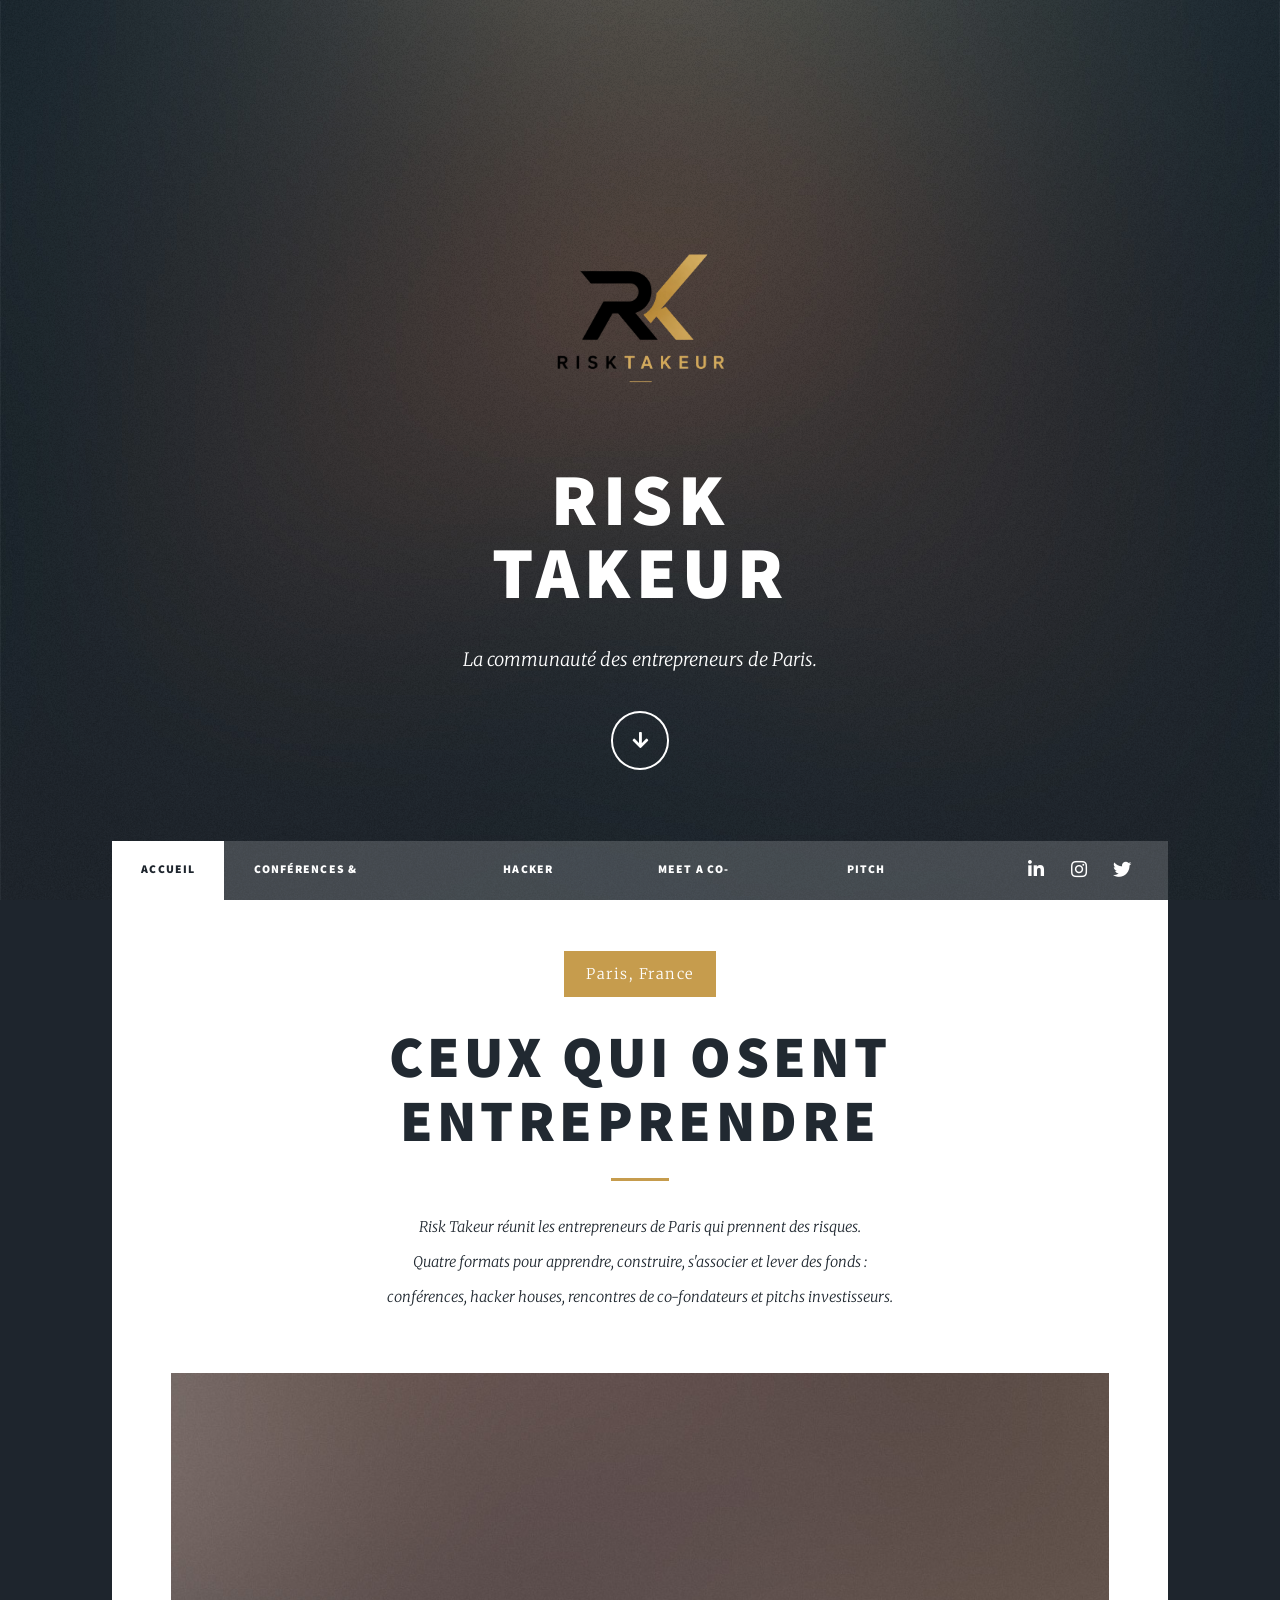
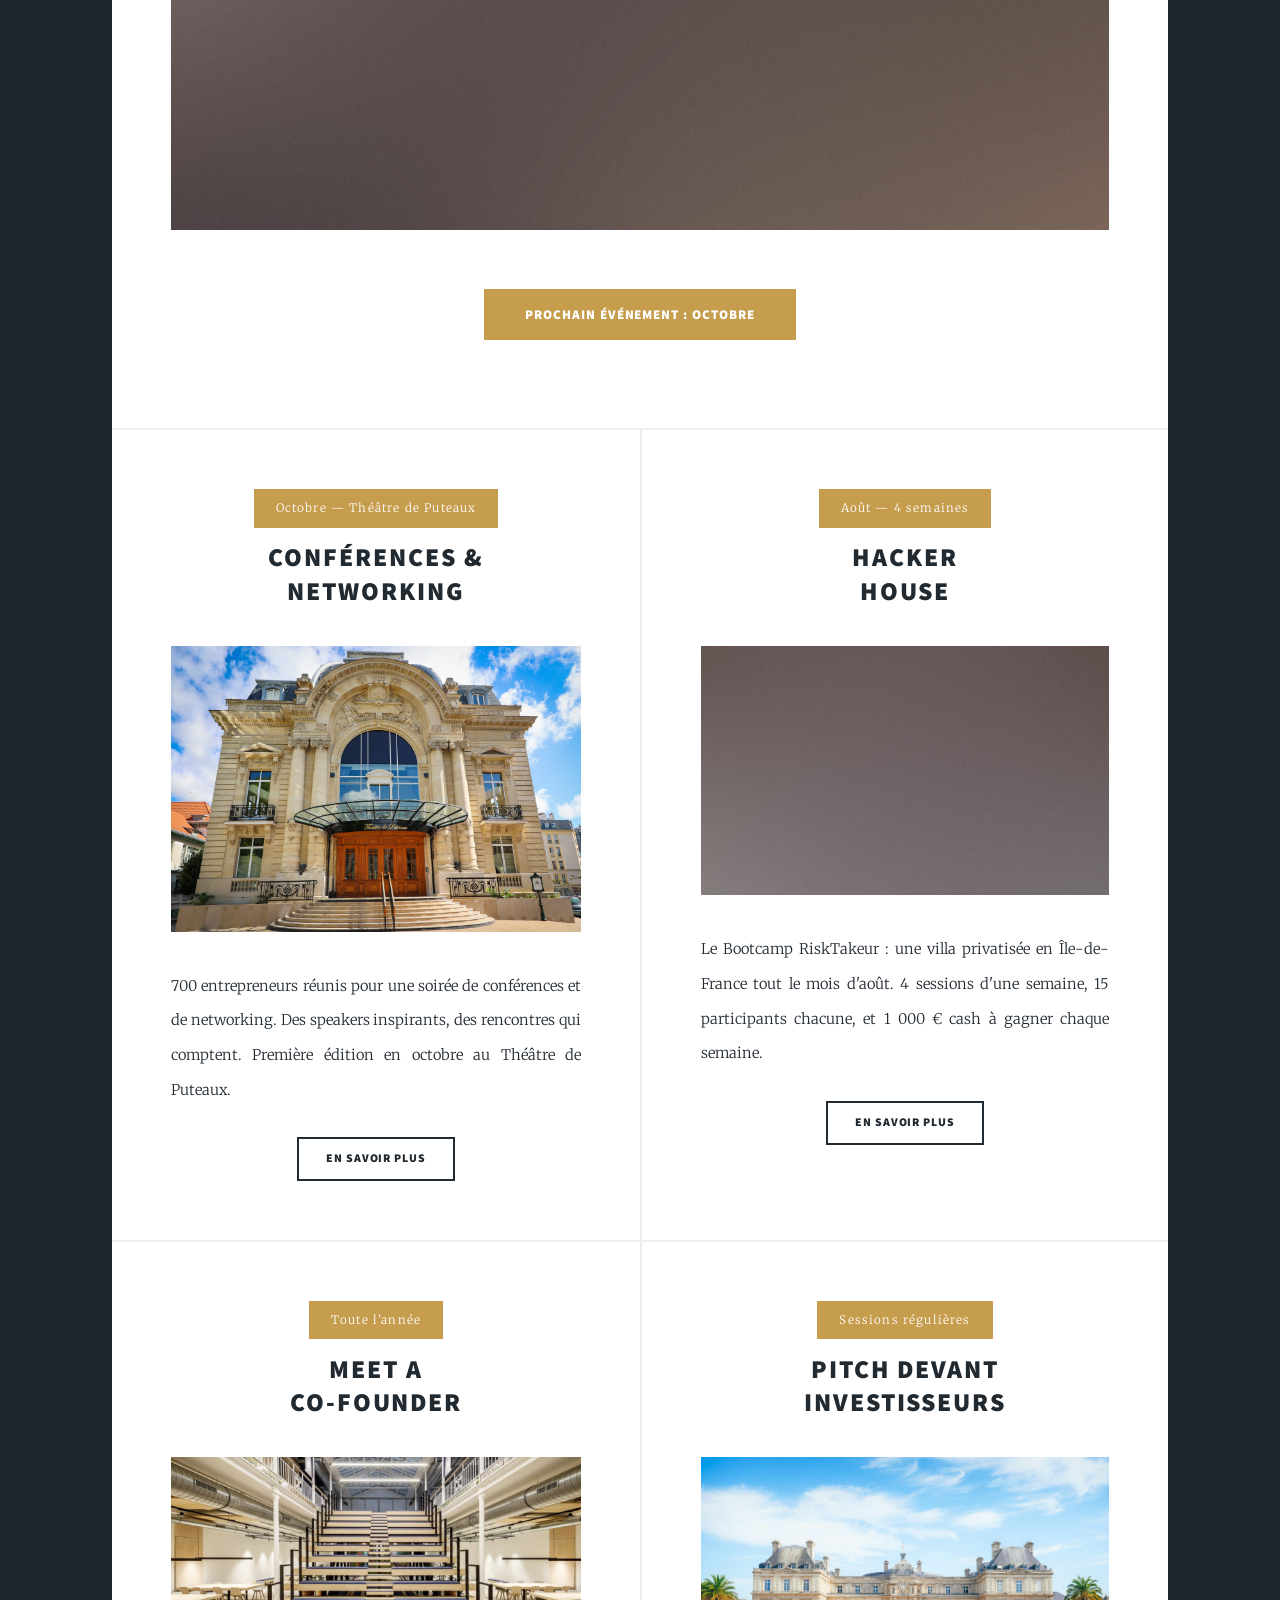
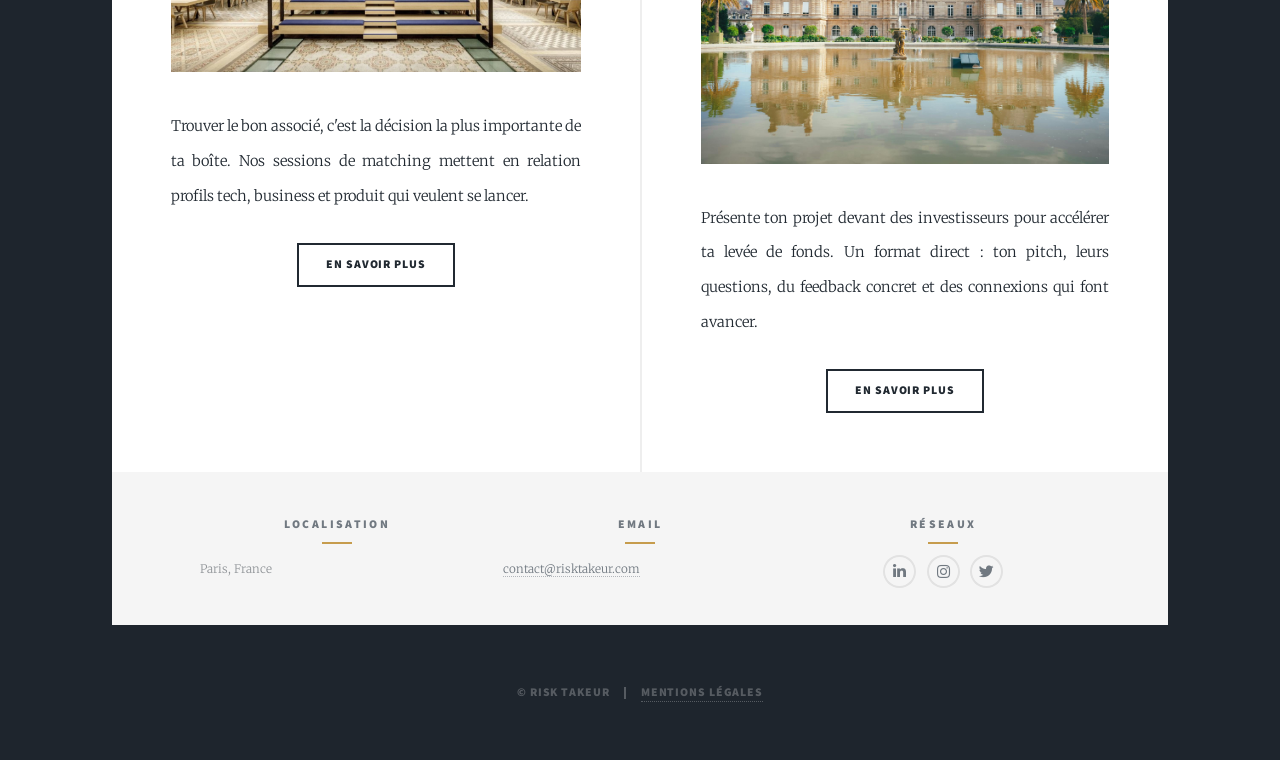
<file: index.html>
<!DOCTYPE HTML>
<!--
	Massively by HTML5 UP
	html5up.net | @ajlkn
	Free for personal and commercial use under the CCA 3.0 license (html5up.net/license)
-->
<html lang="fr">
	<head>
		<title>Risk Takeur — La communauté des entrepreneurs de Paris</title>
		<meta charset="utf-8" />
		<meta name="viewport" content="width=device-width, initial-scale=1, user-scalable=no" />
		<meta name="description" content="Risk Takeur, la communauté des entrepreneurs de Paris : conférences, hacker houses, rencontres de co-fondateurs et sessions de pitch devant investisseurs." />
		<link rel="stylesheet" href="assets/css/main.css" />
		<link rel="stylesheet" href="assets/css/custom.css" />
		<noscript><link rel="stylesheet" href="assets/css/noscript.css" /></noscript>
	</head>
	<body class="is-preload">

		<!-- Wrapper -->
			<div id="wrapper" class="fade-in">

				<!-- Intro -->
					<div id="intro">
						<img src="images/logo blanc tranparent.png" alt="Risk Takeur" class="logo-intro" />
						<h1>Risk<br />
						Takeur</h1>
						<p>La communauté des entrepreneurs de Paris.</p>
						<ul class="actions">
							<li><a href="#header" class="button icon solid solo fa-arrow-down scrolly">Découvrir</a></li>
						</ul>
					</div>

				<!-- Header -->
					<header id="header">
							<a href="/" class="logo"><img src="images/logo blanc tranparent.png" alt="Risk Takeur" /></a>
					</header>

				<!-- Nav -->
					<nav id="nav">
						<ul class="links">
							<li class="active"><a href="/">Accueil</a></li>
							<li><a href="/conferences-networking/">Conférences &amp; Networking</a></li>
							<li><a href="/hacker-house/">Hacker House</a></li>
							<li><a href="/meet-a-co-founder/">Meet a Co-Founder</a></li>
							<li><a href="/pitch-investisseurs/">Pitch Investisseurs</a></li>
						</ul>
						<ul class="icons">
							<li><a href="https://www.linkedin.com/company/risktakeur/" class="icon brands fa-linkedin-in"><span class="label">LinkedIn</span></a></li>
							<li><a href="#" class="icon brands fa-instagram"><span class="label">Instagram</span></a></li>
							<li><a href="#" class="icon brands fa-twitter"><span class="label">X</span></a></li>
						</ul>
					</nav>

				<!-- Main -->
					<div id="main">

						<!-- Featured Post -->
							<article class="post featured">
								<header class="major">
									<span class="date">Paris, France</span>
									<h2><a href="/conferences-networking/">Ceux qui osent<br />
									entreprendre</a></h2>
									<p>Risk Takeur réunit les entrepreneurs de Paris qui prennent des risques.<br />
									Quatre formats pour apprendre, construire, s'associer et lever des fonds :<br />
									conférences, hacker houses, rencontres de co-fondateurs et pitchs investisseurs.</p>
								</header>
								<a href="conferences.html" class="image main"><img src="images/pic01.jpg" alt="Conférence Risk Takeur" /></a>
								<ul class="actions special">
									<li><a href="/conferences-networking/" class="button large primary">Prochain événement : octobre</a></li>
								</ul>
							</article>

						<!-- Posts -->
							<section class="posts">
								<article>
									<header>
										<span class="date">Octobre — Théâtre de Puteaux</span>
										<h2><a href="/conferences-networking/">Conférences &amp;<br />
										Networking</a></h2>
									</header>
								<a href="/conferences-networking/" class="image fit"><img src="images/théâtre.jpg" alt="Conférences et networking" /></a>
								<p>700 entrepreneurs réunis pour une soirée de conférences et de networking. Des speakers inspirants, des rencontres qui comptent. Première édition en octobre au Théâtre de Puteaux.</p>
								<ul class="actions special">
									<li><a href="/conferences-networking/" class="button">En savoir plus</a></li>
									</ul>
								</article>
								<article>
									<header>
										<span class="date">Août — 4 semaines</span>
										<h2><a href="/hacker-house/">Hacker<br />
										House</a></h2>
									</header>
									<a href="/hacker-house/" class="image fit"><img src="images/pic03.jpg" alt="Hacker house" /></a>
									<p>Le Bootcamp RiskTakeur : une villa privatisée en Île-de-France tout le mois d'août. 4 sessions d'une semaine, 15 participants chacune, et 1&nbsp;000&nbsp;€ cash à gagner chaque semaine.</p>
									<ul class="actions special">
										<li><a href="/hacker-house/" class="button">En savoir plus</a></li>
									</ul>
								</article>
								<article>
									<header>
										<span class="date">Toute l'année</span>
										<h2><a href="/meet-a-co-founder/">Meet a<br />
										Co-Founder</a></h2>
									</header>
									<a href="/meet-a-co-founder/" class="image fit"><img src="images/Campus%20Albert%20School/Amphi.jpg" alt="L'amphithéâtre du campus Albert School — Meet a co-founder" /></a>
									<p>Trouver le bon associé, c'est la décision la plus importante de ta boîte. Nos sessions de matching mettent en relation profils tech, business et produit qui veulent se lancer.</p>
									<ul class="actions special">
										<li><a href="/meet-a-co-founder/" class="button">En savoir plus</a></li>
									</ul>
								</article>
								<article>
									<header>
										<span class="date">Sessions régulières</span>
										<h2><a href="/pitch-investisseurs/">Pitch devant<br />
										investisseurs</a></h2>
									</header>
									<a href="/pitch-investisseurs/" class="image fit"><img src="images/palais-du-luxembourg.jpg" alt="Pitch devant investisseurs" /></a>
									<p>Présente ton projet devant des investisseurs pour accélérer ta levée de fonds. Un format direct : ton pitch, leurs questions, du feedback concret et des connexions qui font avancer.</p>
									<ul class="actions special">
										<li><a href="/pitch-investisseurs/" class="button">En savoir plus</a></li>
									</ul>
								</article>
							</section>

					</div>

				<!-- Footer -->
					<footer id="footer">
						<div class="rt-footer">
							<section>
								<h3>Localisation</h3>
								<p>Paris, France</p>
							</section>
							<section>
								<h3>Email</h3>
								<p><a href="mailto:contact@risktakeur.com">contact@risktakeur.com</a></p>
							</section>
							<section>
								<h3>Réseaux</h3>
								<ul class="icons alt">
									<li><a href="https://www.linkedin.com/company/risktakeur/" class="icon brands alt fa-linkedin-in"><span class="label">LinkedIn</span></a></li>
									<li><a href="#" class="icon brands alt fa-instagram"><span class="label">Instagram</span></a></li>
									<li><a href="#" class="icon brands alt fa-twitter"><span class="label">X</span></a></li>
								</ul>
							</section>
						</div>
					</footer>

				<!-- Copyright -->
					<div id="copyright">
						<ul><li>&copy; Risk Takeur</li><li><a href="/mentions-legales/">Mentions légales</a></li></ul>
					</div>

			</div>

		<!-- Scripts -->
			<script src="assets/js/jquery.min.js"></script>
			<script src="assets/js/jquery.scrollex.min.js"></script>
			<script src="assets/js/jquery.scrolly.min.js"></script>
			<script src="assets/js/browser.min.js"></script>
			<script src="assets/js/breakpoints.min.js"></script>
			<script src="assets/js/util.js"></script>
			<script src="assets/js/main.js"></script>

	</body>
</html>
</file>
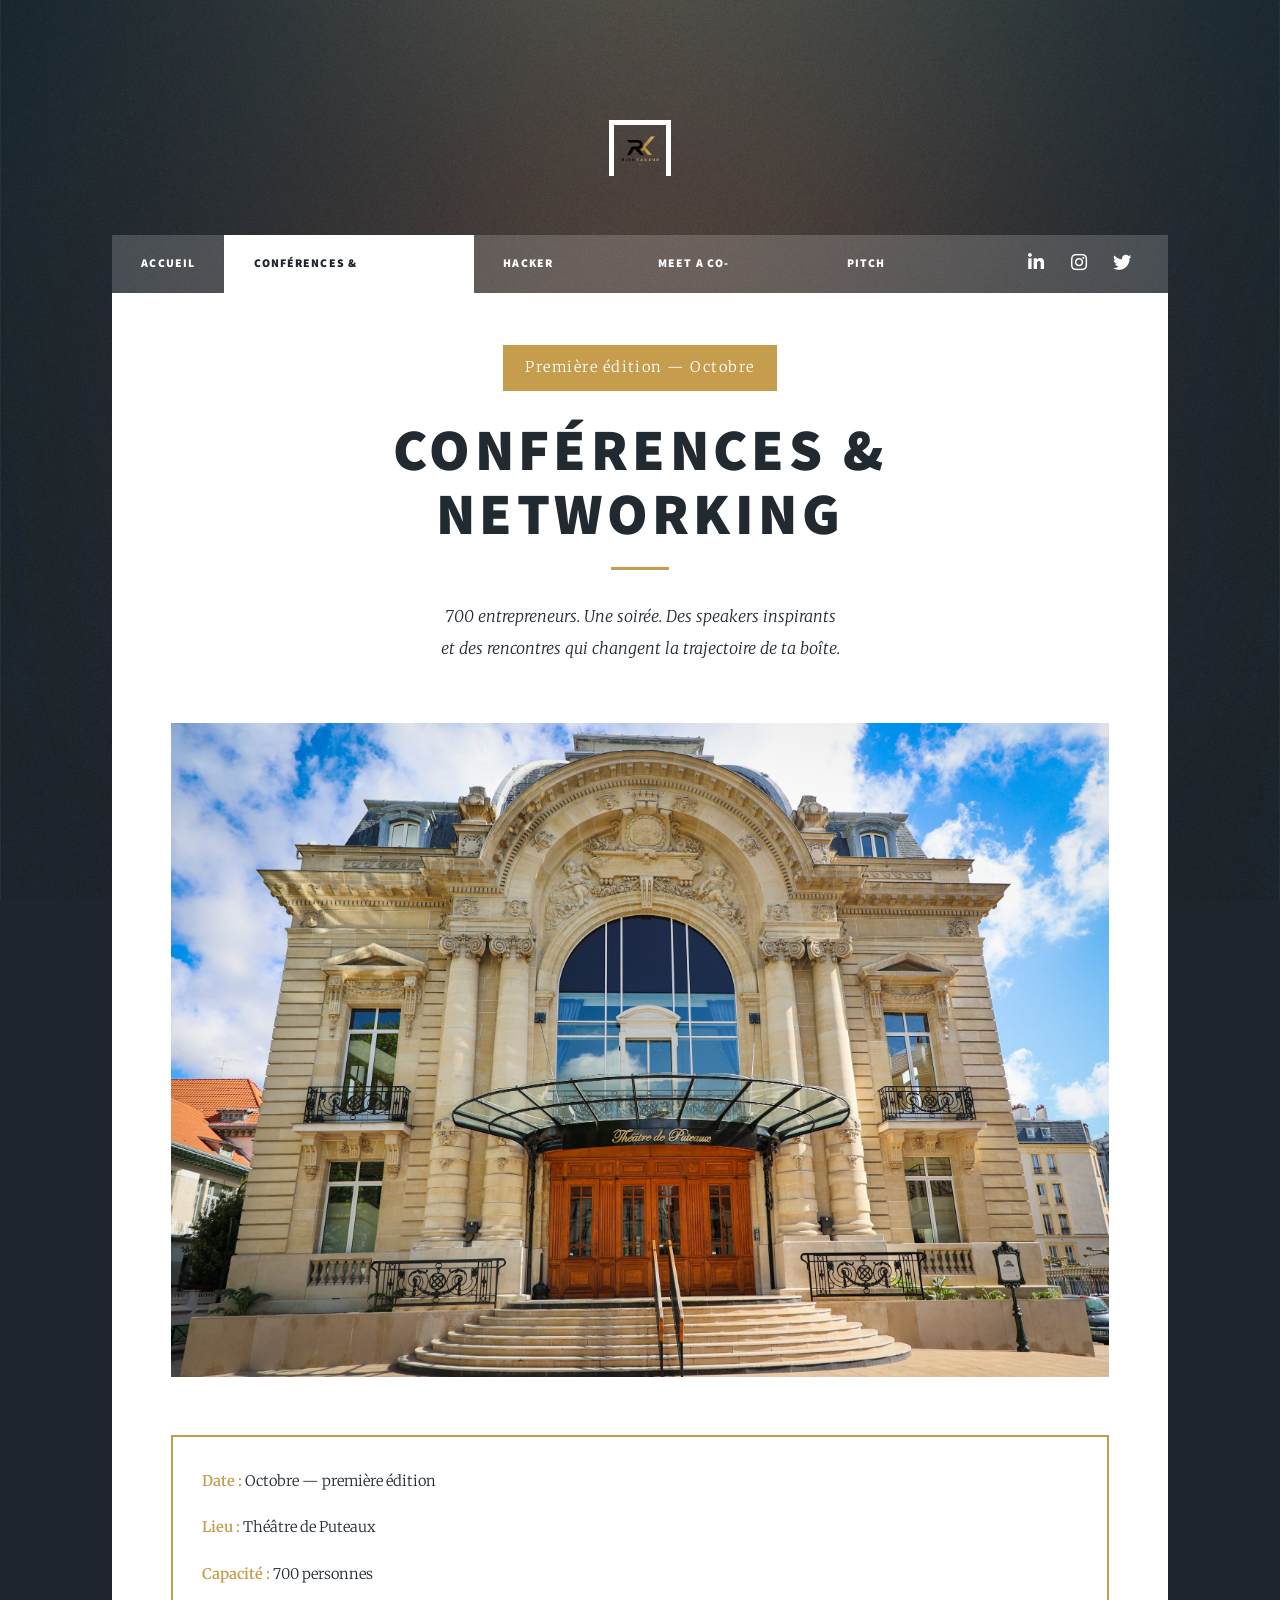
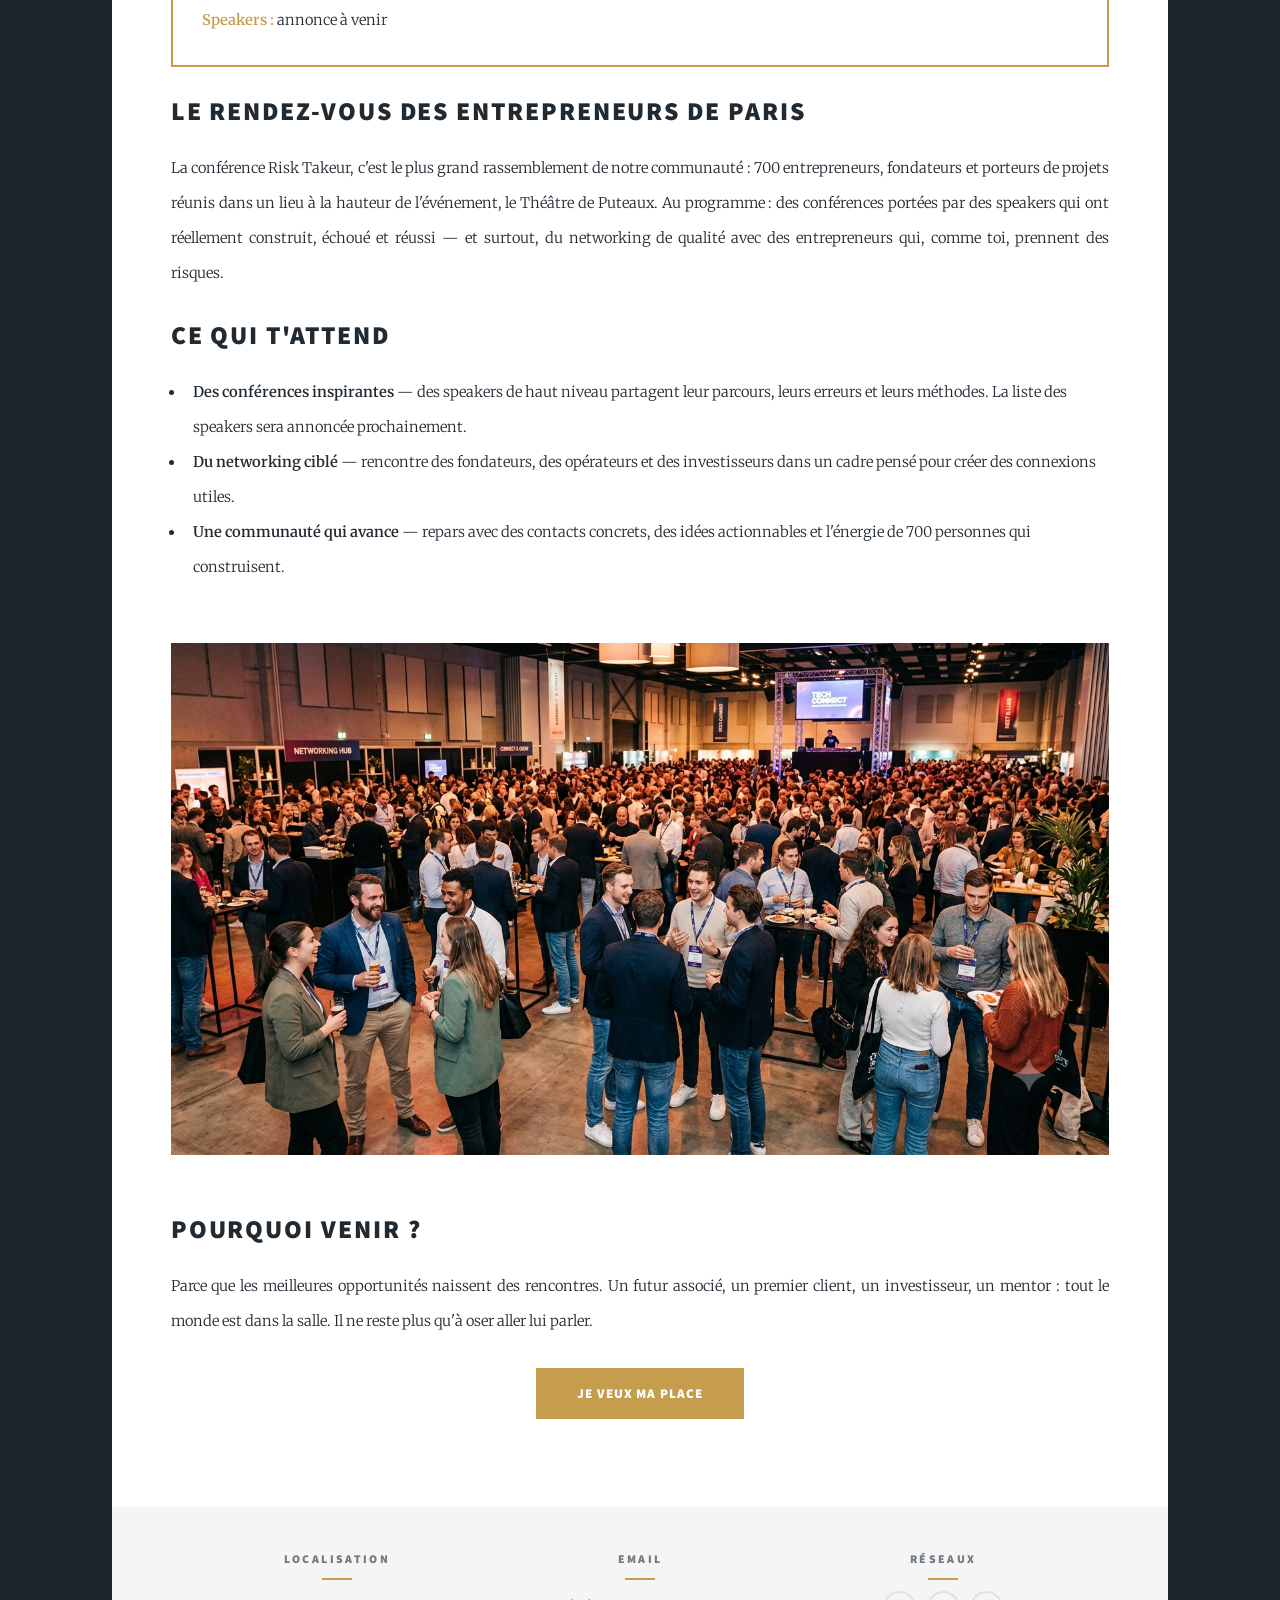
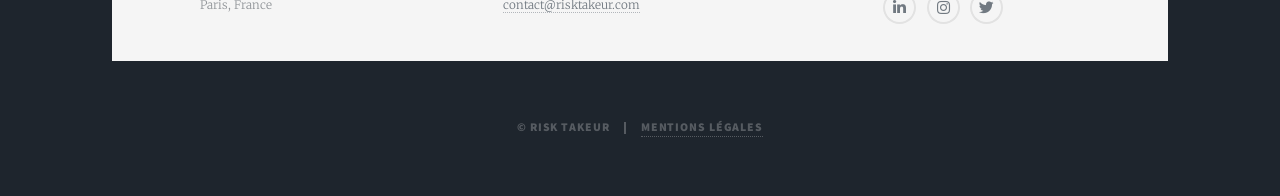
<file: conferences-networking/index.html>
<!DOCTYPE HTML>
<html lang="fr">
	<head>
		<title>Conférences &amp; Networking — Risk Takeur</title>
		<meta charset="utf-8" />
		<meta name="viewport" content="width=device-width, initial-scale=1, user-scalable=no" />
		<meta name="description" content="La conférence Risk Takeur : 700 entrepreneurs réunis au Théâtre de Puteaux pour une soirée de conférences et de networking. Première édition en octobre." />
		<link rel="stylesheet" href="../assets/css/main.css" />
		<link rel="stylesheet" href="../assets/css/custom.css" />
		<noscript><link rel="stylesheet" href="../assets/css/noscript.css" /></noscript>
	</head>
	<body class="is-preload">

		<!-- Wrapper -->
			<div id="wrapper">

				<!-- Header -->
					<header id="header">
						<a href="/" class="logo"><img src="../images/logo blanc tranparent.png" alt="Risk Takeur" /></a>
					</header>

				<!-- Nav -->
					<nav id="nav">
						<ul class="links">
							<li><a href="/">Accueil</a></li>
							<li class="active"><a href="/conferences-networking/">Conférences &amp; Networking</a></li>
							<li><a href="/hacker-house/">Hacker House</a></li>
							<li><a href="/meet-a-co-founder/">Meet a Co-Founder</a></li>
							<li><a href="/pitch-investisseurs/">Pitch Investisseurs</a></li>
						</ul>
						<ul class="icons">
							<li><a href="https://www.linkedin.com/company/risktakeur/" class="icon brands fa-linkedin-in"><span class="label">LinkedIn</span></a></li>
							<li><a href="#" class="icon brands fa-instagram"><span class="label">Instagram</span></a></li>
							<li><a href="#" class="icon brands fa-twitter"><span class="label">X</span></a></li>
						</ul>
					</nav>

				<!-- Main -->
					<div id="main">

						<!-- Post -->
							<section class="post">
								<header class="major">
									<span class="date">Première édition — Octobre</span>
									<h1>Conférences &amp;<br />
									Networking</h1>
									<p>700 entrepreneurs. Une soirée. Des speakers inspirants<br />
									et des rencontres qui changent la trajectoire de ta boîte.</p>
								</header>
								<div class="image main"><img src="../images/théâtre.jpg" alt="Théâtre de Puteaux — Risk Takeur" /></div>

								<div class="rt-infos">
									<ul>
										<li><strong>Date :</strong> Octobre — première édition</li>
										<li><strong>Lieu :</strong> Théâtre de Puteaux</li>
										<li><strong>Capacité :</strong> 700 personnes</li>
										<li><strong>Speakers :</strong> annonce à venir</li>
									</ul>
								</div>

								<h2>Le rendez-vous des entrepreneurs de Paris</h2>
								<p>La conférence Risk Takeur, c'est le plus grand rassemblement de notre communauté : 700 entrepreneurs, fondateurs et porteurs de projets réunis dans un lieu à la hauteur de l'événement, le Théâtre de Puteaux. Au programme : des conférences portées par des speakers qui ont réellement construit, échoué et réussi — et surtout, du networking de qualité avec des entrepreneurs qui, comme toi, prennent des risques.</p>

								<h2>Ce qui t'attend</h2>
								<ul>
									<li><strong>Des conférences inspirantes</strong> — des speakers de haut niveau partagent leur parcours, leurs erreurs et leurs méthodes. La liste des speakers sera annoncée prochainement.</li>
									<li><strong>Du networking ciblé</strong> — rencontre des fondateurs, des opérateurs et des investisseurs dans un cadre pensé pour créer des connexions utiles.</li>
									<li><strong>Une communauté qui avance</strong> — repars avec des contacts concrets, des idées actionnables et l'énergie de 700 personnes qui construisent.</li>
								</ul>

								<div class="image main"><img src="../images/Networking.png" alt="Networking Risk Takeur" /></div>

						<h2>Pourquoi venir&nbsp;?</h2>
								<p>Parce que les meilleures opportunités naissent des rencontres. Un futur associé, un premier client, un investisseur, un mentor : tout le monde est dans la salle. Il ne reste plus qu'à oser aller lui parler.</p>

								<ul class="actions special">
									<li><a href="mailto:contact@risktakeur.com?subject=Conf%C3%A9rences%20%26%20Networking%20%E2%80%94%20Je%20veux%20ma%20place" class="button large primary">Je veux ma place</a></li>
								</ul>
							</section>

					</div>

				<!-- Footer -->
					<footer id="footer">
						<div class="rt-footer">
							<section>
								<h3>Localisation</h3>
								<p>Paris, France</p>
							</section>
							<section>
								<h3>Email</h3>
								<p><a href="mailto:contact@risktakeur.com">contact@risktakeur.com</a></p>
							</section>
							<section>
								<h3>Réseaux</h3>
								<ul class="icons alt">
									<li><a href="https://www.linkedin.com/company/risktakeur/" class="icon brands alt fa-linkedin-in"><span class="label">LinkedIn</span></a></li>
									<li><a href="#" class="icon brands alt fa-instagram"><span class="label">Instagram</span></a></li>
									<li><a href="#" class="icon brands alt fa-twitter"><span class="label">X</span></a></li>
								</ul>
							</section>
						</div>
					</footer>

				<!-- Copyright -->
					<div id="copyright">
						<ul><li>&copy; Risk Takeur</li><li><a href="/mentions-legales/">Mentions légales</a></li></ul>
					</div>

			</div>

		<!-- Scripts -->
			<script src="../assets/js/jquery.min.js"></script>
			<script src="../assets/js/jquery.scrollex.min.js"></script>
			<script src="../assets/js/jquery.scrolly.min.js"></script>
			<script src="../assets/js/browser.min.js"></script>
			<script src="../assets/js/breakpoints.min.js"></script>
			<script src="../assets/js/util.js"></script>
			<script src="../assets/js/main.js"></script>

	</body>
</html>
</file>
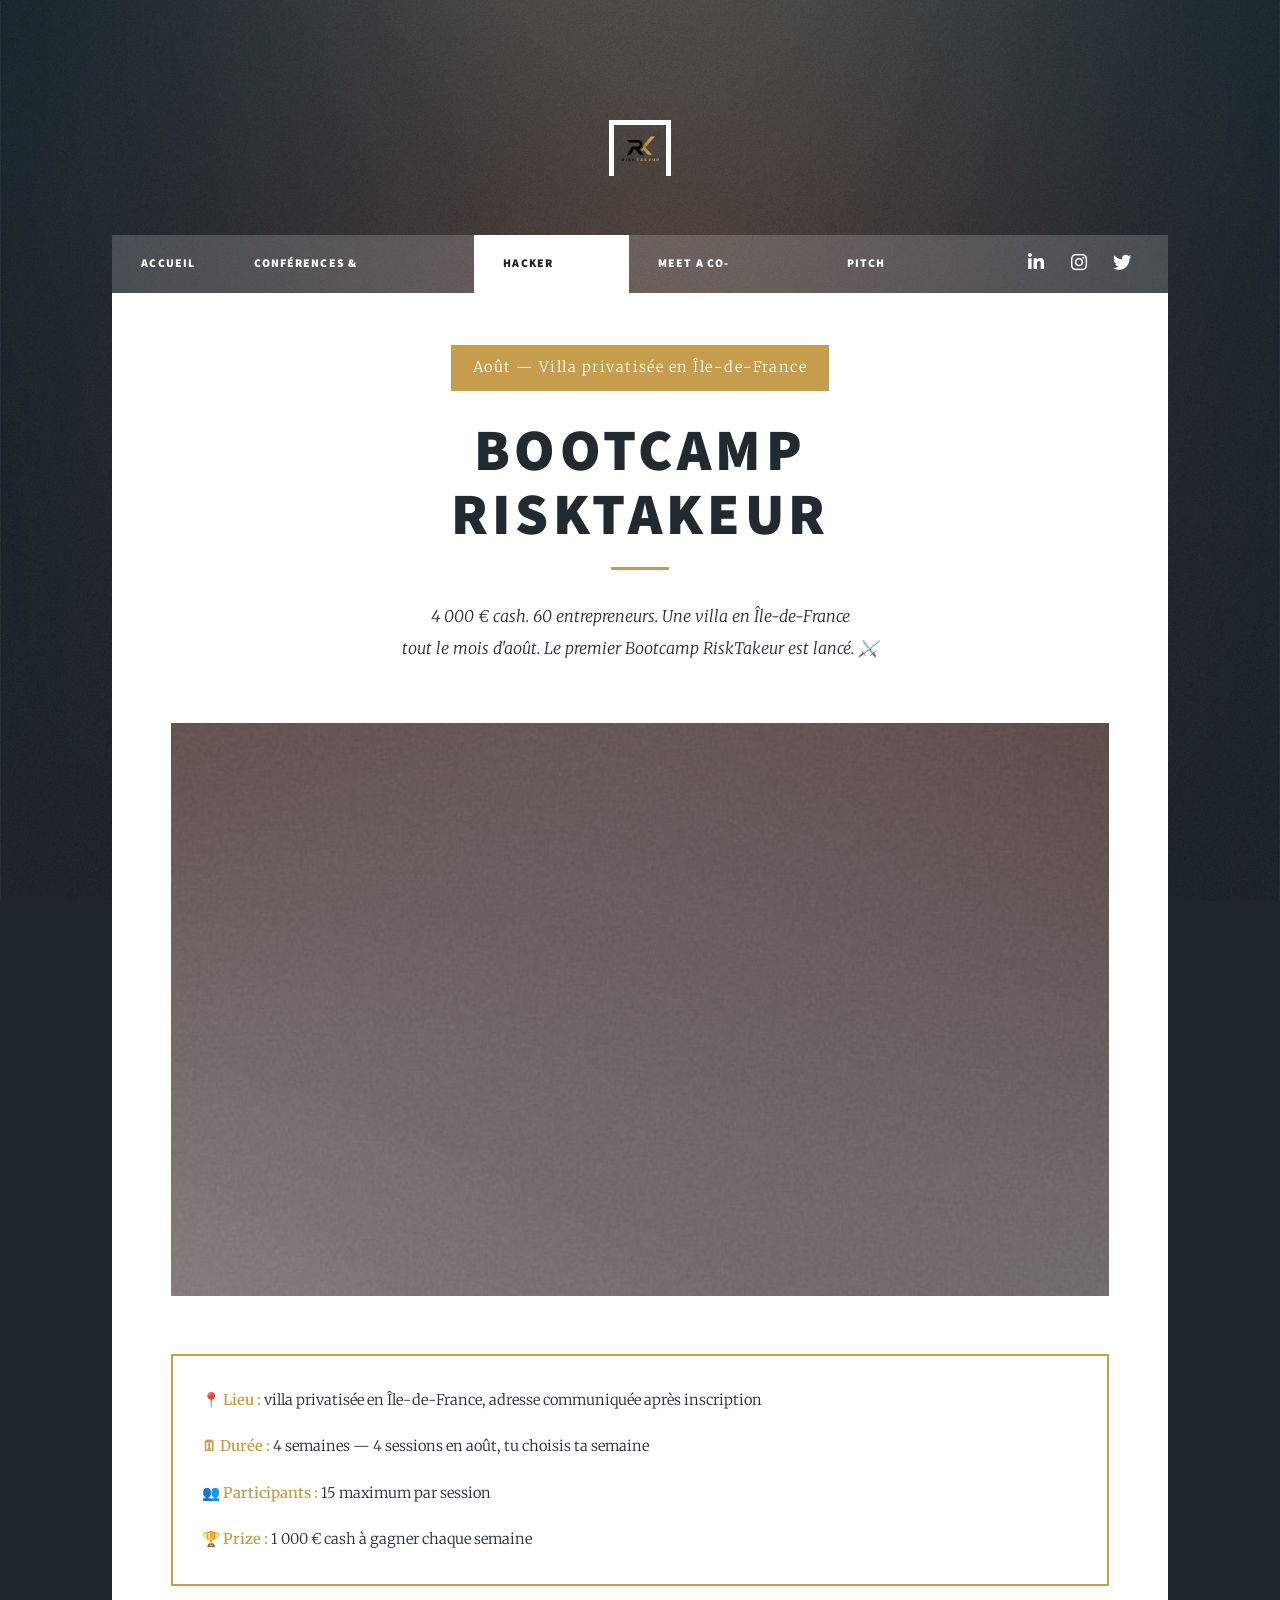
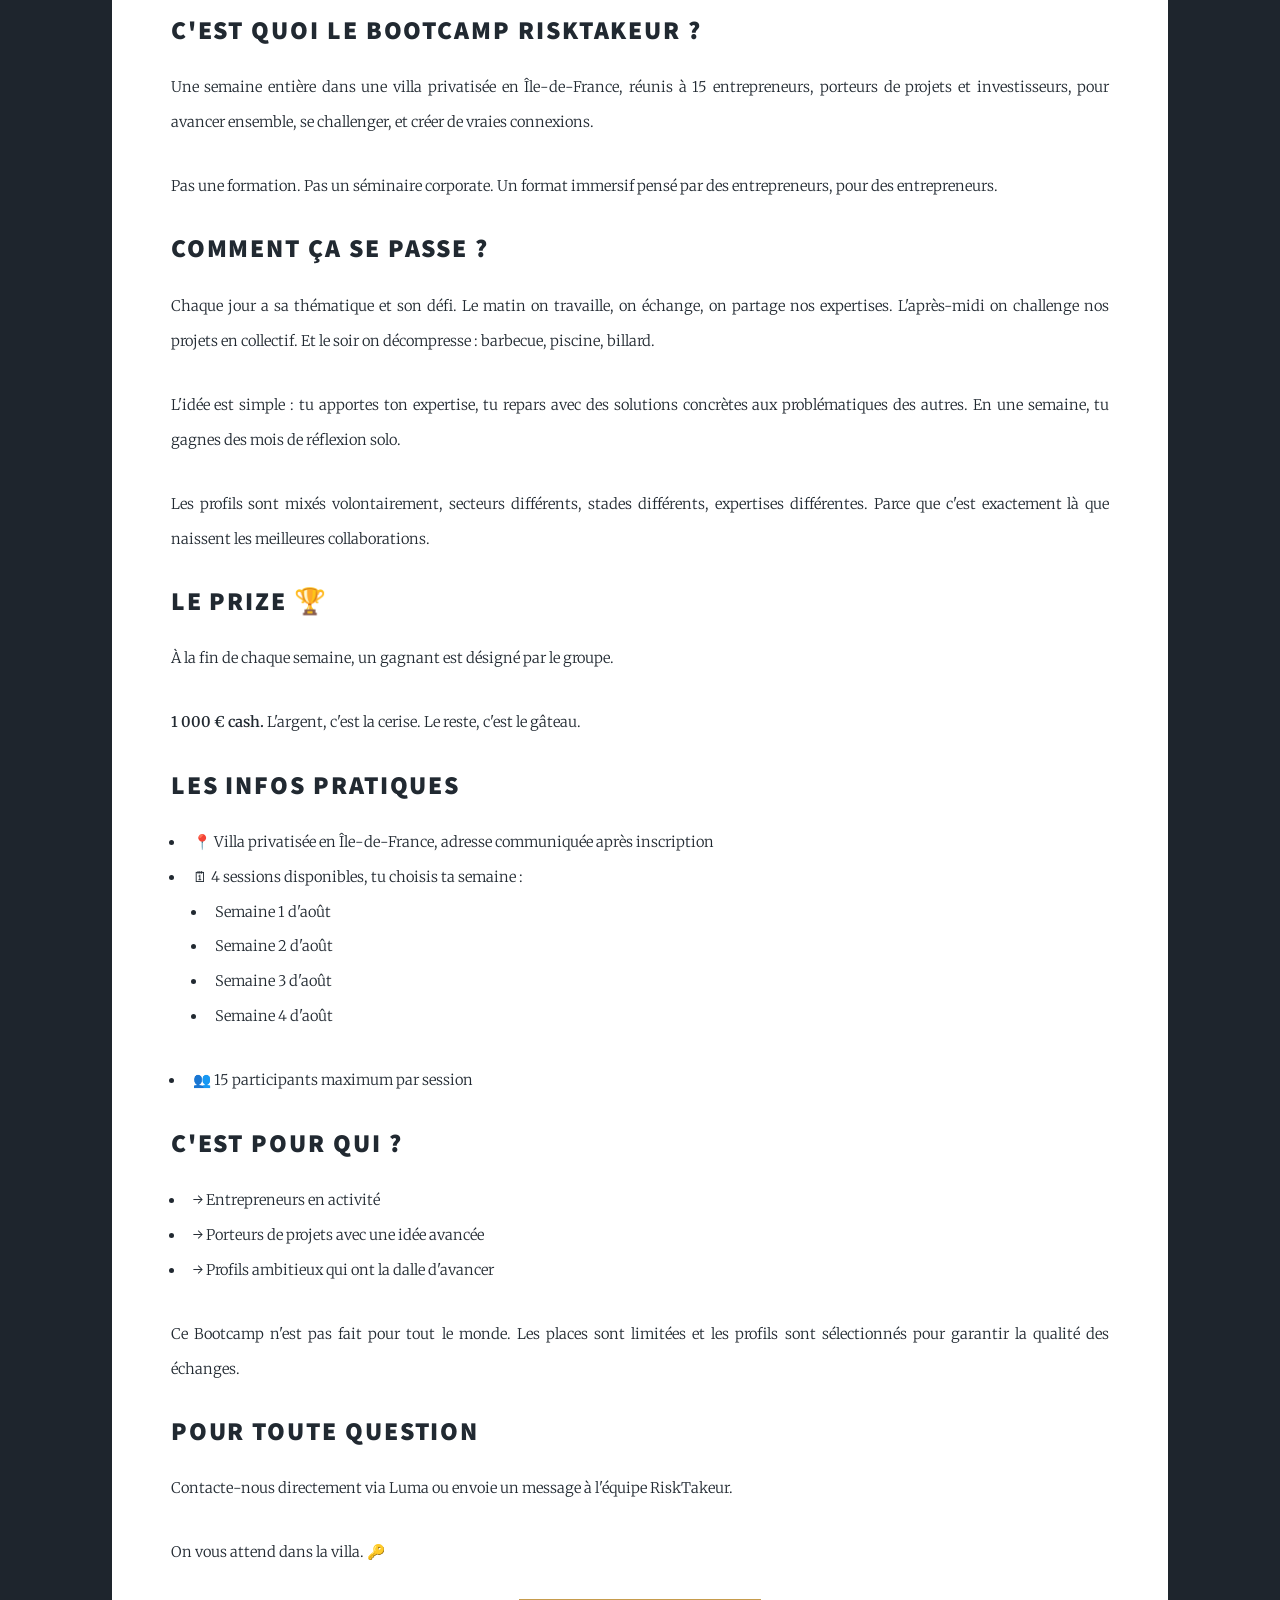
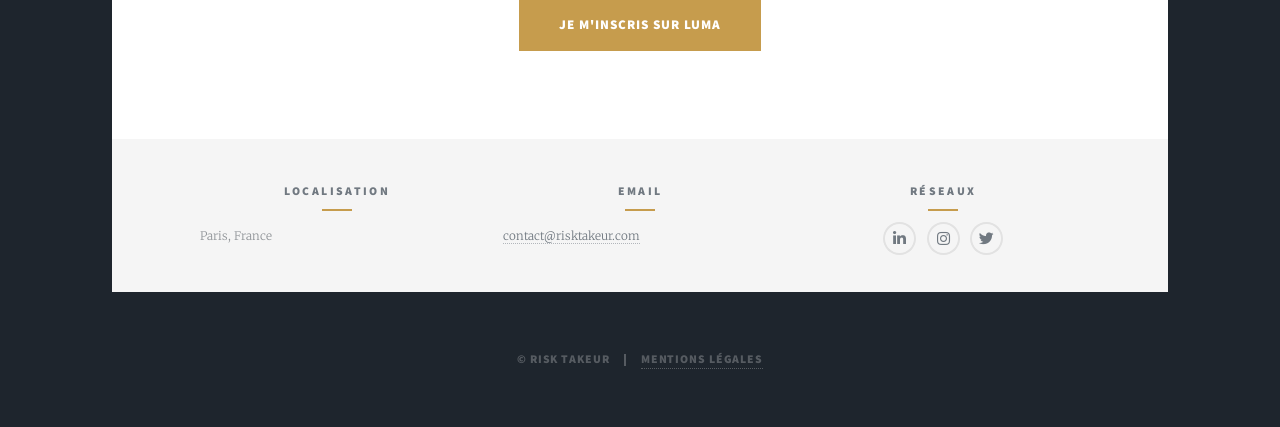
<file: hacker-house/index.html>
<!DOCTYPE HTML>
<html lang="fr">
	<head>
		<title>Bootcamp RiskTakeur — Hacker House — Risk Takeur</title>
		<meta charset="utf-8" />
		<meta name="viewport" content="width=device-width, initial-scale=1, user-scalable=no" />
		<meta name="description" content="Le Bootcamp RiskTakeur : une semaine dans une villa privatisée en Île-de-France avec 15 entrepreneurs. 4 sessions en août, 1 000 € cash à gagner chaque semaine." />
		<link rel="stylesheet" href="../assets/css/main.css" />
		<link rel="stylesheet" href="../assets/css/custom.css" />
		<noscript><link rel="stylesheet" href="../assets/css/noscript.css" /></noscript>
	</head>
	<body class="is-preload">

		<!-- Wrapper -->
			<div id="wrapper">

				<!-- Header -->
					<header id="header">
						<a href="/" class="logo"><img src="../images/logo blanc tranparent.png" alt="Risk Takeur" /></a>
					</header>

				<!-- Nav -->
					<nav id="nav">
						<ul class="links">
							<li><a href="/">Accueil</a></li>
							<li><a href="/conferences-networking/">Conférences &amp; Networking</a></li>
							<li class="active"><a href="/hacker-house/">Hacker House</a></li>
							<li><a href="/meet-a-co-founder/">Meet a Co-Founder</a></li>
							<li><a href="/pitch-investisseurs/">Pitch Investisseurs</a></li>
						</ul>
						<ul class="icons">
							<li><a href="https://www.linkedin.com/company/risktakeur/" class="icon brands fa-linkedin-in"><span class="label">LinkedIn</span></a></li>
							<li><a href="#" class="icon brands fa-instagram"><span class="label">Instagram</span></a></li>
							<li><a href="#" class="icon brands fa-twitter"><span class="label">X</span></a></li>
						</ul>
					</nav>

				<!-- Main -->
					<div id="main">

						<!-- Post -->
							<section class="post">
								<header class="major">
									<span class="date">Août — Villa privatisée en Île-de-France</span>
									<h1>Bootcamp<br />
									RiskTakeur</h1>
									<p>4 000&nbsp;€ cash. 60 entrepreneurs. Une villa en Île-de-France<br />
									tout le mois d'août. Le premier Bootcamp RiskTakeur est lancé. ⚔️</p>
								</header>
								<div class="image main"><img src="../images/pic03.jpg" alt="Bootcamp RiskTakeur" /></div>

								<div class="rt-infos">
									<ul>
										<li><strong>📍 Lieu :</strong> villa privatisée en Île-de-France, adresse communiquée après inscription</li>
										<li><strong>🗓 Durée :</strong> 4 semaines — 4 sessions en août, tu choisis ta semaine</li>
										<li><strong>👥 Participants :</strong> 15 maximum par session</li>
										<li><strong>🏆 Prize :</strong> 1&nbsp;000&nbsp;€ cash à gagner chaque semaine</li>
									</ul>
								</div>

								<h2>C'est quoi le Bootcamp RiskTakeur&nbsp;?</h2>
								<p>Une semaine entière dans une villa privatisée en Île-de-France, réunis à 15 entrepreneurs, porteurs de projets et investisseurs, pour avancer ensemble, se challenger, et créer de vraies connexions.</p>
								<p>Pas une formation. Pas un séminaire corporate. Un format immersif pensé par des entrepreneurs, pour des entrepreneurs.</p>

								<h2>Comment ça se passe&nbsp;?</h2>
								<p>Chaque jour a sa thématique et son défi. Le matin on travaille, on échange, on partage nos expertises. L'après-midi on challenge nos projets en collectif. Et le soir on décompresse : barbecue, piscine, billard.</p>
								<p>L'idée est simple : tu apportes ton expertise, tu repars avec des solutions concrètes aux problématiques des autres. En une semaine, tu gagnes des mois de réflexion solo.</p>
								<p>Les profils sont mixés volontairement, secteurs différents, stades différents, expertises différentes. Parce que c'est exactement là que naissent les meilleures collaborations.</p>

								<h2>Le prize 🏆</h2>
								<p>À la fin de chaque semaine, un gagnant est désigné par le groupe.</p>
								<p><strong>1&nbsp;000&nbsp;€ cash.</strong> L'argent, c'est la cerise. Le reste, c'est le gâteau.</p>

								<h2>Les infos pratiques</h2>
								<ul>
									<li>📍 Villa privatisée en Île-de-France, adresse communiquée après inscription</li>
									<li>🗓 4 sessions disponibles, tu choisis ta semaine :
										<ul>
											<li>Semaine 1 d'août</li>
											<li>Semaine 2 d'août</li>
											<li>Semaine 3 d'août</li>
											<li>Semaine 4 d'août</li>
										</ul>
									</li>
									<li>👥 15 participants maximum par session</li>
								</ul>

								<h2>C'est pour qui&nbsp;?</h2>
								<ul>
									<li>→ Entrepreneurs en activité</li>
									<li>→ Porteurs de projets avec une idée avancée</li>
									<li>→ Profils ambitieux qui ont la dalle d'avancer</li>
								</ul>
								<p>Ce Bootcamp n'est pas fait pour tout le monde. Les places sont limitées et les profils sont sélectionnés pour garantir la qualité des échanges.</p>

								<h2>Pour toute question</h2>
								<p>Contacte-nous directement via Luma ou envoie un message à l'équipe RiskTakeur.</p>
								<p>On vous attend dans la villa. 🔑</p>

								<ul class="actions special">
									<li><a href="https://luma.com/wr6yzkaw" target="_blank" rel="noopener" class="button large primary">Je m'inscris sur Luma</a></li>
								</ul>
							</section>

					</div>

				<!-- Footer -->
					<footer id="footer">
						<div class="rt-footer">
							<section>
								<h3>Localisation</h3>
								<p>Paris, France</p>
							</section>
							<section>
								<h3>Email</h3>
								<p><a href="mailto:contact@risktakeur.com">contact@risktakeur.com</a></p>
							</section>
							<section>
								<h3>Réseaux</h3>
								<ul class="icons alt">
									<li><a href="https://www.linkedin.com/company/risktakeur/" class="icon brands alt fa-linkedin-in"><span class="label">LinkedIn</span></a></li>
									<li><a href="#" class="icon brands alt fa-instagram"><span class="label">Instagram</span></a></li>
									<li><a href="#" class="icon brands alt fa-twitter"><span class="label">X</span></a></li>
								</ul>
							</section>
						</div>
					</footer>

				<!-- Copyright -->
					<div id="copyright">
						<ul><li>&copy; Risk Takeur</li><li><a href="/mentions-legales/">Mentions légales</a></li></ul>
					</div>

			</div>

		<!-- Scripts -->
			<script src="../assets/js/jquery.min.js"></script>
			<script src="../assets/js/jquery.scrollex.min.js"></script>
			<script src="../assets/js/jquery.scrolly.min.js"></script>
			<script src="../assets/js/browser.min.js"></script>
			<script src="../assets/js/breakpoints.min.js"></script>
			<script src="../assets/js/util.js"></script>
			<script src="../assets/js/main.js"></script>

	</body>
</html>
</file>
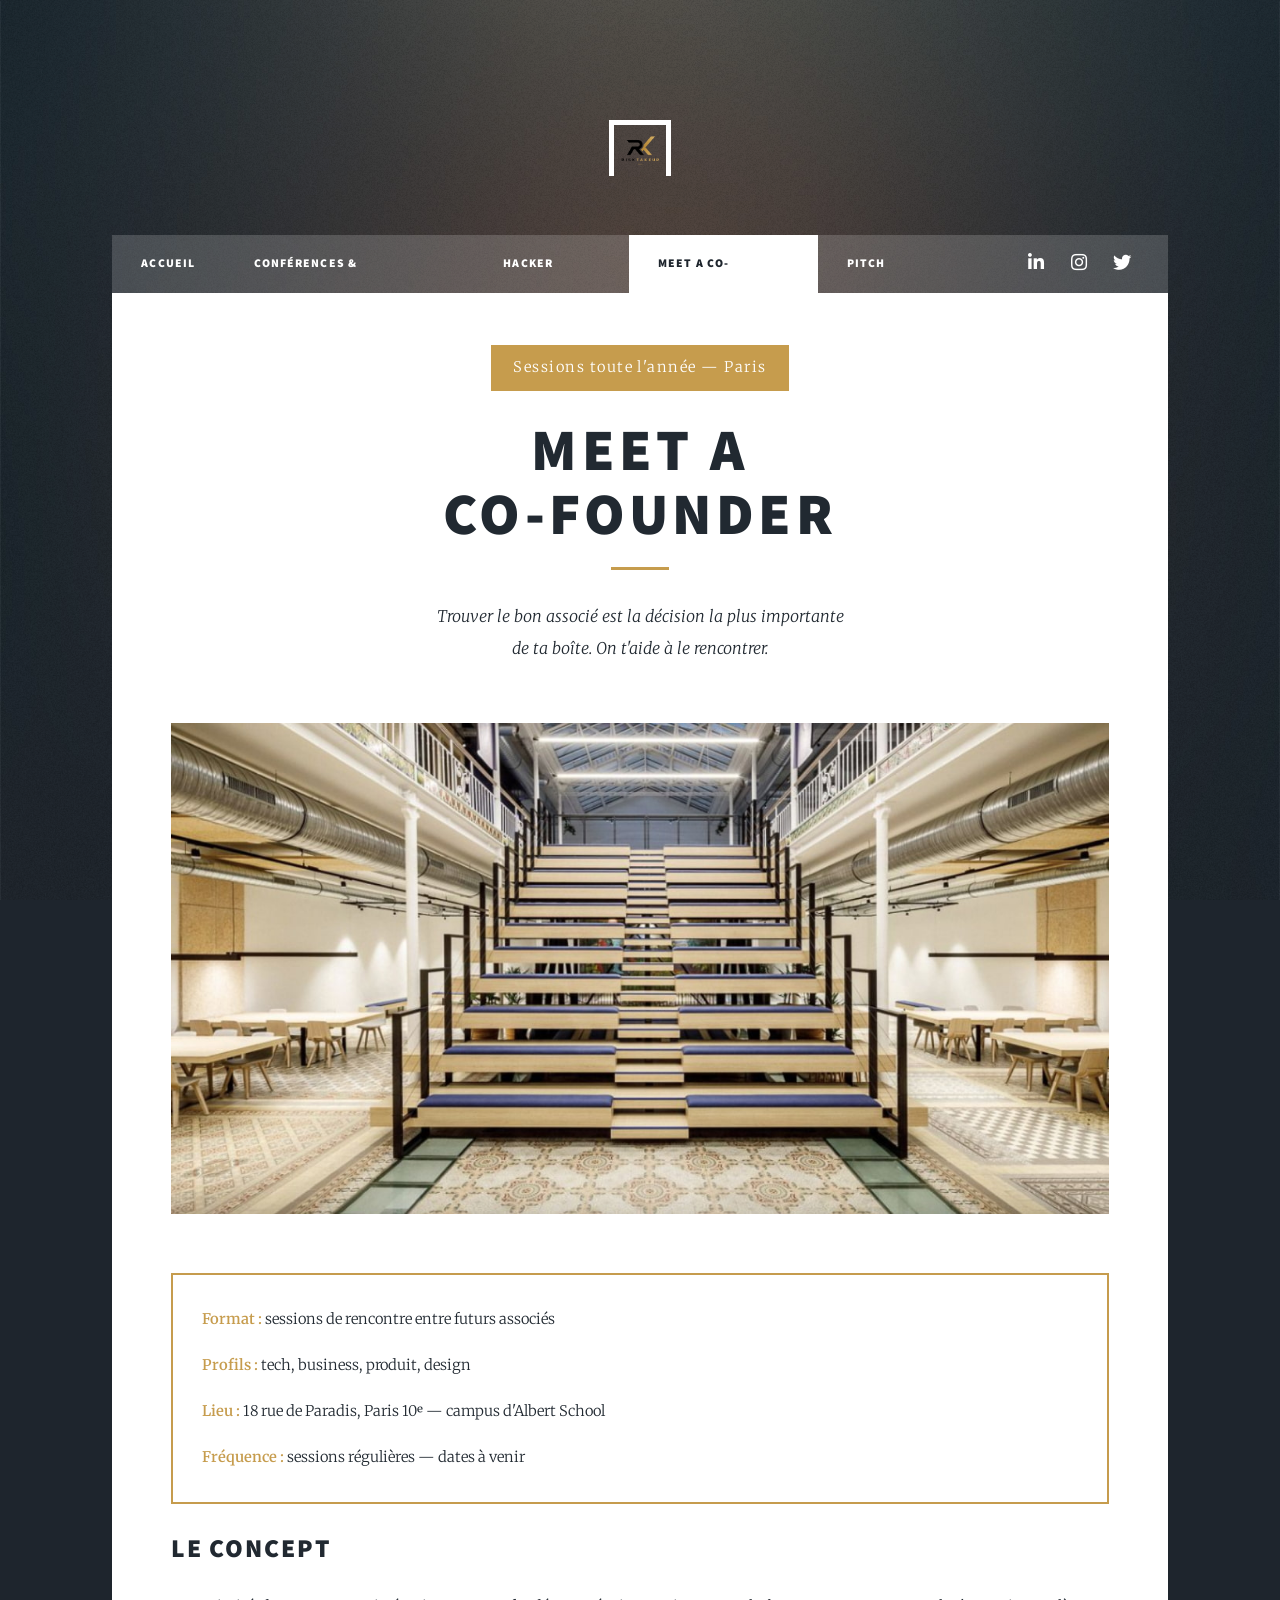
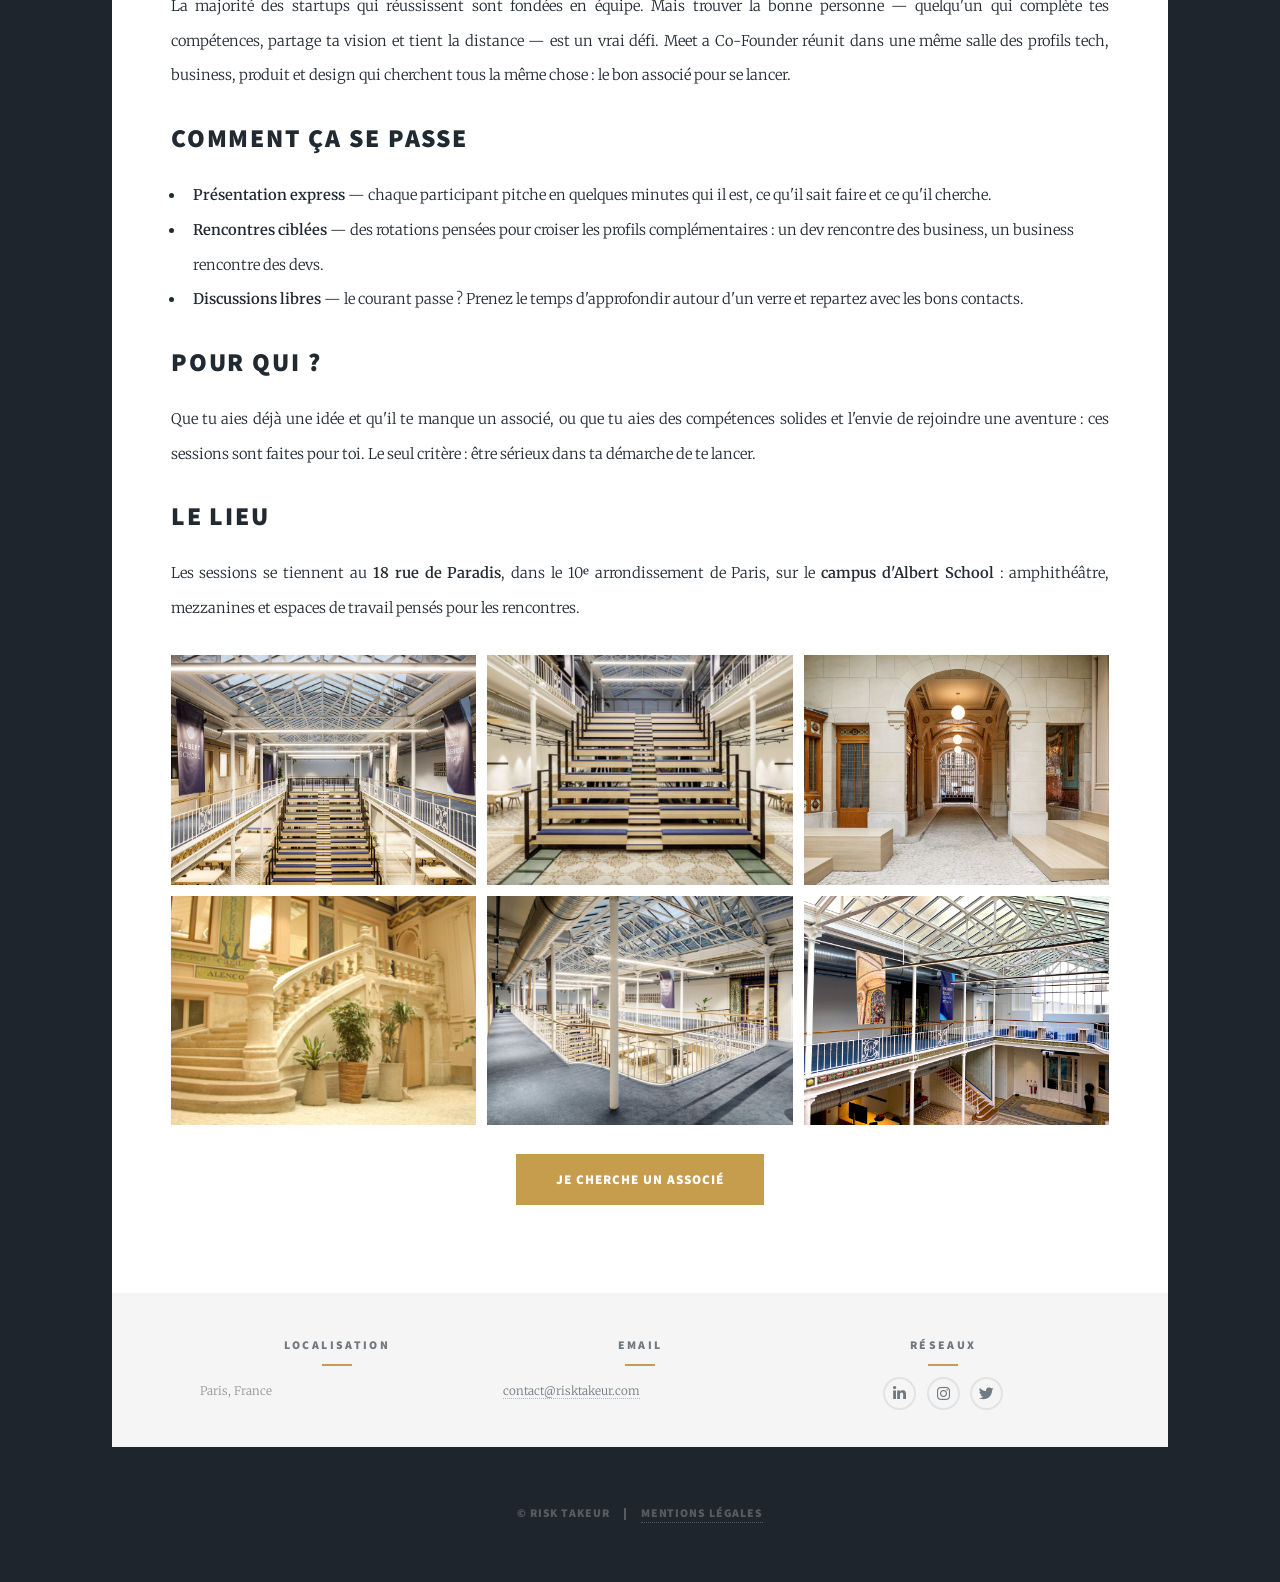
<file: meet-a-co-founder/index.html>
<!DOCTYPE HTML>
<html lang="fr">
	<head>
		<title>Meet a Co-Founder — Risk Takeur</title>
		<meta charset="utf-8" />
		<meta name="viewport" content="width=device-width, initial-scale=1, user-scalable=no" />
		<meta name="description" content="Meet a Co-Founder par Risk Takeur : des sessions de rencontre pour trouver l'associé idéal — profils tech, business et produit. Au 18 rue de Paradis, campus d'Albert School, Paris." />
		<link rel="stylesheet" href="../assets/css/main.css" />
		<link rel="stylesheet" href="../assets/css/custom.css" />
		<noscript><link rel="stylesheet" href="../assets/css/noscript.css" /></noscript>
	</head>
	<body class="is-preload">

		<!-- Wrapper -->
			<div id="wrapper">

				<!-- Header -->
					<header id="header">
						<a href="/" class="logo"><img src="../images/logo blanc tranparent.png" alt="Risk Takeur" /></a>
					</header>

				<!-- Nav -->
					<nav id="nav">
						<ul class="links">
							<li><a href="/">Accueil</a></li>
							<li><a href="/conferences-networking/">Conférences &amp; Networking</a></li>
							<li><a href="/hacker-house/">Hacker House</a></li>
							<li class="active"><a href="/meet-a-co-founder/">Meet a Co-Founder</a></li>
							<li><a href="/pitch-investisseurs/">Pitch Investisseurs</a></li>
						</ul>
						<ul class="icons">
							<li><a href="https://www.linkedin.com/company/risktakeur/" class="icon brands fa-linkedin-in"><span class="label">LinkedIn</span></a></li>
							<li><a href="#" class="icon brands fa-instagram"><span class="label">Instagram</span></a></li>
							<li><a href="#" class="icon brands fa-twitter"><span class="label">X</span></a></li>
						</ul>
					</nav>

				<!-- Main -->
					<div id="main">

						<!-- Post -->
							<section class="post">
								<header class="major">
									<span class="date">Sessions toute l'année — Paris</span>
									<h1>Meet a<br />
									Co-Founder</h1>
									<p>Trouver le bon associé est la décision la plus importante<br />
									de ta boîte. On t'aide à le rencontrer.</p>
								</header>
								<div class="image main"><img src="../images/Campus%20Albert%20School/Amphi.jpg" alt="L'amphithéâtre du campus Albert School — Meet a Co-Founder Risk Takeur" /></div>

								<div class="rt-infos">
									<ul>
										<li><strong>Format :</strong> sessions de rencontre entre futurs associés</li>
										<li><strong>Profils :</strong> tech, business, produit, design</li>
										<li><strong>Lieu :</strong> 18 rue de Paradis, Paris 10ᵉ — campus d'Albert School</li>
										<li><strong>Fréquence :</strong> sessions régulières — dates à venir</li>
									</ul>
								</div>

								<h2>Le concept</h2>
								<p>La majorité des startups qui réussissent sont fondées en équipe. Mais trouver la bonne personne — quelqu'un qui complète tes compétences, partage ta vision et tient la distance — est un vrai défi. Meet a Co-Founder réunit dans une même salle des profils tech, business, produit et design qui cherchent tous la même chose : le bon associé pour se lancer.</p>

								<h2>Comment ça se passe</h2>
								<ul>
									<li><strong>Présentation express</strong> — chaque participant pitche en quelques minutes qui il est, ce qu'il sait faire et ce qu'il cherche.</li>
									<li><strong>Rencontres ciblées</strong> — des rotations pensées pour croiser les profils complémentaires : un dev rencontre des business, un business rencontre des devs.</li>
									<li><strong>Discussions libres</strong> — le courant passe&nbsp;? Prenez le temps d'approfondir autour d'un verre et repartez avec les bons contacts.</li>
								</ul>

								<h2>Pour qui&nbsp;?</h2>
								<p>Que tu aies déjà une idée et qu'il te manque un associé, ou que tu aies des compétences solides et l'envie de rejoindre une aventure : ces sessions sont faites pour toi. Le seul critère : être sérieux dans ta démarche de te lancer.</p>

								<h2>Le lieu</h2>
								<p>Les sessions se tiennent au <strong>18 rue de Paradis</strong>, dans le 10ᵉ arrondissement de Paris, sur le <strong>campus d'Albert School</strong> : amphithéâtre, mezzanines et espaces de travail pensés pour les rencontres.</p>

								<div class="rt-gallery" aria-label="Photos du campus Albert School">
									<a href="../images/Campus%20Albert%20School/Amphith%C3%A9atre.jpg" class="rt-gallery-item" data-caption="L'amphithéâtre — Campus Albert School">
										<img src="../images/Campus%20Albert%20School/Amphith%C3%A9atre.jpg" alt="L'amphithéâtre du campus Albert School" loading="lazy" />
									</a>
									<a href="../images/Campus%20Albert%20School/Amphi.jpg" class="rt-gallery-item" data-caption="L'amphi en configuration conférence">
										<img src="../images/Campus%20Albert%20School/Amphi.jpg" alt="L'amphi du campus Albert School" loading="lazy" />
									</a>
									<a href="../images/Campus%20Albert%20School/Entr%C3%A9e.jpeg" class="rt-gallery-item" data-caption="L'entrée — 18 rue de Paradis, Paris 10ᵉ">
										<img src="../images/Campus%20Albert%20School/Entr%C3%A9e.jpeg" alt="L'entrée du campus, 18 rue de Paradis" loading="lazy" />
									</a>
									<a href="../images/Campus%20Albert%20School/Escalier.jpg" class="rt-gallery-item" data-caption="L'escalier central">
										<img src="../images/Campus%20Albert%20School/Escalier.jpg" alt="L'escalier central du campus" loading="lazy" />
									</a>
									<a href="../images/Campus%20Albert%20School/Mezzanine%20nord.png" class="rt-gallery-item" data-caption="La mezzanine nord">
										<img src="../images/Campus%20Albert%20School/Mezzanine%20nord.png" alt="La mezzanine nord du campus" loading="lazy" />
									</a>
									<a href="../images/Campus%20Albert%20School/Mezzanine%20sud.jpg" class="rt-gallery-item" data-caption="La mezzanine sud">
										<img src="../images/Campus%20Albert%20School/Mezzanine%20sud.jpg" alt="La mezzanine sud du campus" loading="lazy" />
									</a>
								</div>

								<ul class="actions special">
									<li><a href="mailto:contact@risktakeur.com?subject=Meet%20a%20Co-Founder%20%E2%80%94%20Je%20cherche%20un%20associ%C3%A9" class="button large primary">Je cherche un associé</a></li>
								</ul>
							</section>

					</div>

				<!-- Footer -->
					<footer id="footer">
						<div class="rt-footer">
							<section>
								<h3>Localisation</h3>
								<p>Paris, France</p>
							</section>
							<section>
								<h3>Email</h3>
								<p><a href="mailto:contact@risktakeur.com">contact@risktakeur.com</a></p>
							</section>
							<section>
								<h3>Réseaux</h3>
								<ul class="icons alt">
									<li><a href="https://www.linkedin.com/company/risktakeur/" class="icon brands alt fa-linkedin-in"><span class="label">LinkedIn</span></a></li>
									<li><a href="#" class="icon brands alt fa-instagram"><span class="label">Instagram</span></a></li>
									<li><a href="#" class="icon brands alt fa-twitter"><span class="label">X</span></a></li>
								</ul>
							</section>
						</div>
					</footer>

				<!-- Copyright -->
					<div id="copyright">
						<ul><li>&copy; Risk Takeur</li><li><a href="/mentions-legales/">Mentions légales</a></li></ul>
					</div>

			</div>

		<!-- Scripts -->
			<script src="../assets/js/jquery.min.js"></script>
			<script src="../assets/js/jquery.scrollex.min.js"></script>
			<script src="../assets/js/jquery.scrolly.min.js"></script>
			<script src="../assets/js/browser.min.js"></script>
			<script src="../assets/js/breakpoints.min.js"></script>
			<script src="../assets/js/util.js"></script>
			<script src="../assets/js/main.js"></script>
			<script src="../assets/js/gallery.js"></script>

	</body>
</html>
</file>
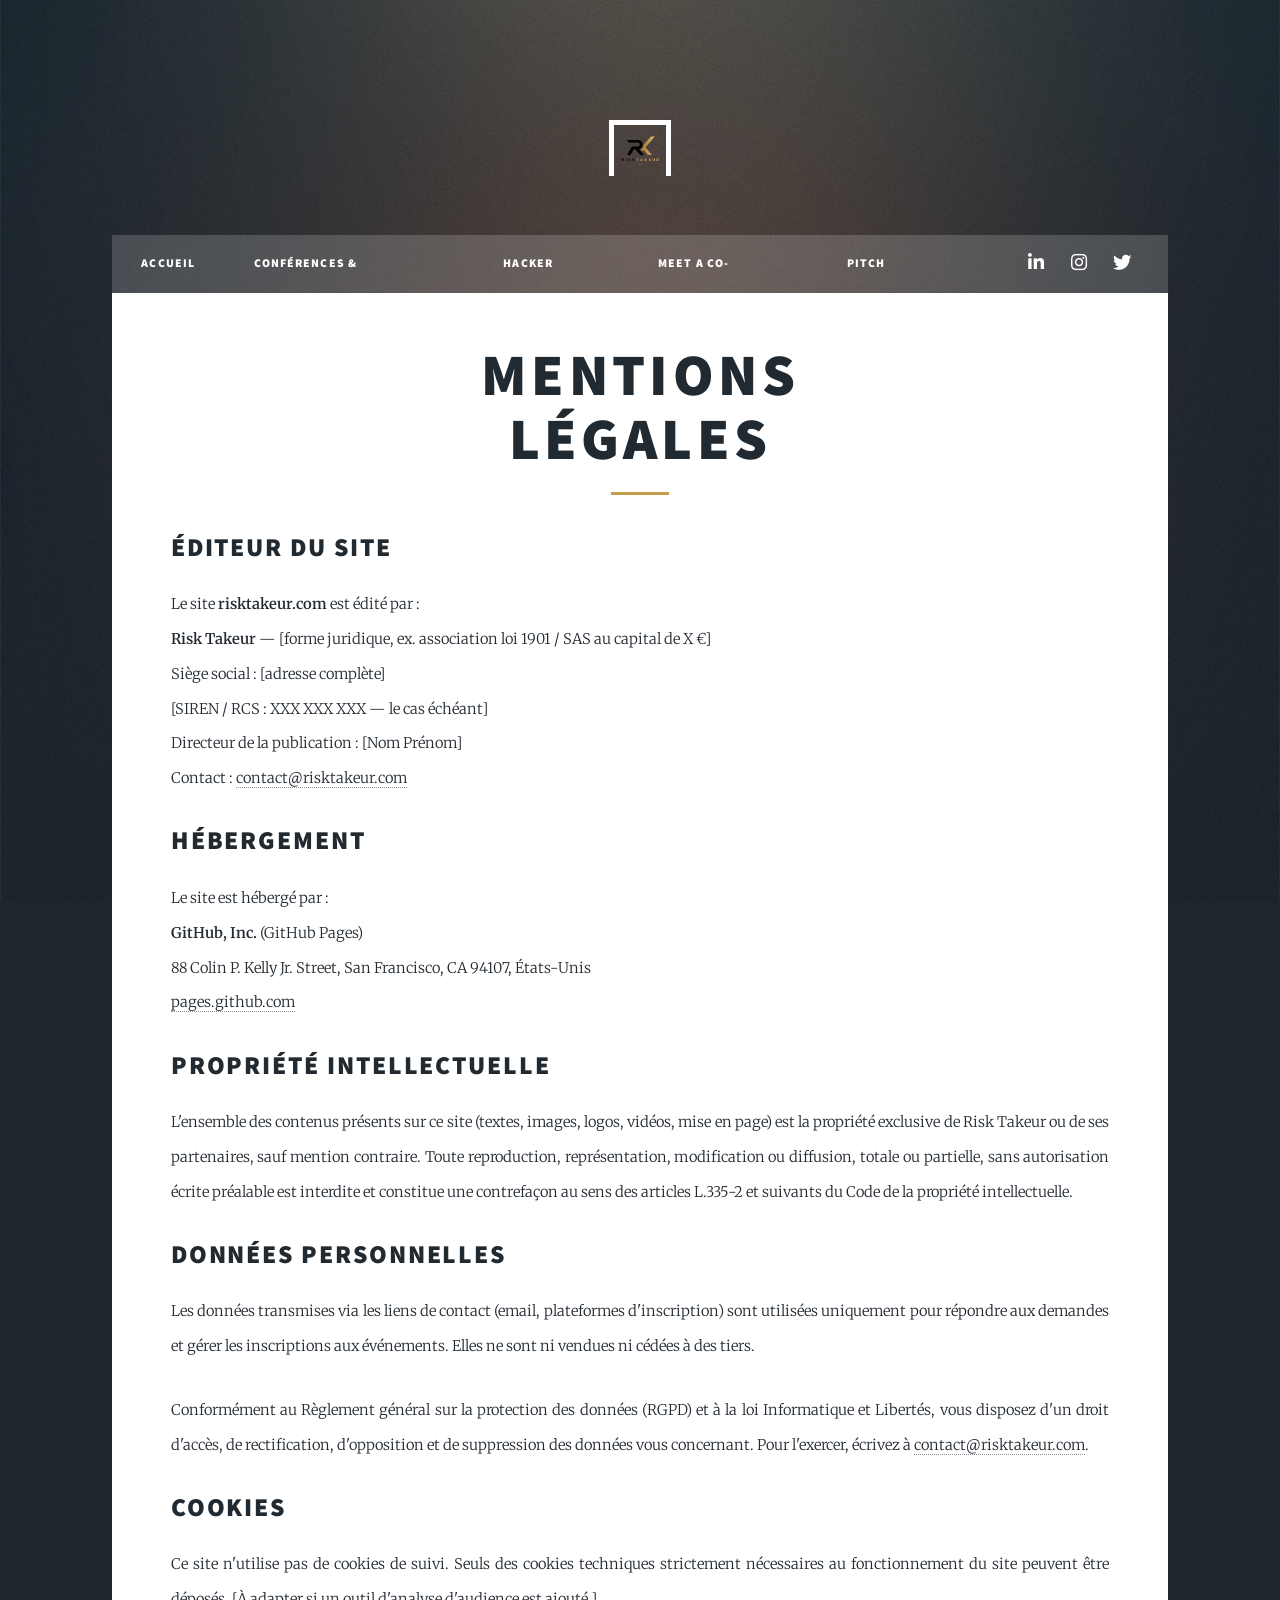
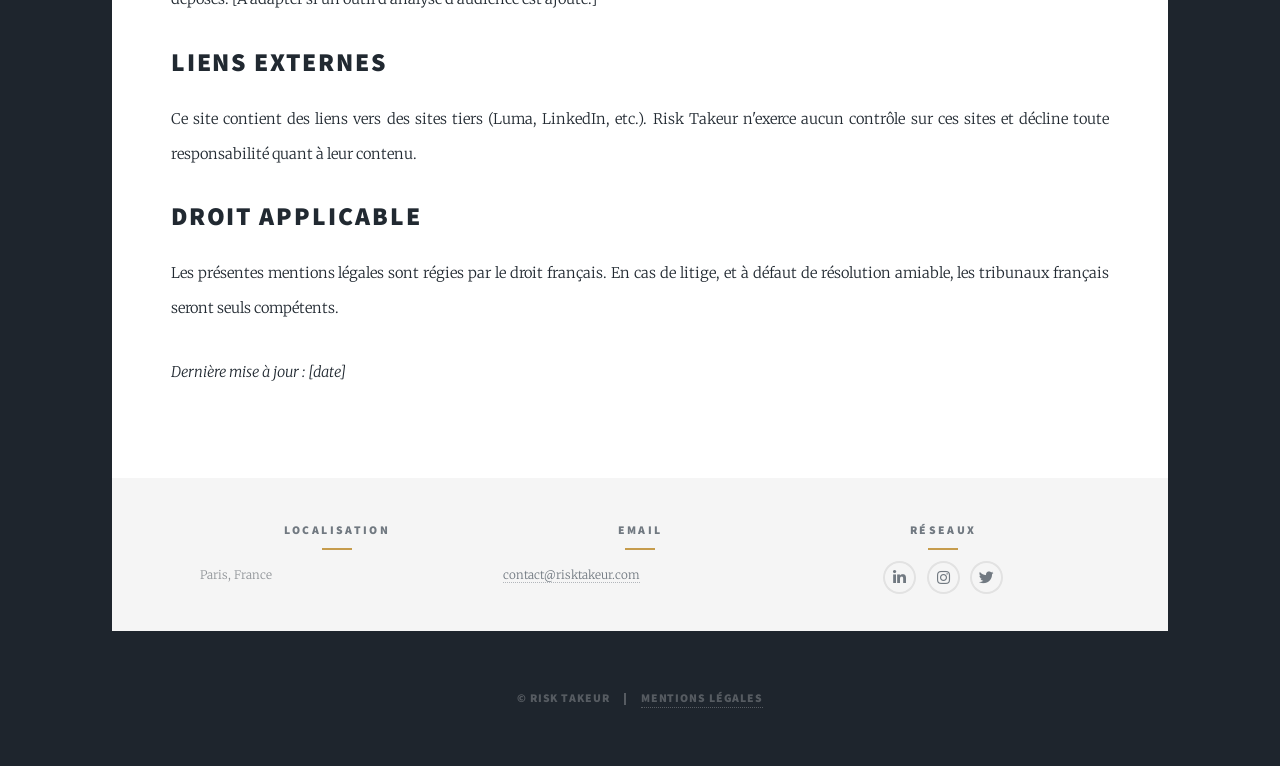
<file: mentions-legales/index.html>
<!DOCTYPE HTML>
<html lang="fr">
	<head>
		<title>Mentions légales — Risk Takeur</title>
		<meta charset="utf-8" />
		<meta name="viewport" content="width=device-width, initial-scale=1, user-scalable=no" />
		<meta name="description" content="Mentions légales du site Risk Takeur." />
		<meta name="robots" content="noindex" />
		<link rel="stylesheet" href="../assets/css/main.css" />
		<link rel="stylesheet" href="../assets/css/custom.css" />
		<noscript><link rel="stylesheet" href="../assets/css/noscript.css" /></noscript>
	</head>
	<body class="is-preload">

		<!-- Wrapper -->
			<div id="wrapper">

				<!-- Header -->
					<header id="header">
						<a href="/" class="logo"><img src="../images/logo blanc tranparent.png" alt="Risk Takeur" /></a>
					</header>

				<!-- Nav -->
					<nav id="nav">
						<ul class="links">
							<li><a href="/">Accueil</a></li>
							<li><a href="/conferences-networking/">Conférences &amp; Networking</a></li>
							<li><a href="/hacker-house/">Hacker House</a></li>
							<li><a href="/meet-a-co-founder/">Meet a Co-Founder</a></li>
							<li><a href="/pitch-investisseurs/">Pitch Investisseurs</a></li>
						</ul>
						<ul class="icons">
							<li><a href="https://www.linkedin.com/company/risktakeur/" class="icon brands fa-linkedin-in"><span class="label">LinkedIn</span></a></li>
							<li><a href="#" class="icon brands fa-instagram"><span class="label">Instagram</span></a></li>
							<li><a href="#" class="icon brands fa-twitter"><span class="label">X</span></a></li>
						</ul>
					</nav>

				<!-- Main -->
					<div id="main">

						<!-- Post -->
							<section class="post">
								<header class="major">
									<h1>Mentions<br />
									légales</h1>
								</header>

								<h2>Éditeur du site</h2>
								<p>Le site <strong>risktakeur.com</strong> est édité par :<br />
								<strong>Risk Takeur</strong> — [forme juridique, ex. association loi 1901 / SAS au capital de X&nbsp;€]<br />
								Siège social : [adresse complète]<br />
								[SIREN / RCS : XXX XXX XXX — le cas échéant]<br />
								Directeur de la publication : [Nom Prénom]<br />
								Contact : <a href="mailto:contact@risktakeur.com">contact@risktakeur.com</a></p>

								<h2>Hébergement</h2>
								<p>Le site est hébergé par :<br />
								<strong>GitHub, Inc.</strong> (GitHub Pages)<br />
								88 Colin P. Kelly Jr. Street, San Francisco, CA 94107, États-Unis<br />
								<a href="https://pages.github.com" target="_blank" rel="noopener">pages.github.com</a></p>

								<h2>Propriété intellectuelle</h2>
								<p>L'ensemble des contenus présents sur ce site (textes, images, logos, vidéos, mise en page) est la propriété exclusive de Risk Takeur ou de ses partenaires, sauf mention contraire. Toute reproduction, représentation, modification ou diffusion, totale ou partielle, sans autorisation écrite préalable est interdite et constitue une contrefaçon au sens des articles L.335-2 et suivants du Code de la propriété intellectuelle.</p>

								<h2>Données personnelles</h2>
								<p>Les données transmises via les liens de contact (email, plateformes d'inscription) sont utilisées uniquement pour répondre aux demandes et gérer les inscriptions aux événements. Elles ne sont ni vendues ni cédées à des tiers.</p>
								<p>Conformément au Règlement général sur la protection des données (RGPD) et à la loi Informatique et Libertés, vous disposez d'un droit d'accès, de rectification, d'opposition et de suppression des données vous concernant. Pour l'exercer, écrivez à <a href="mailto:contact@risktakeur.com">contact@risktakeur.com</a>.</p>

								<h2>Cookies</h2>
								<p>Ce site n'utilise pas de cookies de suivi. Seuls des cookies techniques strictement nécessaires au fonctionnement du site peuvent être déposés. [À adapter si un outil d'analyse d'audience est ajouté.]</p>

								<h2>Liens externes</h2>
								<p>Ce site contient des liens vers des sites tiers (Luma, LinkedIn, etc.). Risk Takeur n'exerce aucun contrôle sur ces sites et décline toute responsabilité quant à leur contenu.</p>

								<h2>Droit applicable</h2>
								<p>Les présentes mentions légales sont régies par le droit français. En cas de litige, et à défaut de résolution amiable, les tribunaux français seront seuls compétents.</p>

								<p><em>Dernière mise à jour : [date]</em></p>
							</section>

					</div>

				<!-- Footer -->
					<footer id="footer">
						<div class="rt-footer">
							<section>
								<h3>Localisation</h3>
								<p>Paris, France</p>
							</section>
							<section>
								<h3>Email</h3>
								<p><a href="mailto:contact@risktakeur.com">contact@risktakeur.com</a></p>
							</section>
							<section>
								<h3>Réseaux</h3>
								<ul class="icons alt">
									<li><a href="https://www.linkedin.com/company/risktakeur/" class="icon brands alt fa-linkedin-in"><span class="label">LinkedIn</span></a></li>
									<li><a href="#" class="icon brands alt fa-instagram"><span class="label">Instagram</span></a></li>
									<li><a href="#" class="icon brands alt fa-twitter"><span class="label">X</span></a></li>
								</ul>
							</section>
						</div>
					</footer>

				<!-- Copyright -->
					<div id="copyright">
						<ul><li>&copy; Risk Takeur</li><li><a href="/mentions-legales/">Mentions légales</a></li></ul>
					</div>

			</div>

		<!-- Scripts -->
			<script src="../assets/js/jquery.min.js"></script>
			<script src="../assets/js/jquery.scrollex.min.js"></script>
			<script src="../assets/js/jquery.scrolly.min.js"></script>
			<script src="../assets/js/browser.min.js"></script>
			<script src="../assets/js/breakpoints.min.js"></script>
			<script src="../assets/js/util.js"></script>
			<script src="../assets/js/main.js"></script>

	</body>
</html>
</file>
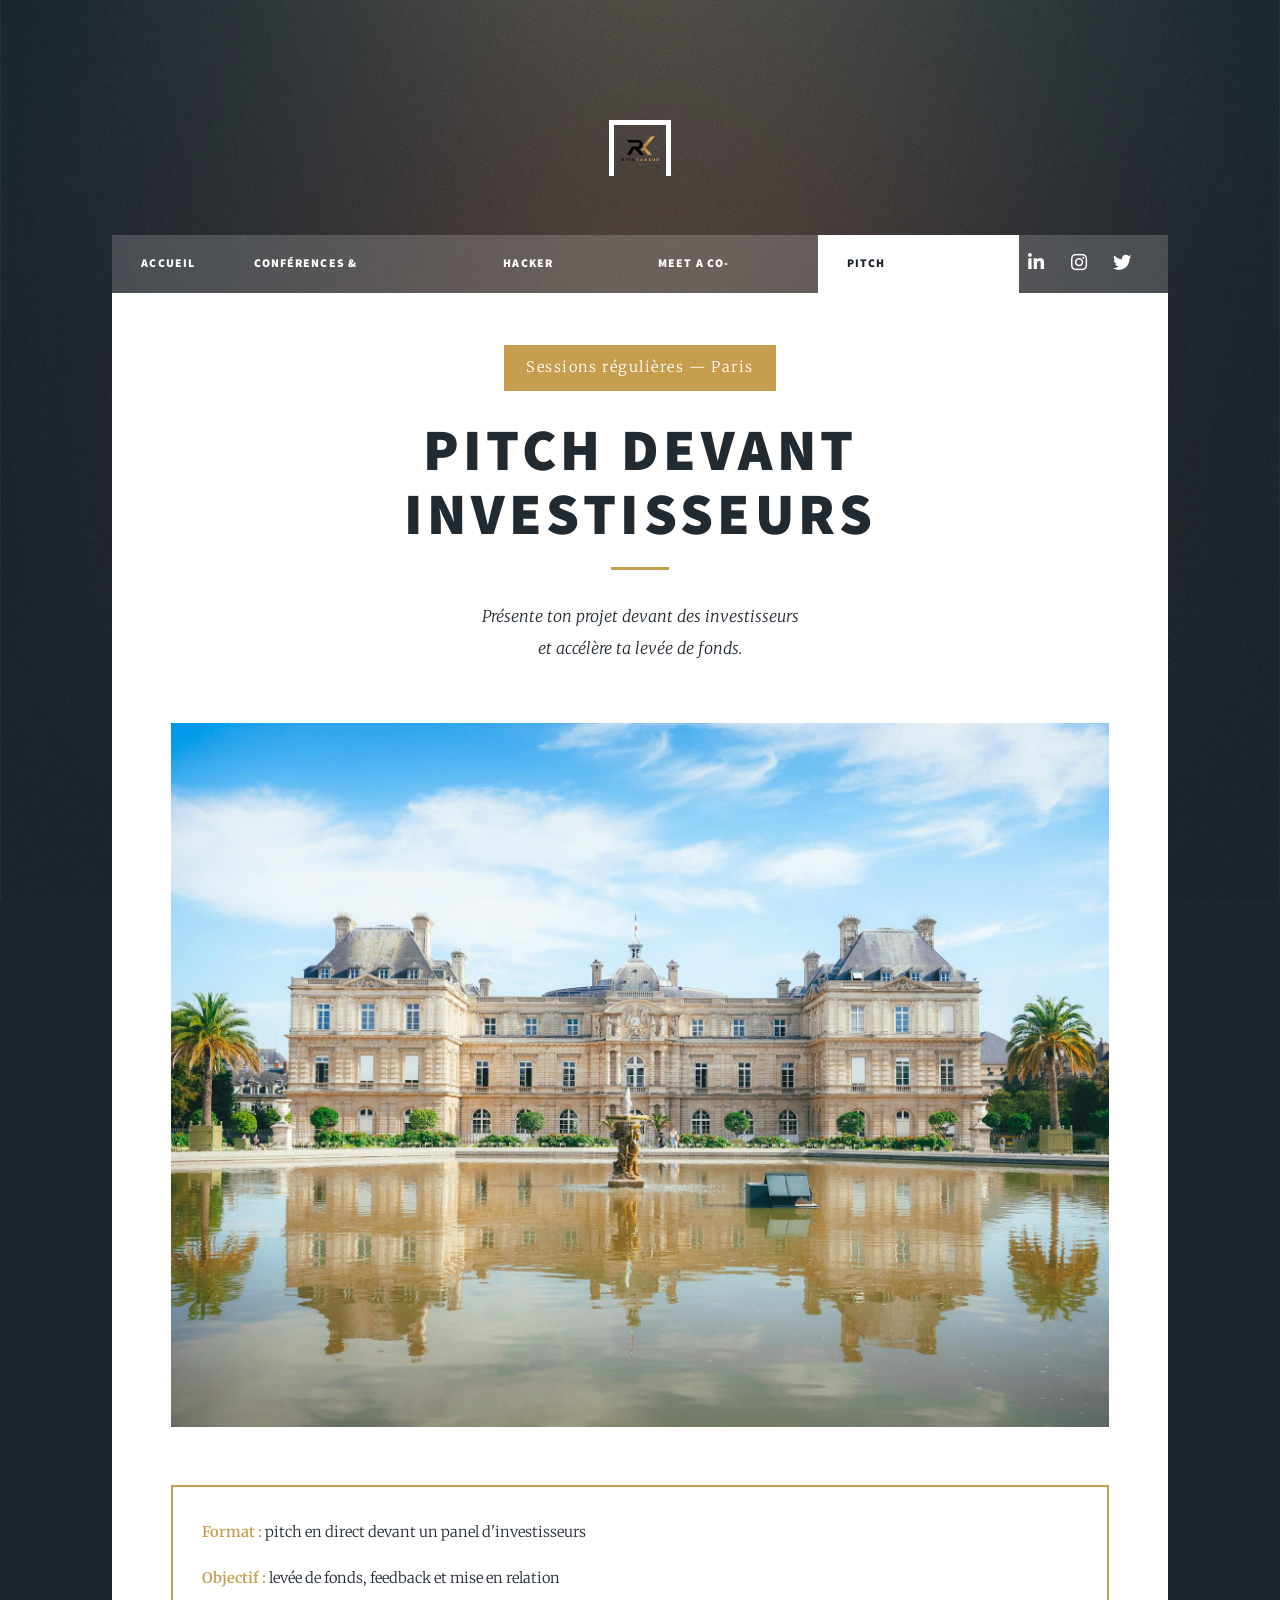
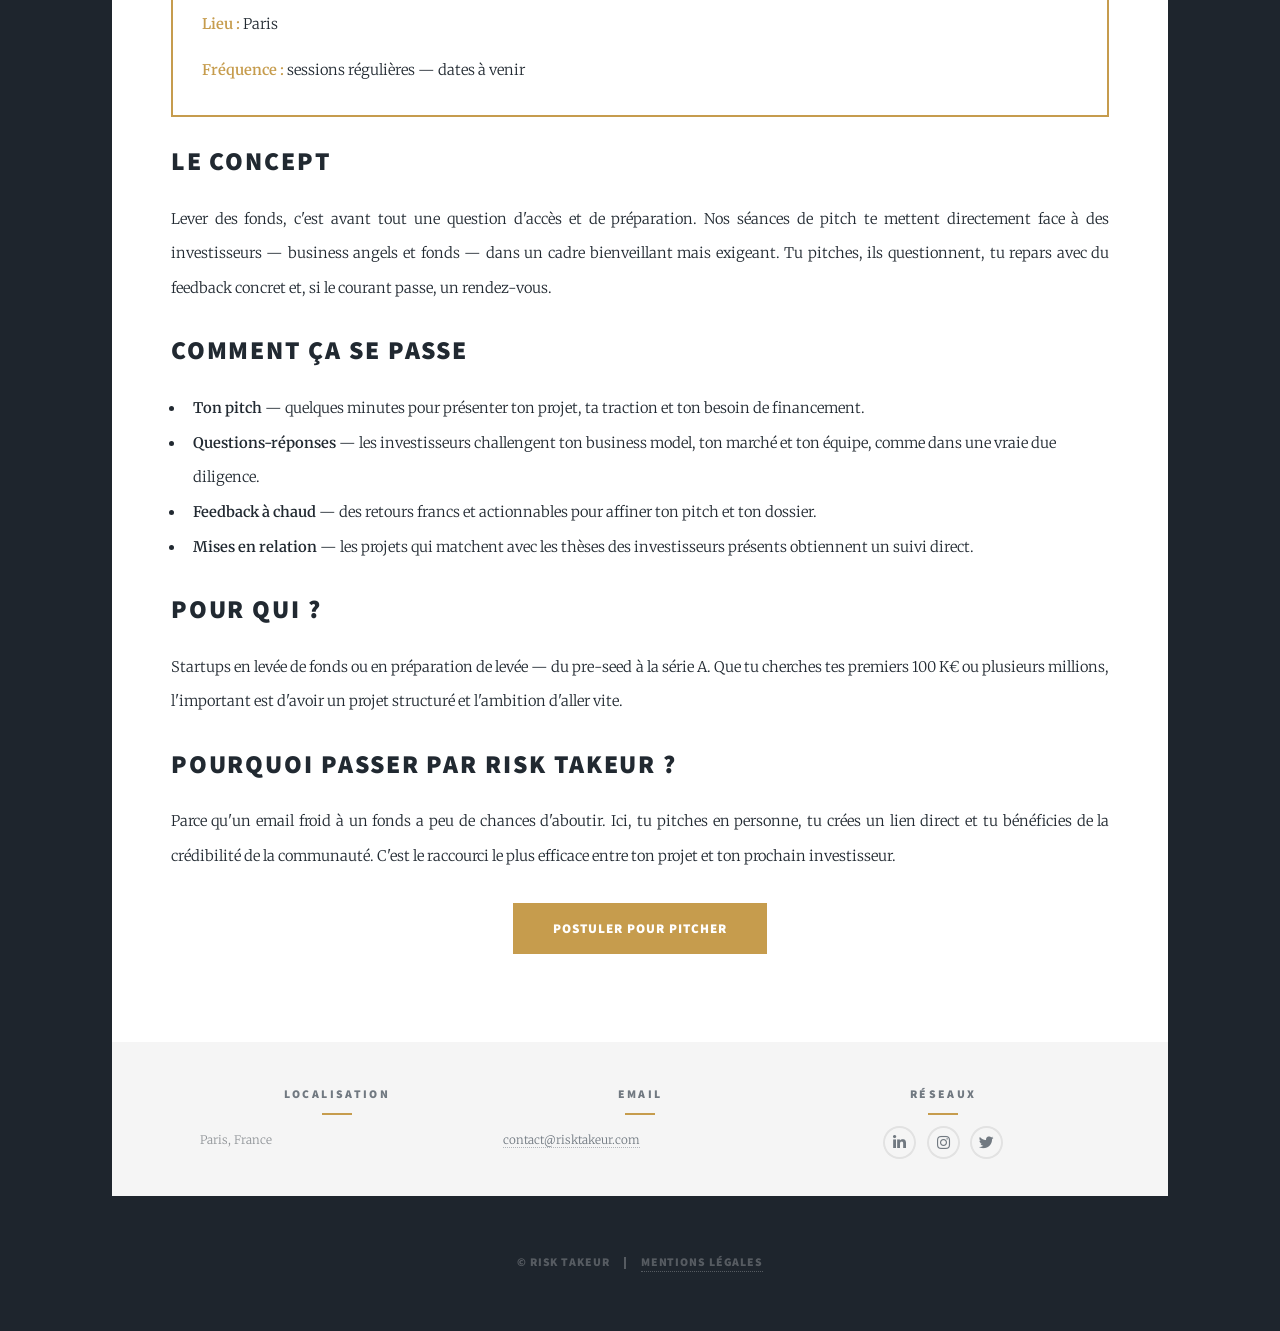
<file: pitch-investisseurs/index.html>
<!DOCTYPE HTML>
<html lang="fr">
	<head>
		<title>Pitch devant Investisseurs — Risk Takeur</title>
		<meta charset="utf-8" />
		<meta name="viewport" content="width=device-width, initial-scale=1, user-scalable=no" />
		<meta name="description" content="Les sessions de pitch Risk Takeur : présente ton projet devant des investisseurs pour accélérer ta levée de fonds. Feedback concret et connexions directes." />
		<link rel="stylesheet" href="../assets/css/main.css" />
		<link rel="stylesheet" href="../assets/css/custom.css" />
		<noscript><link rel="stylesheet" href="../assets/css/noscript.css" /></noscript>
	</head>
	<body class="is-preload">

		<!-- Wrapper -->
			<div id="wrapper">

				<!-- Header -->
					<header id="header">
						<a href="/" class="logo"><img src="../images/logo blanc tranparent.png" alt="Risk Takeur" /></a>
					</header>

				<!-- Nav -->
					<nav id="nav">
						<ul class="links">
							<li><a href="/">Accueil</a></li>
							<li><a href="/conferences-networking/">Conférences &amp; Networking</a></li>
							<li><a href="/hacker-house/">Hacker House</a></li>
							<li><a href="/meet-a-co-founder/">Meet a Co-Founder</a></li>
							<li class="active"><a href="pitch.html">Pitch Investisseurs</a></li>
						</ul>
						<ul class="icons">
							<li><a href="https://www.linkedin.com/company/risktakeur/" class="icon brands fa-linkedin-in"><span class="label">LinkedIn</span></a></li>
							<li><a href="#" class="icon brands fa-instagram"><span class="label">Instagram</span></a></li>
							<li><a href="#" class="icon brands fa-twitter"><span class="label">X</span></a></li>
						</ul>
					</nav>

				<!-- Main -->
					<div id="main">

						<!-- Post -->
							<section class="post">
								<header class="major">
									<span class="date">Sessions régulières — Paris</span>
									<h1>Pitch devant<br />
									Investisseurs</h1>
									<p>Présente ton projet devant des investisseurs<br />
									et accélère ta levée de fonds.</p>
								</header>
								<div class="image main"><img src="../images/palais-du-luxembourg.jpg" alt="Pitch devant investisseurs Risk Takeur" /></div>

								<div class="rt-infos">
									<ul>
										<li><strong>Format :</strong> pitch en direct devant un panel d'investisseurs</li>
										<li><strong>Objectif :</strong> levée de fonds, feedback et mise en relation</li>
										<li><strong>Lieu :</strong> Paris</li>
										<li><strong>Fréquence :</strong> sessions régulières — dates à venir</li>
									</ul>
								</div>

								<h2>Le concept</h2>
								<p>Lever des fonds, c'est avant tout une question d'accès et de préparation. Nos séances de pitch te mettent directement face à des investisseurs — business angels et fonds — dans un cadre bienveillant mais exigeant. Tu pitches, ils questionnent, tu repars avec du feedback concret et, si le courant passe, un rendez-vous.</p>

								<h2>Comment ça se passe</h2>
								<ul>
									<li><strong>Ton pitch</strong> — quelques minutes pour présenter ton projet, ta traction et ton besoin de financement.</li>
									<li><strong>Questions-réponses</strong> — les investisseurs challengent ton business model, ton marché et ton équipe, comme dans une vraie due diligence.</li>
									<li><strong>Feedback à chaud</strong> — des retours francs et actionnables pour affiner ton pitch et ton dossier.</li>
									<li><strong>Mises en relation</strong> — les projets qui matchent avec les thèses des investisseurs présents obtiennent un suivi direct.</li>
								</ul>

								<h2>Pour qui&nbsp;?</h2>
								<p>Startups en levée de fonds ou en préparation de levée — du pre-seed à la série A. Que tu cherches tes premiers 100&nbsp;K€ ou plusieurs millions, l'important est d'avoir un projet structuré et l'ambition d'aller vite.</p>

								<h2>Pourquoi passer par Risk Takeur&nbsp;?</h2>
								<p>Parce qu'un email froid à un fonds a peu de chances d'aboutir. Ici, tu pitches en personne, tu crées un lien direct et tu bénéficies de la crédibilité de la communauté. C'est le raccourci le plus efficace entre ton projet et ton prochain investisseur.</p>

								<ul class="actions special">
									<li><a href="mailto:contact@risktakeur.com?subject=Pitch%20Investisseurs%20%E2%80%94%20Candidature" class="button large primary">Postuler pour pitcher</a></li>
								</ul>
							</section>

					</div>

				<!-- Footer -->
					<footer id="footer">
						<div class="rt-footer">
							<section>
								<h3>Localisation</h3>
								<p>Paris, France</p>
							</section>
							<section>
								<h3>Email</h3>
								<p><a href="mailto:contact@risktakeur.com">contact@risktakeur.com</a></p>
							</section>
							<section>
								<h3>Réseaux</h3>
								<ul class="icons alt">
									<li><a href="https://www.linkedin.com/company/risktakeur/" class="icon brands alt fa-linkedin-in"><span class="label">LinkedIn</span></a></li>
									<li><a href="#" class="icon brands alt fa-instagram"><span class="label">Instagram</span></a></li>
									<li><a href="#" class="icon brands alt fa-twitter"><span class="label">X</span></a></li>
								</ul>
							</section>
						</div>
					</footer>

				<!-- Copyright -->
					<div id="copyright">
						<ul><li>&copy; Risk Takeur</li><li><a href="/mentions-legales/">Mentions légales</a></li></ul>
					</div>

			</div>

		<!-- Scripts -->
			<script src="../assets/js/jquery.min.js"></script>
			<script src="../assets/js/jquery.scrollex.min.js"></script>
			<script src="../assets/js/jquery.scrolly.min.js"></script>
			<script src="../assets/js/browser.min.js"></script>
			<script src="../assets/js/breakpoints.min.js"></script>
			<script src="../assets/js/util.js"></script>
			<script src="../assets/js/main.js"></script>

	</body>
</html>
</file>
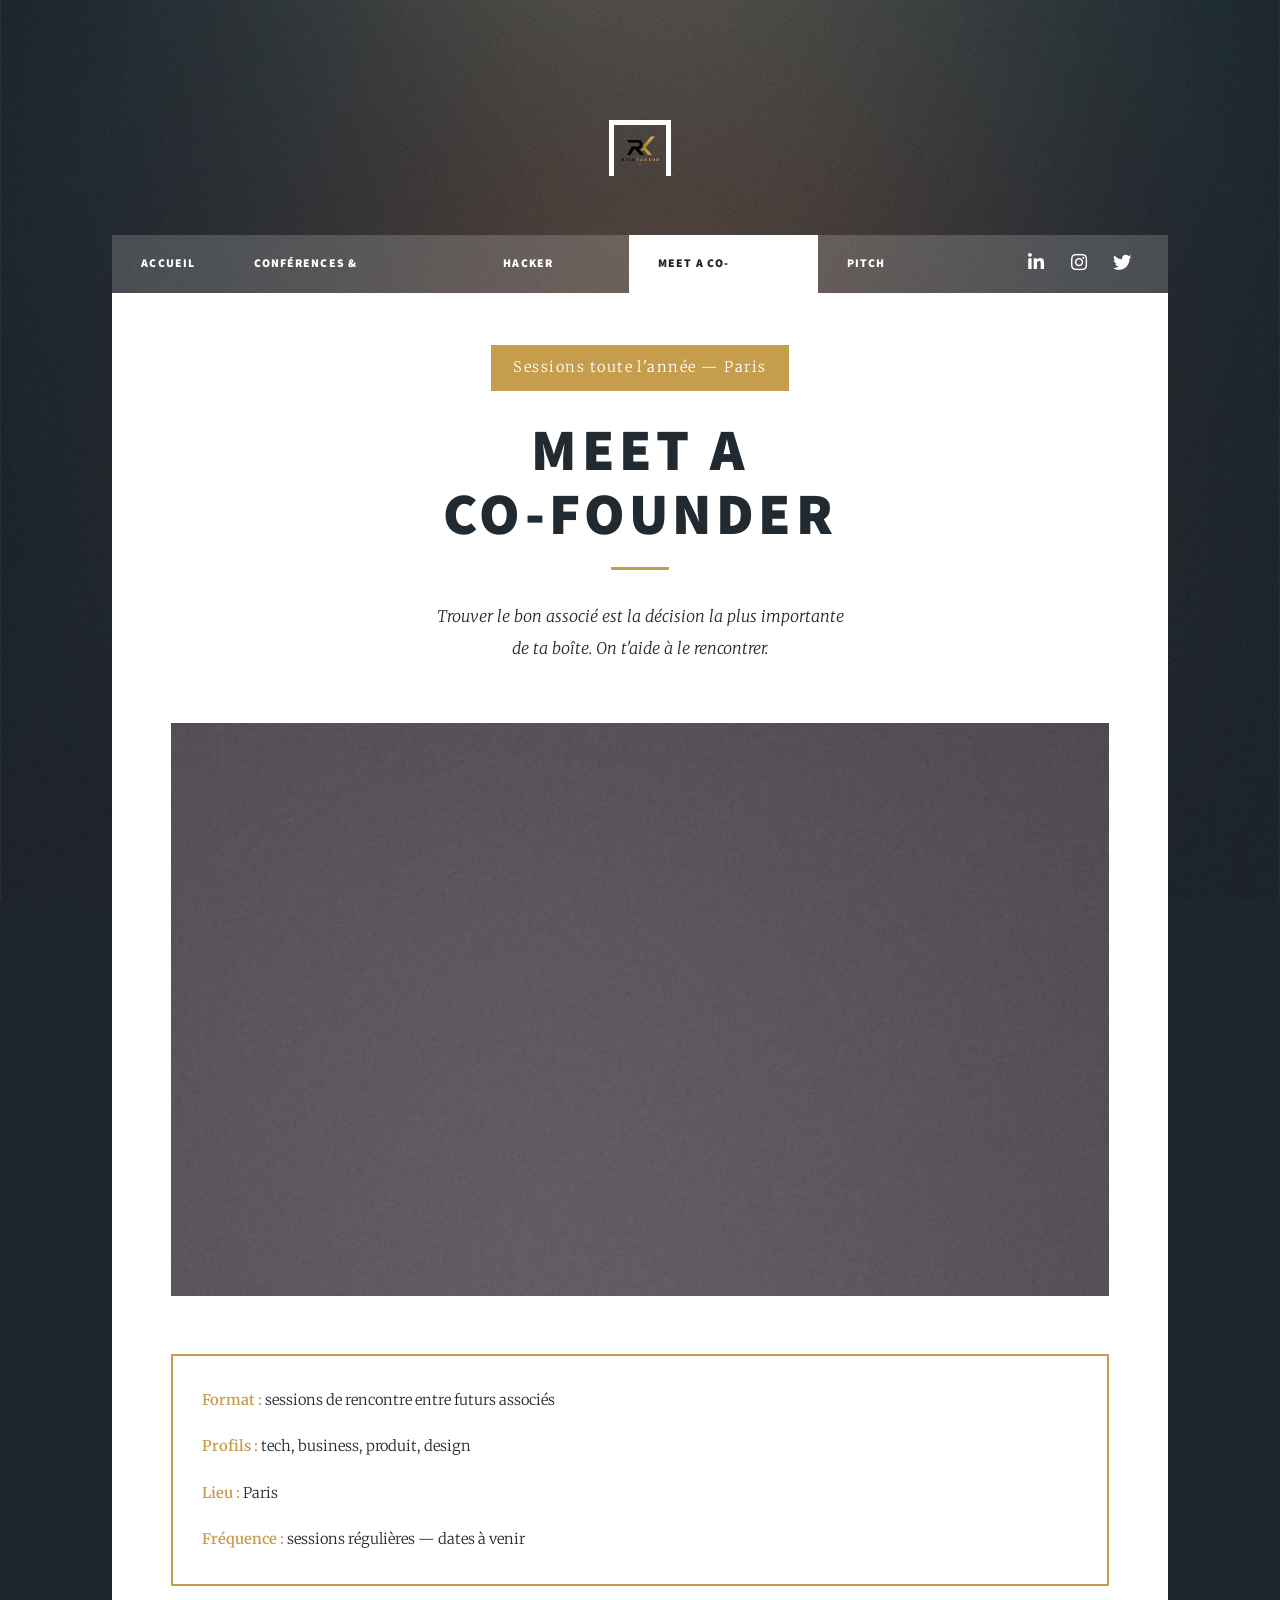
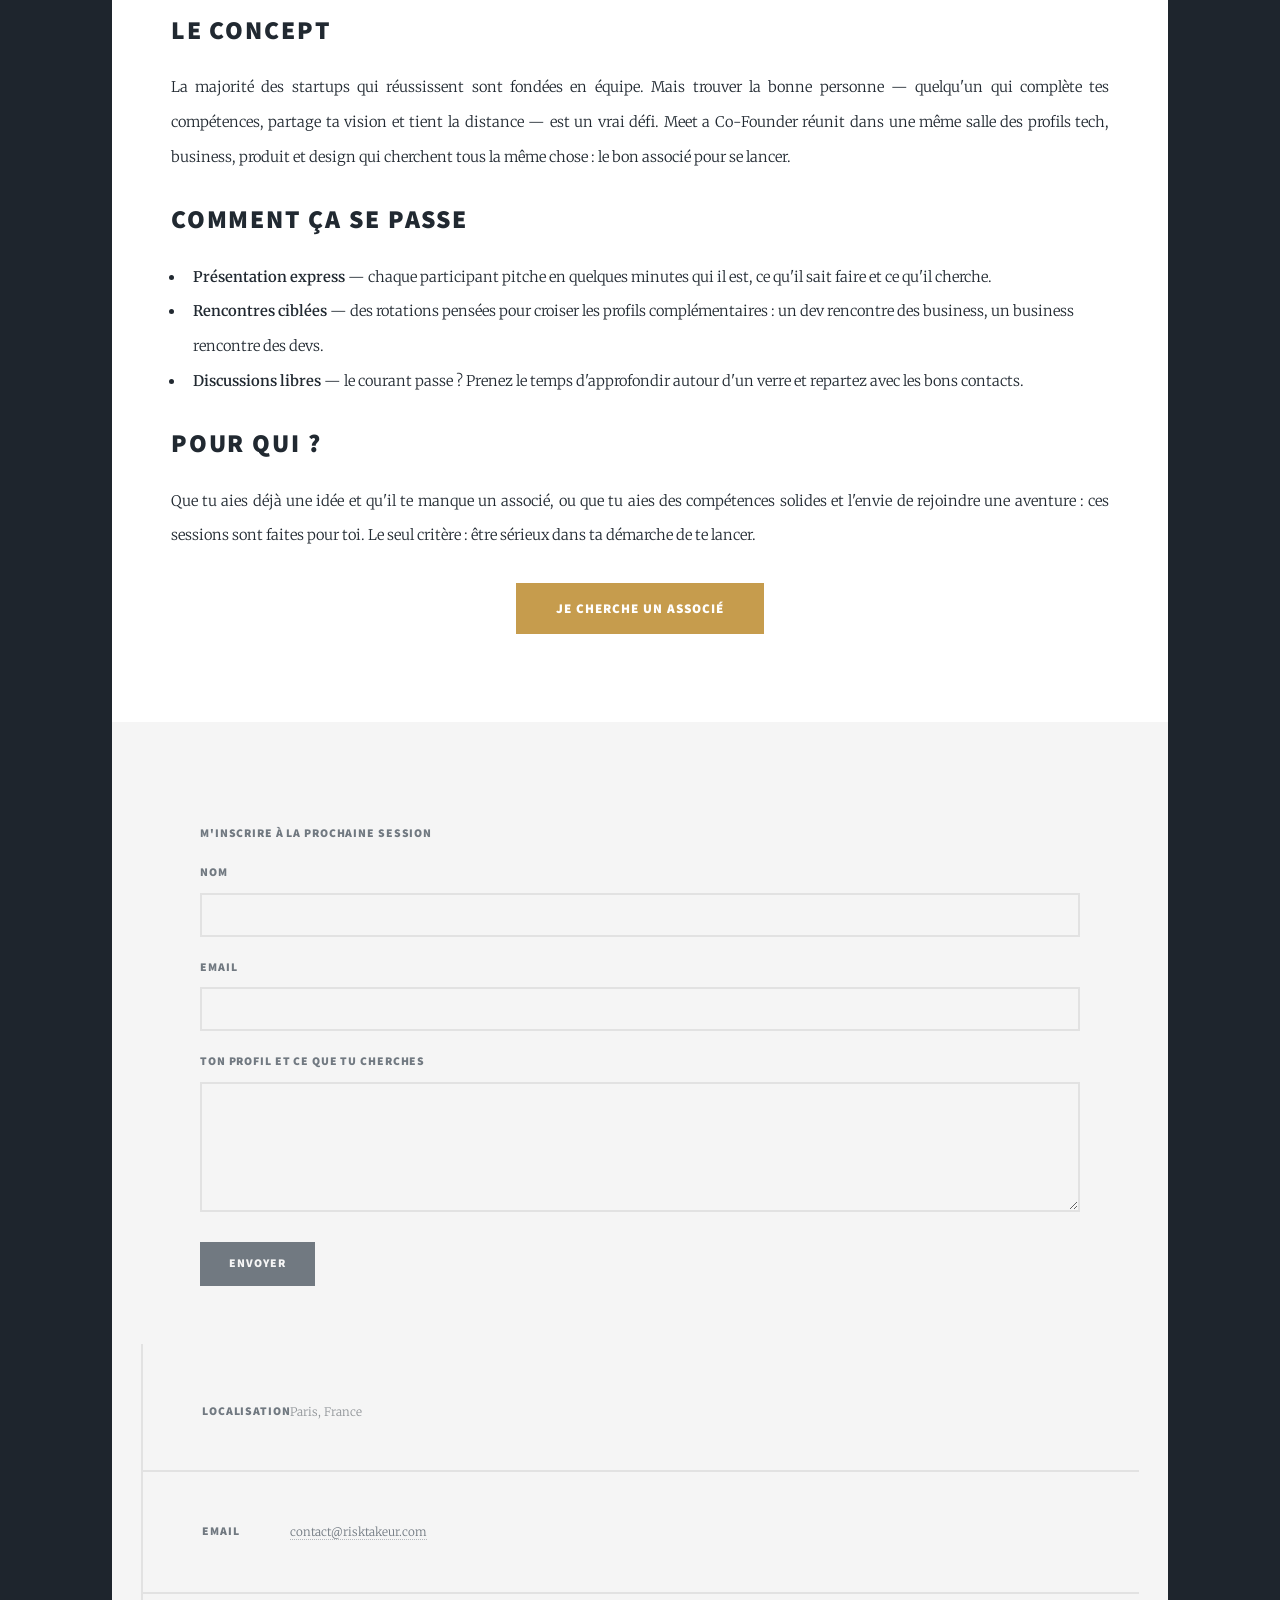
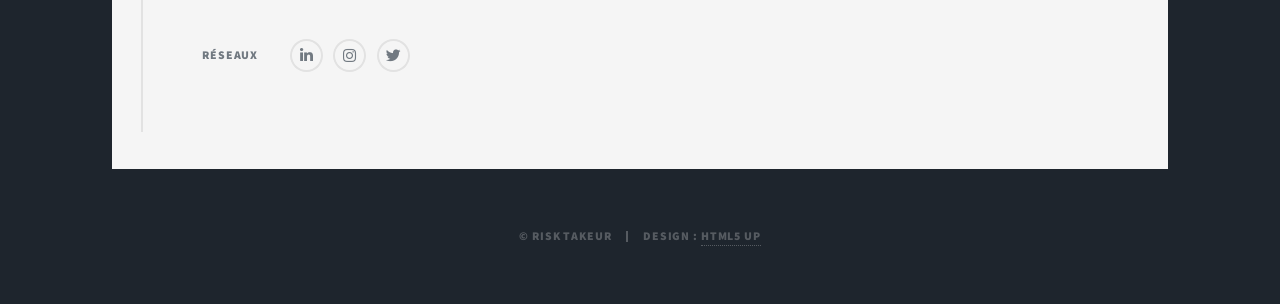
<file: cofounder.html>
<!DOCTYPE HTML>
<html lang="fr">
	<head>
		<title>Meet a Co-Founder — Risk Takeur</title>
		<meta charset="utf-8" />
		<meta name="viewport" content="width=device-width, initial-scale=1, user-scalable=no" />
		<meta name="description" content="Meet a Co-Founder par Risk Takeur : des sessions de rencontre pour trouver l'associé idéal — profils tech, business et produit à Paris." />
		<link rel="stylesheet" href="assets/css/main.css" />
		<link rel="stylesheet" href="assets/css/custom.css" />
		<noscript><link rel="stylesheet" href="assets/css/noscript.css" /></noscript>
	</head>
	<body class="is-preload">

		<!-- Wrapper -->
			<div id="wrapper">

				<!-- Header -->
					<header id="header">
						<a href="index.html" class="logo"><img src="images/logo blanc tranparent.png" alt="Risk Takeur" /></a>
					</header>

				<!-- Nav -->
					<nav id="nav">
						<ul class="links">
							<li><a href="index.html">Accueil</a></li>
							<li><a href="conferences.html">Conférences &amp; Networking</a></li>
							<li><a href="hacker-house.html">Hacker House</a></li>
							<li class="active"><a href="cofounder.html">Meet a Co-Founder</a></li>
							<li><a href="pitch.html">Pitch Investisseurs</a></li>
						</ul>
						<ul class="icons">
							<li><a href="https://www.linkedin.com/company/risktakeur/" class="icon brands fa-linkedin-in"><span class="label">LinkedIn</span></a></li>
							<li><a href="#" class="icon brands fa-instagram"><span class="label">Instagram</span></a></li>
							<li><a href="#" class="icon brands fa-twitter"><span class="label">X</span></a></li>
						</ul>
					</nav>

				<!-- Main -->
					<div id="main">

						<!-- Post -->
							<section class="post">
								<header class="major">
									<span class="date">Sessions toute l'année — Paris</span>
									<h1>Meet a<br />
									Co-Founder</h1>
									<p>Trouver le bon associé est la décision la plus importante<br />
									de ta boîte. On t'aide à le rencontrer.</p>
								</header>
								<div class="image main"><img src="images/pic04.jpg" alt="Meet a Co-Founder Risk Takeur" /></div>

								<div class="rt-infos">
									<ul>
										<li><strong>Format :</strong> sessions de rencontre entre futurs associés</li>
										<li><strong>Profils :</strong> tech, business, produit, design</li>
										<li><strong>Lieu :</strong> Paris</li>
										<li><strong>Fréquence :</strong> sessions régulières — dates à venir</li>
									</ul>
								</div>

								<h2>Le concept</h2>
								<p>La majorité des startups qui réussissent sont fondées en équipe. Mais trouver la bonne personne — quelqu'un qui complète tes compétences, partage ta vision et tient la distance — est un vrai défi. Meet a Co-Founder réunit dans une même salle des profils tech, business, produit et design qui cherchent tous la même chose : le bon associé pour se lancer.</p>

								<h2>Comment ça se passe</h2>
								<ul>
									<li><strong>Présentation express</strong> — chaque participant pitche en quelques minutes qui il est, ce qu'il sait faire et ce qu'il cherche.</li>
									<li><strong>Rencontres ciblées</strong> — des rotations pensées pour croiser les profils complémentaires : un dev rencontre des business, un business rencontre des devs.</li>
									<li><strong>Discussions libres</strong> — le courant passe&nbsp;? Prenez le temps d'approfondir autour d'un verre et repartez avec les bons contacts.</li>
								</ul>

								<h2>Pour qui&nbsp;?</h2>
								<p>Que tu aies déjà une idée et qu'il te manque un associé, ou que tu aies des compétences solides et l'envie de rejoindre une aventure : ces sessions sont faites pour toi. Le seul critère : être sérieux dans ta démarche de te lancer.</p>

								<ul class="actions special">
									<li><a href="#footer" class="button large primary scrolly">Je cherche un associé</a></li>
								</ul>
							</section>

					</div>

				<!-- Footer -->
					<footer id="footer">
						<section>
							<h3>M'inscrire à la prochaine session</h3>
							<form method="post" action="#">
								<div class="fields">
									<div class="field">
										<label for="name">Nom</label>
										<input type="text" name="name" id="name" />
									</div>
									<div class="field">
										<label for="email">Email</label>
										<input type="text" name="email" id="email" />
									</div>
									<div class="field">
										<label for="message">Ton profil et ce que tu cherches</label>
										<textarea name="message" id="message" rows="3"></textarea>
									</div>
								</div>
								<ul class="actions">
									<li><input type="submit" value="Envoyer" class="primary" /></li>
								</ul>
							</form>
						</section>
						<section class="split contact">
							<section class="alt">
								<h3>Localisation</h3>
								<p>Paris, France</p>
							</section>
							<section>
								<h3>Email</h3>
								<p><a href="mailto:contact@risktakeur.com">contact@risktakeur.com</a></p>
							</section>
							<section>
								<h3>Réseaux</h3>
								<ul class="icons alt">
									<li><a href="https://www.linkedin.com/company/risktakeur/" class="icon brands alt fa-linkedin-in"><span class="label">LinkedIn</span></a></li>
									<li><a href="#" class="icon brands alt fa-instagram"><span class="label">Instagram</span></a></li>
									<li><a href="#" class="icon brands alt fa-twitter"><span class="label">X</span></a></li>
								</ul>
							</section>
						</section>
					</footer>

				<!-- Copyright -->
					<div id="copyright">
						<ul><li>&copy; Risk Takeur</li><li>Design : <a href="https://html5up.net">HTML5 UP</a></li></ul>
					</div>

			</div>

		<!-- Scripts -->
			<script src="assets/js/jquery.min.js"></script>
			<script src="assets/js/jquery.scrollex.min.js"></script>
			<script src="assets/js/jquery.scrolly.min.js"></script>
			<script src="assets/js/browser.min.js"></script>
			<script src="assets/js/breakpoints.min.js"></script>
			<script src="assets/js/util.js"></script>
			<script src="assets/js/main.js"></script>

	</body>
</html>
</file>
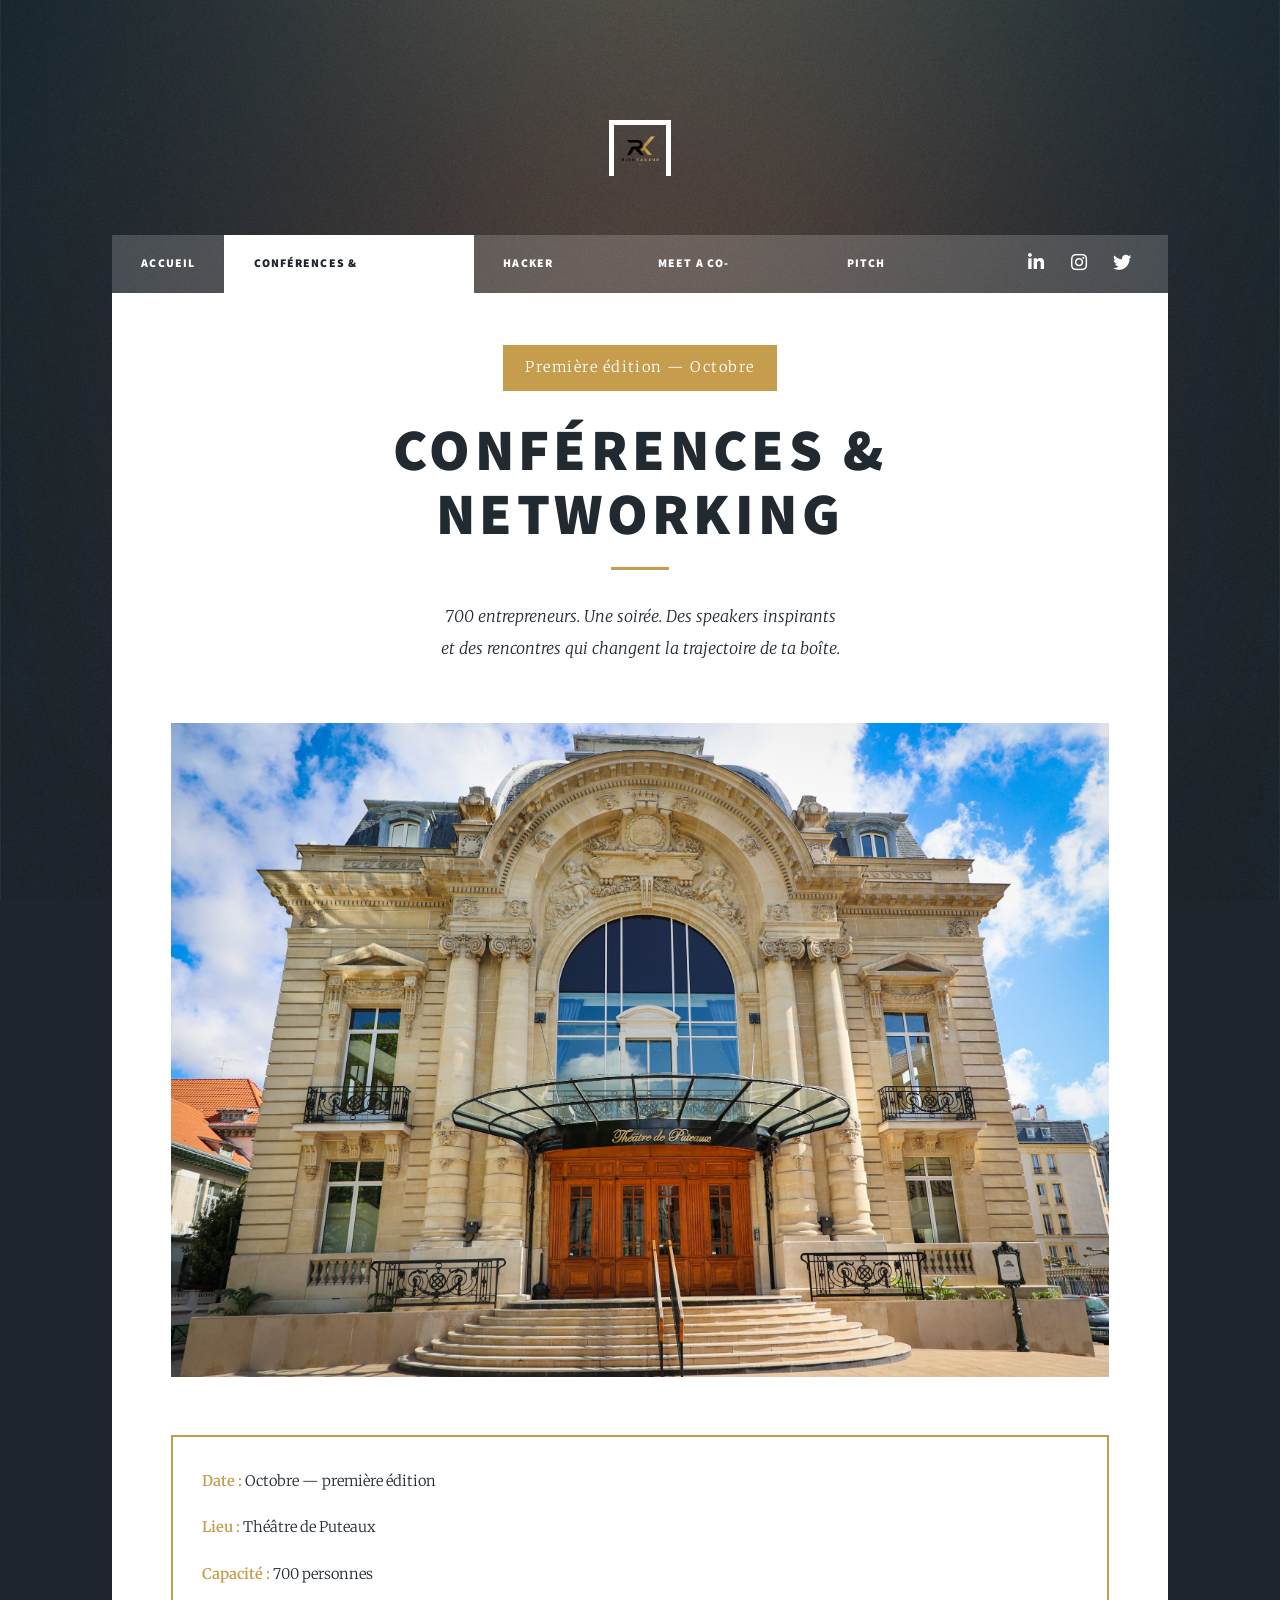
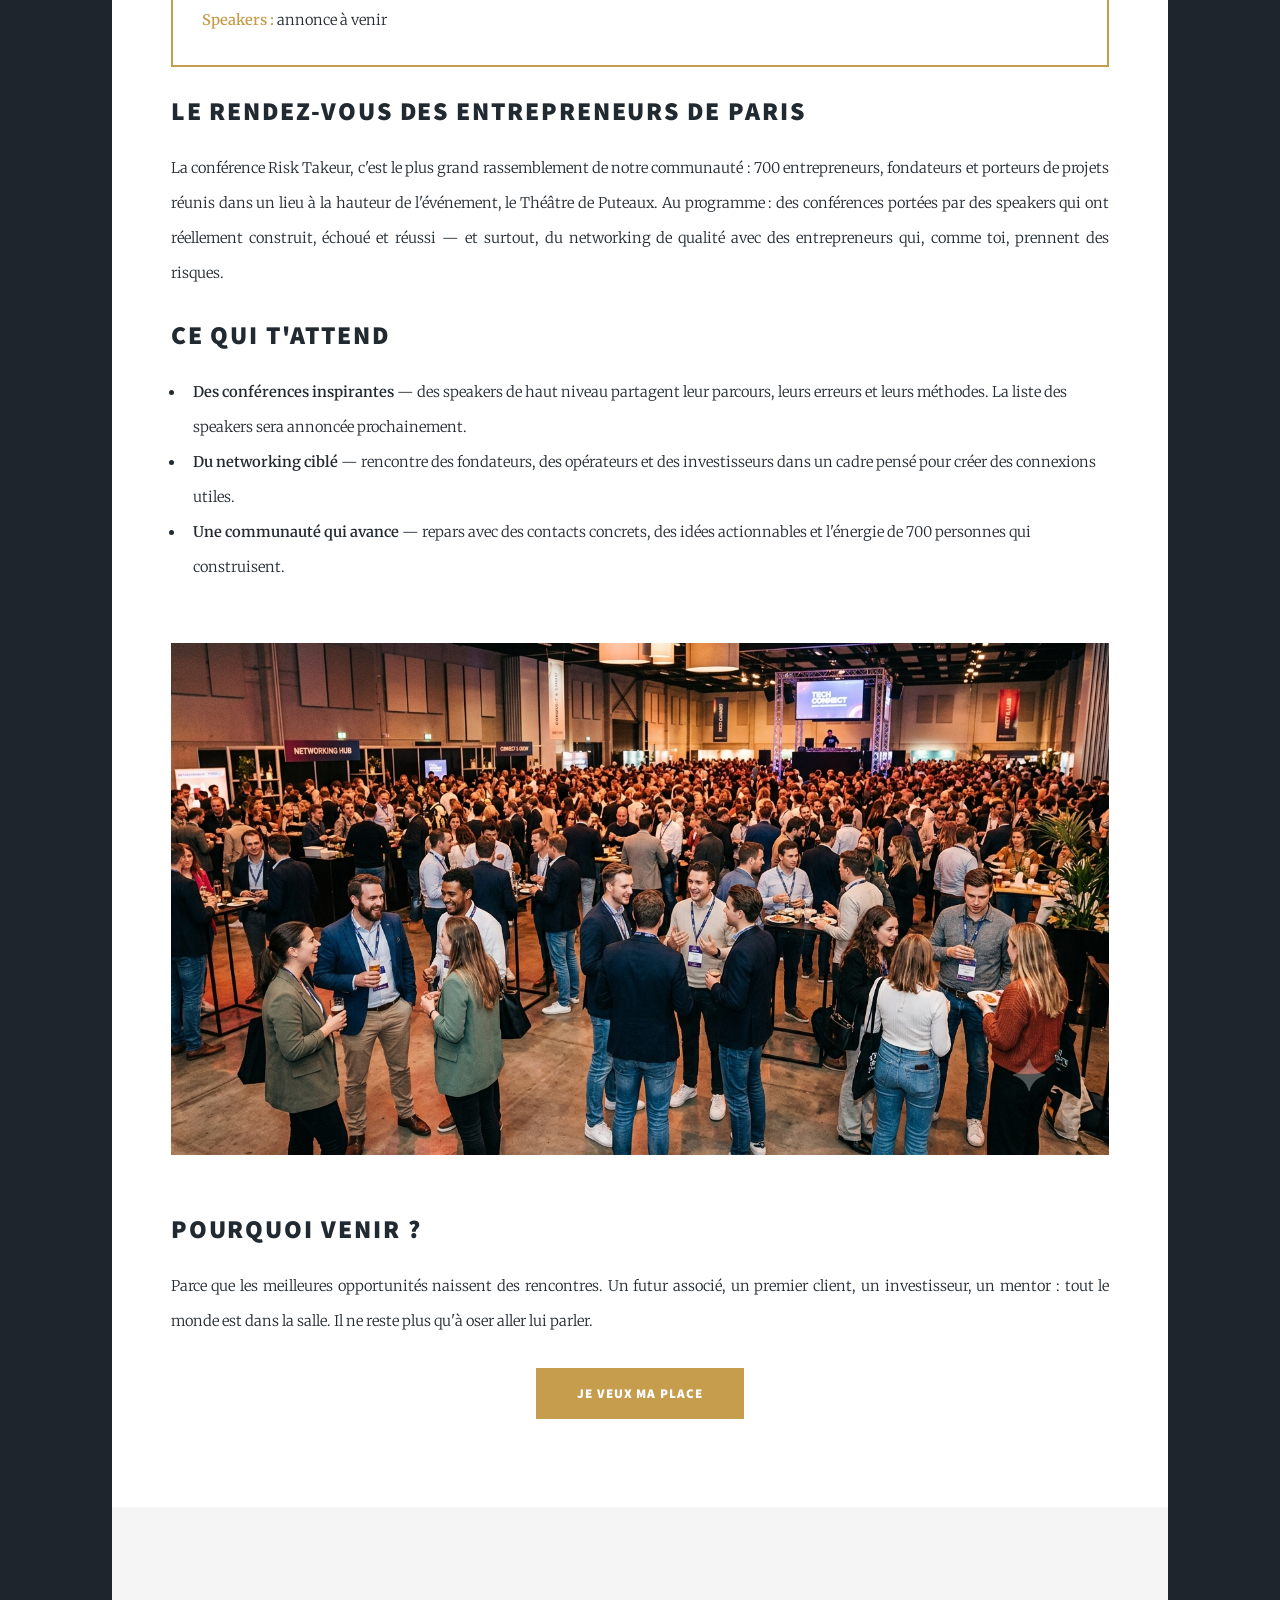
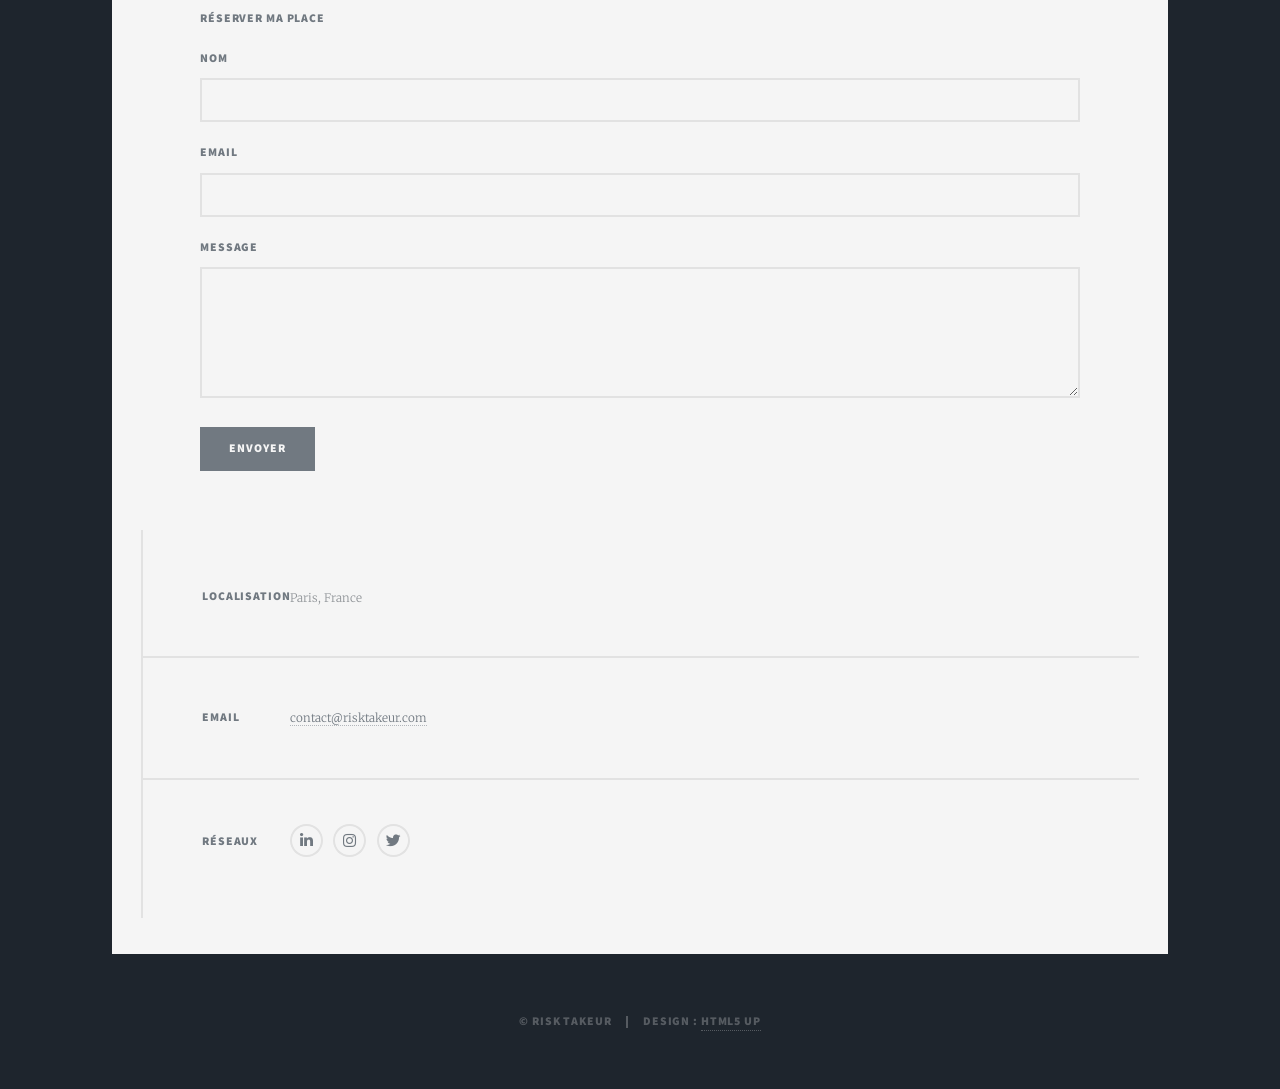
<file: conferences.html>
<!DOCTYPE HTML>
<html lang="fr">
	<head>
		<title>Conférences &amp; Networking — Risk Takeur</title>
		<meta charset="utf-8" />
		<meta name="viewport" content="width=device-width, initial-scale=1, user-scalable=no" />
		<meta name="description" content="La conférence Risk Takeur : 700 entrepreneurs réunis au Théâtre de Puteaux pour une soirée de conférences et de networking. Première édition en octobre." />
		<link rel="stylesheet" href="assets/css/main.css" />
		<link rel="stylesheet" href="assets/css/custom.css" />
		<noscript><link rel="stylesheet" href="assets/css/noscript.css" /></noscript>
	</head>
	<body class="is-preload">

		<!-- Wrapper -->
			<div id="wrapper">

				<!-- Header -->
					<header id="header">
						<a href="index.html" class="logo"><img src="images/logo blanc tranparent.png" alt="Risk Takeur" /></a>
					</header>

				<!-- Nav -->
					<nav id="nav">
						<ul class="links">
							<li><a href="index.html">Accueil</a></li>
							<li class="active"><a href="conferences.html">Conférences &amp; Networking</a></li>
							<li><a href="hacker-house.html">Hacker House</a></li>
							<li><a href="cofounder.html">Meet a Co-Founder</a></li>
							<li><a href="pitch.html">Pitch Investisseurs</a></li>
						</ul>
						<ul class="icons">
							<li><a href="https://www.linkedin.com/company/risktakeur/" class="icon brands fa-linkedin-in"><span class="label">LinkedIn</span></a></li>
							<li><a href="#" class="icon brands fa-instagram"><span class="label">Instagram</span></a></li>
							<li><a href="#" class="icon brands fa-twitter"><span class="label">X</span></a></li>
						</ul>
					</nav>

				<!-- Main -->
					<div id="main">

						<!-- Post -->
							<section class="post">
								<header class="major">
									<span class="date">Première édition — Octobre</span>
									<h1>Conférences &amp;<br />
									Networking</h1>
									<p>700 entrepreneurs. Une soirée. Des speakers inspirants<br />
									et des rencontres qui changent la trajectoire de ta boîte.</p>
								</header>
								<div class="image main"><img src="images/théâtre.jpg" alt="Théâtre de Puteaux — Risk Takeur" /></div>

								<div class="rt-infos">
									<ul>
										<li><strong>Date :</strong> Octobre — première édition</li>
										<li><strong>Lieu :</strong> Théâtre de Puteaux</li>
										<li><strong>Capacité :</strong> 700 personnes</li>
										<li><strong>Speakers :</strong> annonce à venir</li>
									</ul>
								</div>

								<h2>Le rendez-vous des entrepreneurs de Paris</h2>
								<p>La conférence Risk Takeur, c'est le plus grand rassemblement de notre communauté : 700 entrepreneurs, fondateurs et porteurs de projets réunis dans un lieu à la hauteur de l'événement, le Théâtre de Puteaux. Au programme : des conférences portées par des speakers qui ont réellement construit, échoué et réussi — et surtout, du networking de qualité avec des entrepreneurs qui, comme toi, prennent des risques.</p>

								<h2>Ce qui t'attend</h2>
								<ul>
									<li><strong>Des conférences inspirantes</strong> — des speakers de haut niveau partagent leur parcours, leurs erreurs et leurs méthodes. La liste des speakers sera annoncée prochainement.</li>
									<li><strong>Du networking ciblé</strong> — rencontre des fondateurs, des opérateurs et des investisseurs dans un cadre pensé pour créer des connexions utiles.</li>
									<li><strong>Une communauté qui avance</strong> — repars avec des contacts concrets, des idées actionnables et l'énergie de 700 personnes qui construisent.</li>
								</ul>

								<div class="image main"><img src="images/Networking.png" alt="Networking Risk Takeur" /></div>

						<h2>Pourquoi venir&nbsp;?</h2>
								<p>Parce que les meilleures opportunités naissent des rencontres. Un futur associé, un premier client, un investisseur, un mentor : tout le monde est dans la salle. Il ne reste plus qu'à oser aller lui parler.</p>

								<ul class="actions special">
									<li><a href="#footer" class="button large primary scrolly">Je veux ma place</a></li>
								</ul>
							</section>

					</div>

				<!-- Footer -->
					<footer id="footer">
						<section>
							<h3>Réserver ma place</h3>
							<form method="post" action="#">
								<div class="fields">
									<div class="field">
										<label for="name">Nom</label>
										<input type="text" name="name" id="name" />
									</div>
									<div class="field">
										<label for="email">Email</label>
										<input type="text" name="email" id="email" />
									</div>
									<div class="field">
										<label for="message">Message</label>
										<textarea name="message" id="message" rows="3"></textarea>
									</div>
								</div>
								<ul class="actions">
									<li><input type="submit" value="Envoyer" class="primary" /></li>
								</ul>
							</form>
						</section>
						<section class="split contact">
							<section class="alt">
								<h3>Localisation</h3>
								<p>Paris, France</p>
							</section>
							<section>
								<h3>Email</h3>
								<p><a href="mailto:contact@risktakeur.com">contact@risktakeur.com</a></p>
							</section>
							<section>
								<h3>Réseaux</h3>
								<ul class="icons alt">
									<li><a href="https://www.linkedin.com/company/risktakeur/" class="icon brands alt fa-linkedin-in"><span class="label">LinkedIn</span></a></li>
									<li><a href="#" class="icon brands alt fa-instagram"><span class="label">Instagram</span></a></li>
									<li><a href="#" class="icon brands alt fa-twitter"><span class="label">X</span></a></li>
								</ul>
							</section>
						</section>
					</footer>

				<!-- Copyright -->
					<div id="copyright">
						<ul><li>&copy; Risk Takeur</li><li>Design : <a href="https://html5up.net">HTML5 UP</a></li></ul>
					</div>

			</div>

		<!-- Scripts -->
			<script src="assets/js/jquery.min.js"></script>
			<script src="assets/js/jquery.scrollex.min.js"></script>
			<script src="assets/js/jquery.scrolly.min.js"></script>
			<script src="assets/js/browser.min.js"></script>
			<script src="assets/js/breakpoints.min.js"></script>
			<script src="assets/js/util.js"></script>
			<script src="assets/js/main.js"></script>

	</body>
</html>
</file>
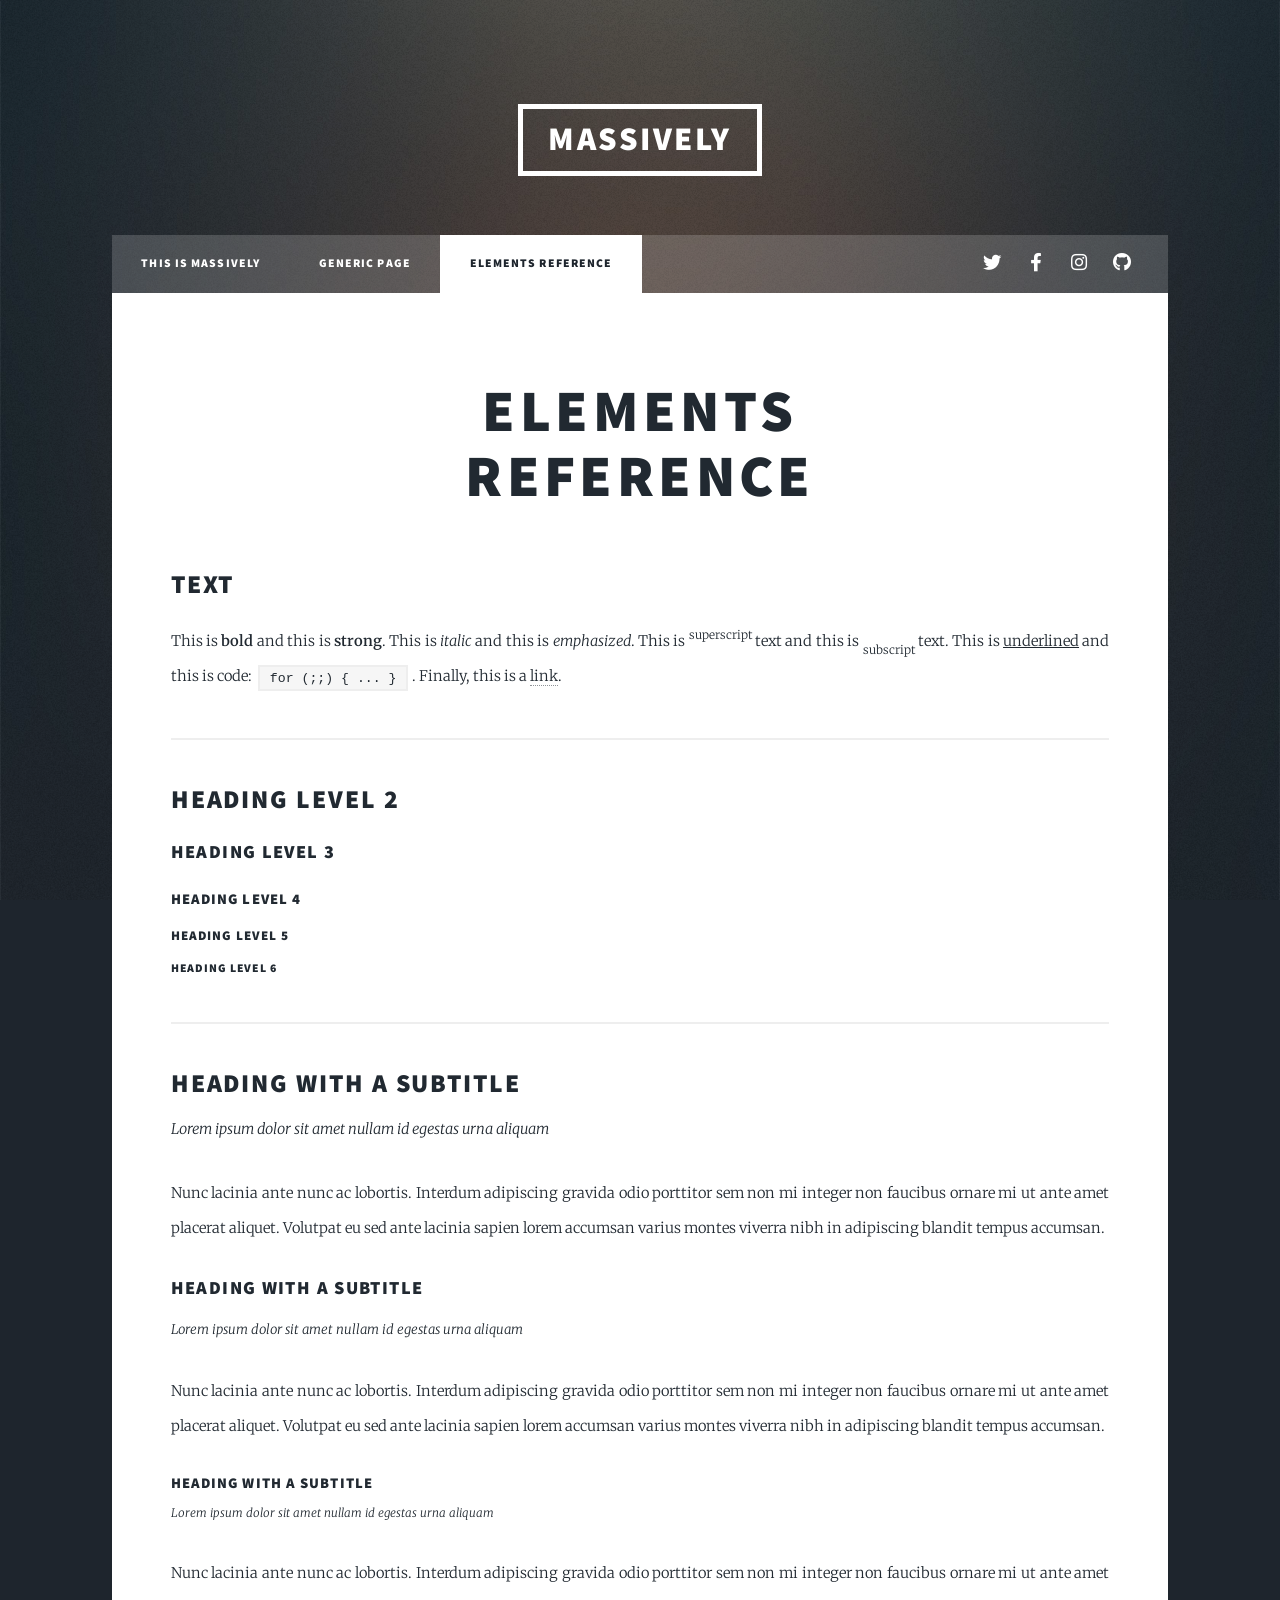
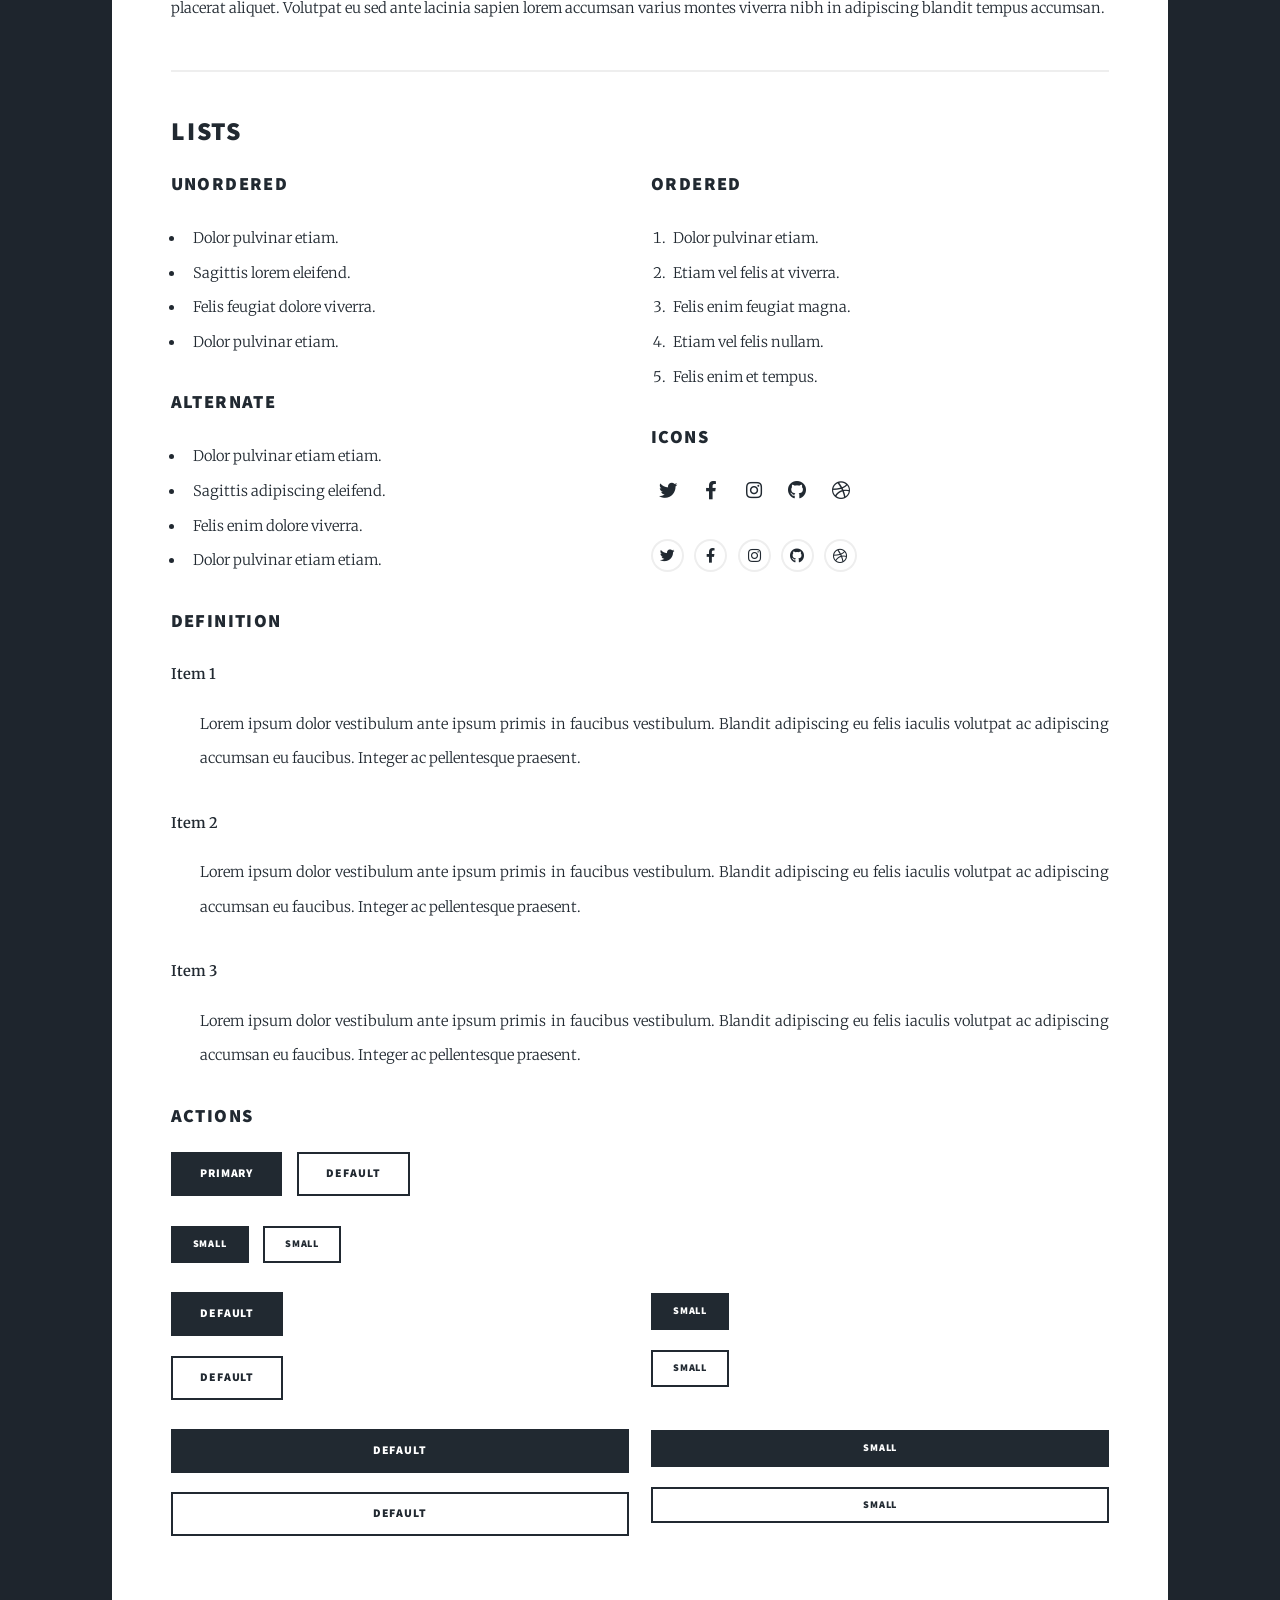
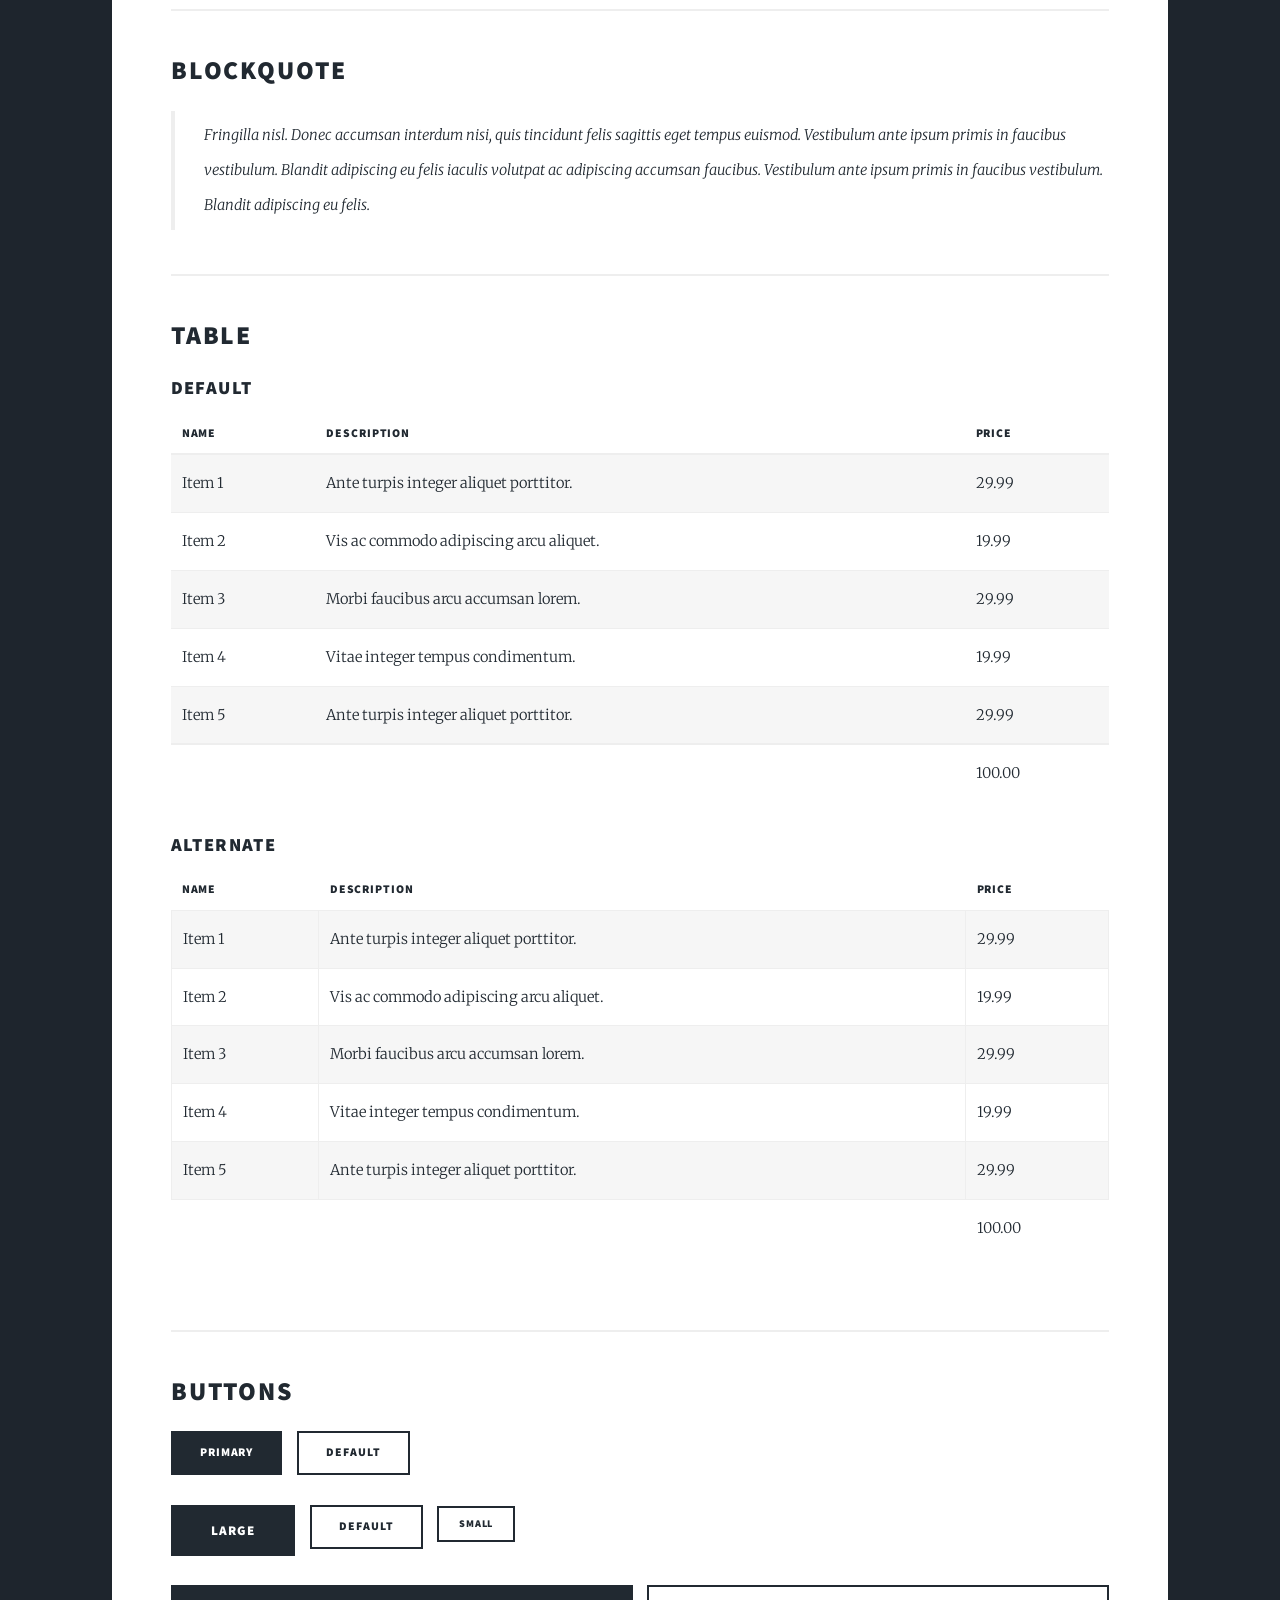
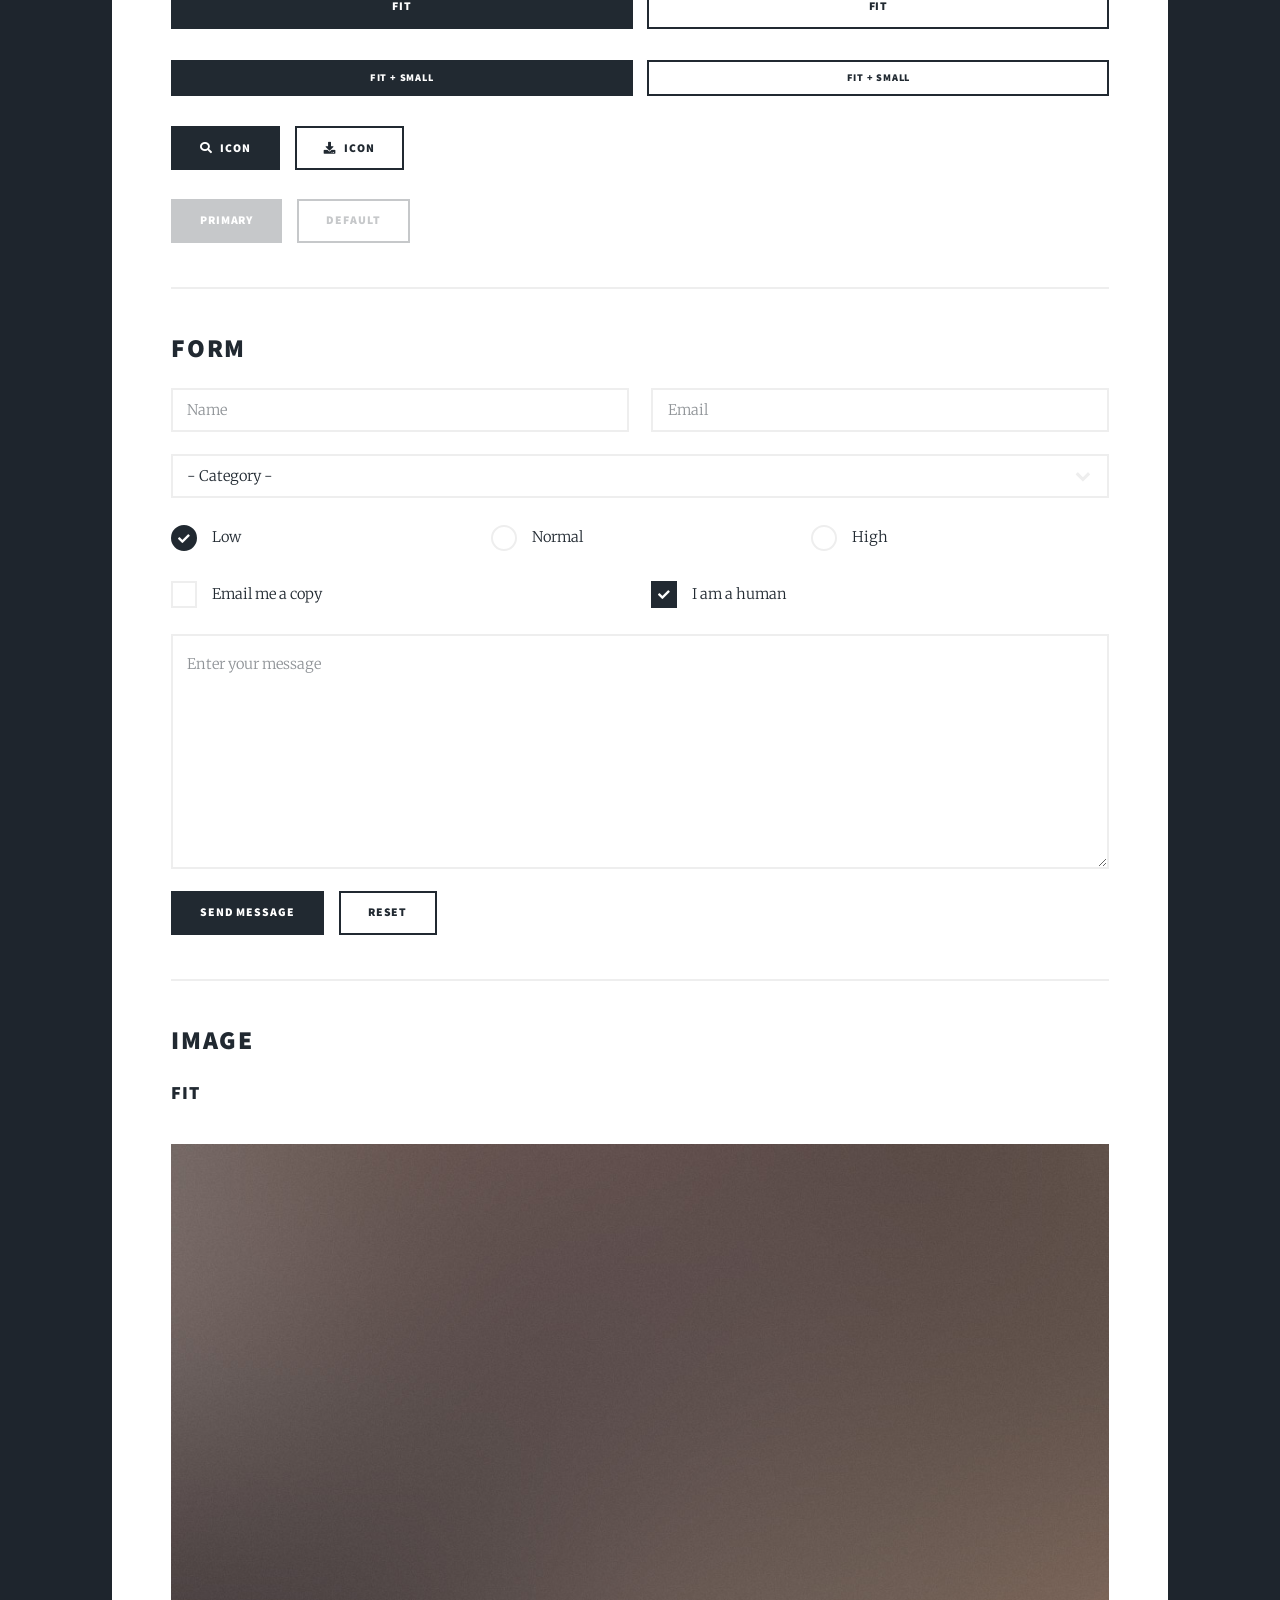
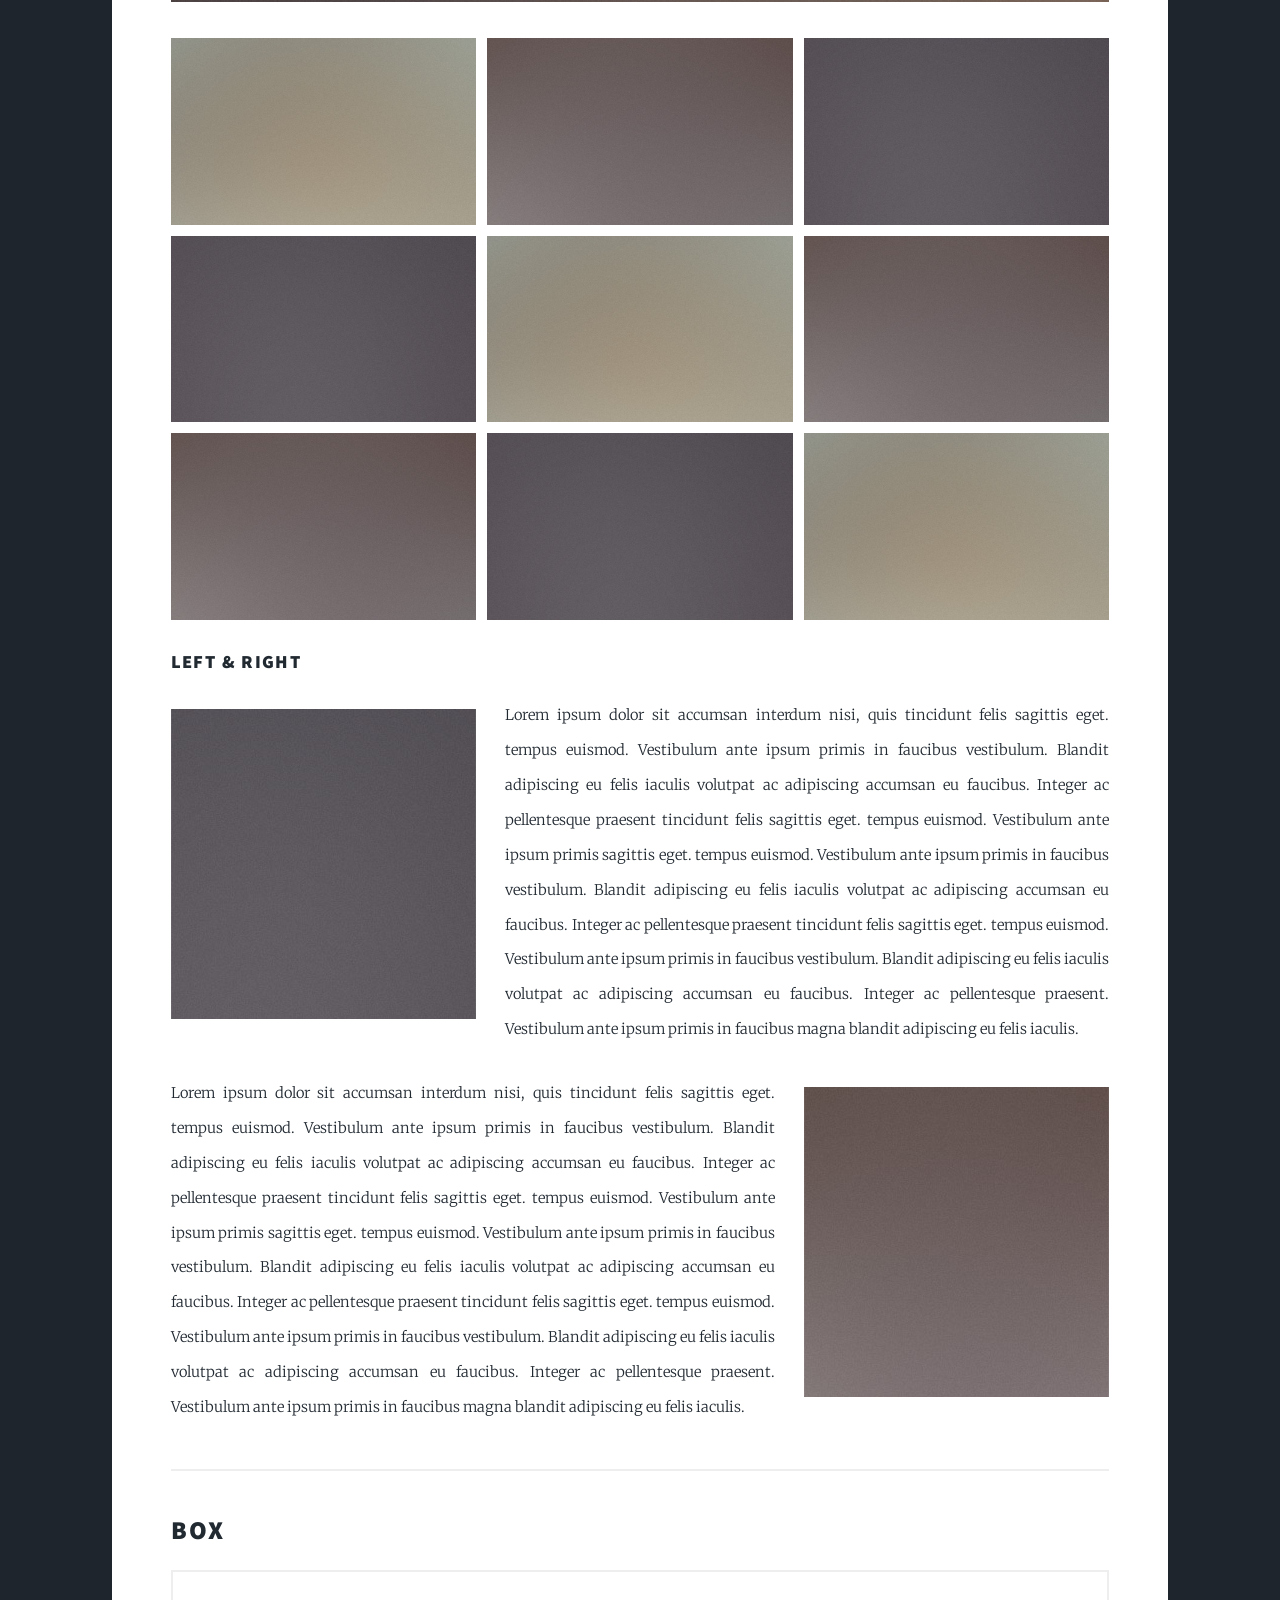
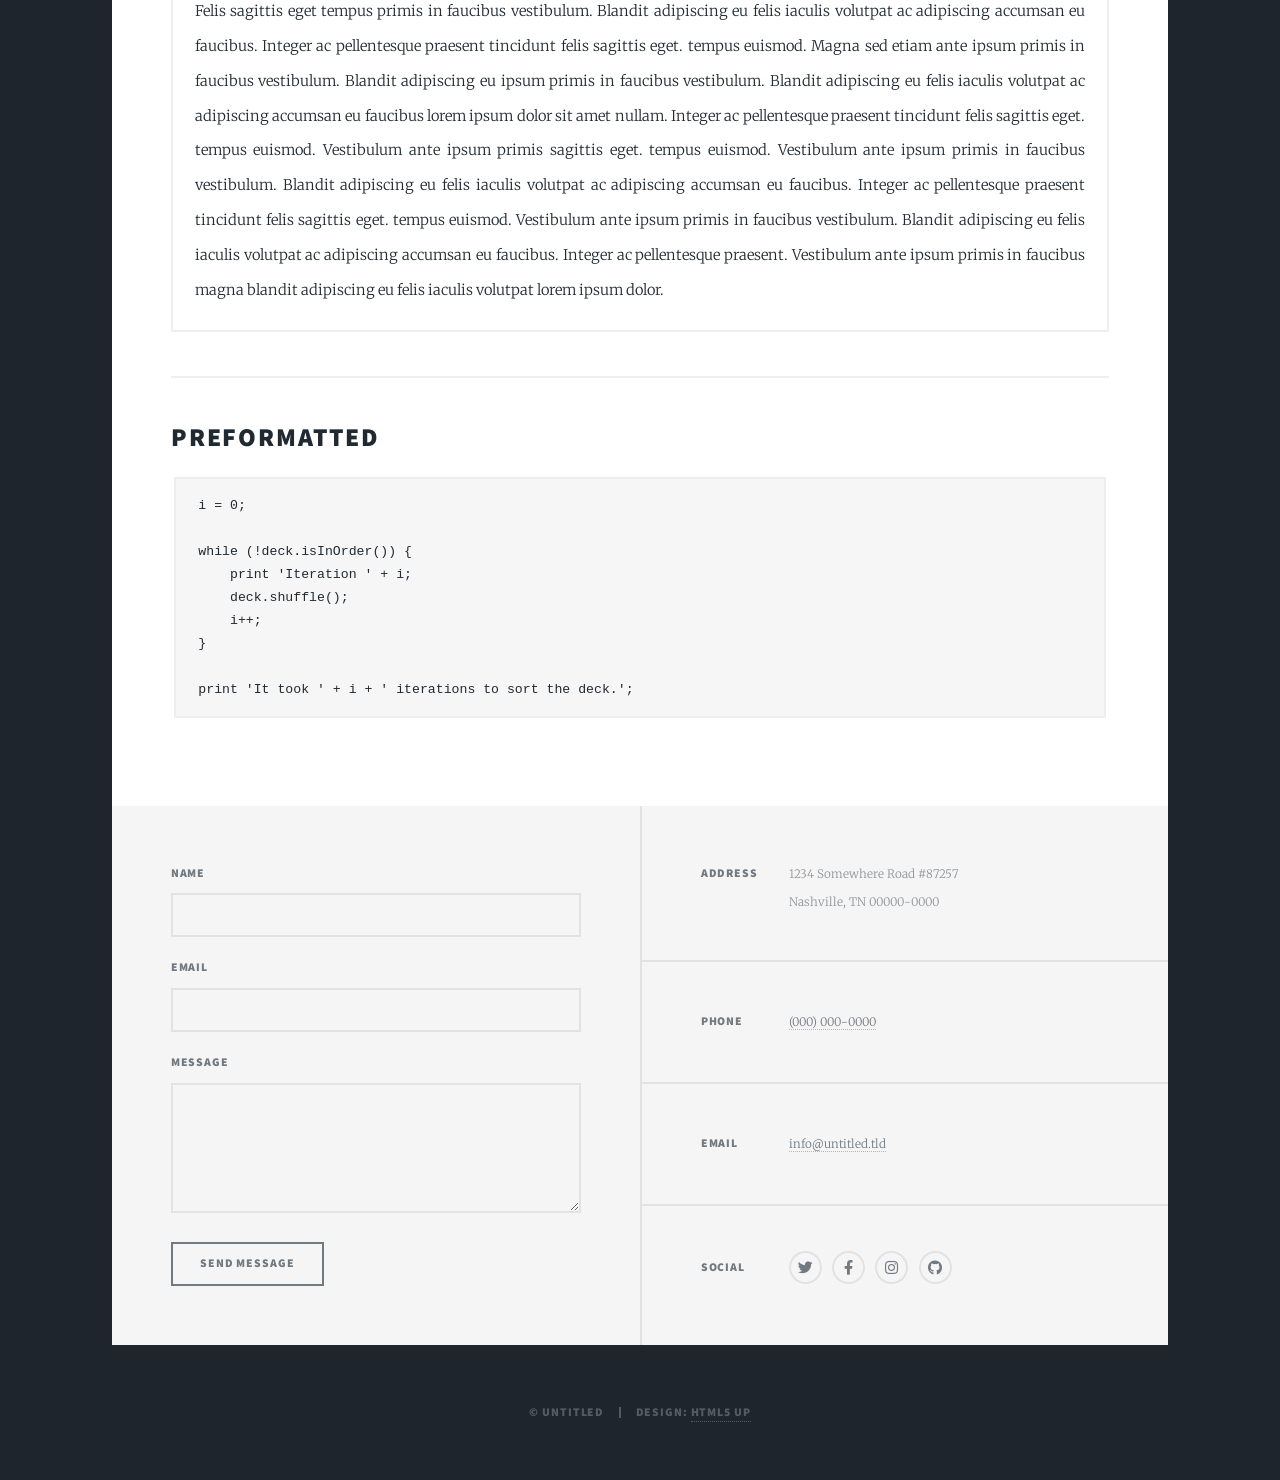
<file: elements.html>
<!DOCTYPE HTML>
<!--
	Massively by HTML5 UP
	html5up.net | @ajlkn
	Free for personal and commercial use under the CCA 3.0 license (html5up.net/license)
-->
<html>
	<head>
		<title>Elements Reference - Massively by HTML5 UP</title>
		<meta charset="utf-8" />
		<meta name="viewport" content="width=device-width, initial-scale=1, user-scalable=no" />
		<link rel="stylesheet" href="assets/css/main.css" />
		<noscript><link rel="stylesheet" href="assets/css/noscript.css" /></noscript>
	</head>
	<body class="is-preload">

		<!-- Wrapper -->
			<div id="wrapper">

				<!-- Header -->
					<header id="header">
						<a href="index.html" class="logo">Massively</a>
					</header>

				<!-- Nav -->
					<nav id="nav">
						<ul class="links">
							<li><a href="index.html">This is Massively</a></li>
							<li><a href="generic.html">Generic Page</a></li>
							<li class="active"><a href="elements.html">Elements Reference</a></li>
						</ul>
						<ul class="icons">
							<li><a href="#" class="icon brands fa-twitter"><span class="label">Twitter</span></a></li>
							<li><a href="#" class="icon brands fa-facebook-f"><span class="label">Facebook</span></a></li>
							<li><a href="#" class="icon brands fa-instagram"><span class="label">Instagram</span></a></li>
							<li><a href="#" class="icon brands fa-github"><span class="label">GitHub</span></a></li>
						</ul>
					</nav>

				<!-- Main -->
					<div id="main">

						<!-- Post -->
							<section class="post">
								<header class="major">
									<h1>Elements<br />
									Reference</h1>
								</header>

								<!-- Text stuff -->
									<h2>Text</h2>
									<p>This is <b>bold</b> and this is <strong>strong</strong>. This is <i>italic</i> and this is <em>emphasized</em>.
									This is <sup>superscript</sup> text and this is <sub>subscript</sub> text.
									This is <u>underlined</u> and this is code: <code>for (;;) { ... }</code>.
									Finally, this is a <a href="#">link</a>.</p>
									<hr />
									<h2>Heading Level 2</h2>
									<h3>Heading Level 3</h3>
									<h4>Heading Level 4</h4>
									<h5>Heading Level 5</h5>
									<h6>Heading Level 6</h6>
									<hr />
									<header>
										<h2>Heading with a Subtitle</h2>
										<p>Lorem ipsum dolor sit amet nullam id egestas urna aliquam</p>
									</header>
									<p>Nunc lacinia ante nunc ac lobortis. Interdum adipiscing gravida odio porttitor sem non mi integer non faucibus ornare mi ut ante amet placerat aliquet. Volutpat eu sed ante lacinia sapien lorem accumsan varius montes viverra nibh in adipiscing blandit tempus accumsan.</p>
									<header>
										<h3>Heading with a Subtitle</h3>
										<p>Lorem ipsum dolor sit amet nullam id egestas urna aliquam</p>
									</header>
									<p>Nunc lacinia ante nunc ac lobortis. Interdum adipiscing gravida odio porttitor sem non mi integer non faucibus ornare mi ut ante amet placerat aliquet. Volutpat eu sed ante lacinia sapien lorem accumsan varius montes viverra nibh in adipiscing blandit tempus accumsan.</p>
									<header>
										<h4>Heading with a Subtitle</h4>
										<p>Lorem ipsum dolor sit amet nullam id egestas urna aliquam</p>
									</header>
									<p>Nunc lacinia ante nunc ac lobortis. Interdum adipiscing gravida odio porttitor sem non mi integer non faucibus ornare mi ut ante amet placerat aliquet. Volutpat eu sed ante lacinia sapien lorem accumsan varius montes viverra nibh in adipiscing blandit tempus accumsan.</p>

									<hr />

								<!-- Lists -->
									<h2>Lists</h2>
									<div class="row">
										<div class="col-6 col-12-small">

											<h3>Unordered</h3>
											<ul>
												<li>Dolor pulvinar etiam.</li>
												<li>Sagittis lorem eleifend.</li>
												<li>Felis feugiat dolore viverra.</li>
												<li>Dolor pulvinar etiam.</li>
											</ul>

											<h3>Alternate</h3>
											<ul class="alt">
												<li>Dolor pulvinar etiam etiam.</li>
												<li>Sagittis adipiscing eleifend.</li>
												<li>Felis enim dolore viverra.</li>
												<li>Dolor pulvinar etiam etiam.</li>
											</ul>

										</div>
										<div class="col-6 col-12-small">

											<h3>Ordered</h3>
											<ol>
												<li>Dolor pulvinar etiam.</li>
												<li>Etiam vel felis at viverra.</li>
												<li>Felis enim feugiat magna.</li>
												<li>Etiam vel felis nullam.</li>
												<li>Felis enim et tempus.</li>
											</ol>

											<h3>Icons</h3>
											<ul class="icons">
												<li><a href="#" class="icon brands fa-twitter"><span class="label">Twitter</span></a></li>
												<li><a href="#" class="icon brands fa-facebook-f"><span class="label">Facebook</span></a></li>
												<li><a href="#" class="icon brands fa-instagram"><span class="label">Instagram</span></a></li>
												<li><a href="#" class="icon brands fa-github"><span class="label">Github</span></a></li>
												<li><a href="#" class="icon brands fa-dribbble"><span class="label">Dribbble</span></a></li>
											</ul>
											<ul class="icons alt">
												<li><a href="#" class="icon brands alt fa-twitter"><span class="label">Twitter</span></a></li>
												<li><a href="#" class="icon brands alt fa-facebook-f"><span class="label">Facebook</span></a></li>
												<li><a href="#" class="icon brands alt fa-instagram"><span class="label">Instagram</span></a></li>
												<li><a href="#" class="icon brands alt fa-github"><span class="label">Github</span></a></li>
												<li><a href="#" class="icon brands alt fa-dribbble"><span class="label">Dribbble</span></a></li>
											</ul>

										</div>
									</div>
									<h3>Definition</h3>
									<dl>
										<dt>Item 1</dt>
										<dd>
											<p>Lorem ipsum dolor vestibulum ante ipsum primis in faucibus vestibulum. Blandit adipiscing eu felis iaculis volutpat ac adipiscing accumsan eu faucibus. Integer ac pellentesque praesent.</p>
										</dd>
										<dt>Item 2</dt>
										<dd>
											<p>Lorem ipsum dolor vestibulum ante ipsum primis in faucibus vestibulum. Blandit adipiscing eu felis iaculis volutpat ac adipiscing accumsan eu faucibus. Integer ac pellentesque praesent.</p>
										</dd>
										<dt>Item 3</dt>
										<dd>
											<p>Lorem ipsum dolor vestibulum ante ipsum primis in faucibus vestibulum. Blandit adipiscing eu felis iaculis volutpat ac adipiscing accumsan eu faucibus. Integer ac pellentesque praesent.</p>
										</dd>
									</dl>

									<h3>Actions</h3>
									<ul class="actions">
										<li><a href="#" class="button primary">Primary</a></li>
										<li><a href="#" class="button">Default</a></li>
									</ul>
									<ul class="actions small">
										<li><a href="#" class="button primary small">Small</a></li>
										<li><a href="#" class="button small">Small</a></li>
									</ul>
									<div class="row">
										<div class="col-6 col-12-small">
											<ul class="actions stacked">
												<li><a href="#" class="button primary">Default</a></li>
												<li><a href="#" class="button">Default</a></li>
											</ul>
										</div>
										<div class="col-6 col-12-small">
											<ul class="actions stacked">
												<li><a href="#" class="button primary small">Small</a></li>
												<li><a href="#" class="button small">Small</a></li>
											</ul>
										</div>
									</div>
									<div class="row">
										<div class="col-6 col-12-small">
											<ul class="actions stacked">
												<li><a href="#" class="button primary fit">Default</a></li>
												<li><a href="#" class="button fit">Default</a></li>
											</ul>
										</div>
										<div class="col-6 col-12-small">
											<ul class="actions stacked">
												<li><a href="#" class="button primary small fit">Small</a></li>
												<li><a href="#" class="button small fit">Small</a></li>
											</ul>
										</div>
									</div>

									<hr />

								<!-- Blockquote -->
									<h2>Blockquote</h2>
									<blockquote>Fringilla nisl. Donec accumsan interdum nisi, quis tincidunt felis sagittis eget tempus euismod. Vestibulum ante ipsum primis in faucibus vestibulum. Blandit adipiscing eu felis iaculis volutpat ac adipiscing accumsan faucibus. Vestibulum ante ipsum primis in faucibus vestibulum. Blandit adipiscing eu felis.</blockquote>

									<hr />

								<!-- Table -->
									<h2>Table</h2>

									<h3>Default</h3>
									<div class="table-wrapper">
										<table>
											<thead>
												<tr>
													<th>Name</th>
													<th>Description</th>
													<th>Price</th>
												</tr>
											</thead>
											<tbody>
												<tr>
													<td>Item 1</td>
													<td>Ante turpis integer aliquet porttitor.</td>
													<td>29.99</td>
												</tr>
												<tr>
													<td>Item 2</td>
													<td>Vis ac commodo adipiscing arcu aliquet.</td>
													<td>19.99</td>
												</tr>
												<tr>
													<td>Item 3</td>
													<td> Morbi faucibus arcu accumsan lorem.</td>
													<td>29.99</td>
												</tr>
												<tr>
													<td>Item 4</td>
													<td>Vitae integer tempus condimentum.</td>
													<td>19.99</td>
												</tr>
												<tr>
													<td>Item 5</td>
													<td>Ante turpis integer aliquet porttitor.</td>
													<td>29.99</td>
												</tr>
											</tbody>
											<tfoot>
												<tr>
													<td colspan="2"></td>
													<td>100.00</td>
												</tr>
											</tfoot>
										</table>
									</div>

									<h3>Alternate</h3>
									<div class="table-wrapper">
										<table class="alt">
											<thead>
												<tr>
													<th>Name</th>
													<th>Description</th>
													<th>Price</th>
												</tr>
											</thead>
											<tbody>
												<tr>
													<td>Item 1</td>
													<td>Ante turpis integer aliquet porttitor.</td>
													<td>29.99</td>
												</tr>
												<tr>
													<td>Item 2</td>
													<td>Vis ac commodo adipiscing arcu aliquet.</td>
													<td>19.99</td>
												</tr>
												<tr>
													<td>Item 3</td>
													<td> Morbi faucibus arcu accumsan lorem.</td>
													<td>29.99</td>
												</tr>
												<tr>
													<td>Item 4</td>
													<td>Vitae integer tempus condimentum.</td>
													<td>19.99</td>
												</tr>
												<tr>
													<td>Item 5</td>
													<td>Ante turpis integer aliquet porttitor.</td>
													<td>29.99</td>
												</tr>
											</tbody>
											<tfoot>
												<tr>
													<td colspan="2"></td>
													<td>100.00</td>
												</tr>
											</tfoot>
										</table>
									</div>

									<hr />

								<!-- Buttons -->
									<h2>Buttons</h2>
									<ul class="actions">
										<li><a href="#" class="button primary">Primary</a></li>
										<li><a href="#" class="button">Default</a></li>
									</ul>
									<ul class="actions">
										<li><a href="#" class="button primary large">Large</a></li>
										<li><a href="#" class="button">Default</a></li>
										<li><a href="#" class="button small">Small</a></li>
									</ul>
									<ul class="actions fit">
										<li><a href="#" class="button primary fit">Fit</a></li>
										<li><a href="#" class="button fit">Fit</a></li>
									</ul>
									<ul class="actions fit small">
										<li><a href="#" class="button primary fit small">Fit + Small</a></li>
										<li><a href="#" class="button fit small">Fit + Small</a></li>
									</ul>
									<ul class="actions">
										<li><a href="#" class="button primary icon solid fa-search">Icon</a></li>
										<li><a href="#" class="button icon solid fa-download">Icon</a></li>
									</ul>
									<ul class="actions">
										<li><span class="button primary disabled">Primary</span></li>
										<li><span class="button disabled">Default</span></li>
									</ul>

									<hr />

								<!-- Form -->
									<h2>Form</h2>

									<form method="post" action="#">
										<div class="row gtr-uniform">
											<div class="col-6 col-12-xsmall">
												<input type="text" name="demo-name" id="demo-name" value="" placeholder="Name" />
											</div>
											<div class="col-6 col-12-xsmall">
												<input type="email" name="demo-email" id="demo-email" value="" placeholder="Email" />
											</div>
											<!-- Break -->
											<div class="col-12">
												<select name="demo-category" id="demo-category">
													<option value="">- Category -</option>
													<option value="1">Manufacturing</option>
													<option value="1">Shipping</option>
													<option value="1">Administration</option>
													<option value="1">Human Resources</option>
												</select>
											</div>
											<!-- Break -->
											<div class="col-4 col-12-small">
												<input type="radio" id="demo-priority-low" name="demo-priority" checked>
												<label for="demo-priority-low">Low</label>
											</div>
											<div class="col-4 col-12-small">
												<input type="radio" id="demo-priority-normal" name="demo-priority">
												<label for="demo-priority-normal">Normal</label>
											</div>
											<div class="col-4 col-12-small">
												<input type="radio" id="demo-priority-high" name="demo-priority">
												<label for="demo-priority-high">High</label>
											</div>
											<!-- Break -->
											<div class="col-6 col-12-small">
												<input type="checkbox" id="demo-copy" name="demo-copy">
												<label for="demo-copy">Email me a copy</label>
											</div>
											<div class="col-6 col-12-small">
												<input type="checkbox" id="demo-human" name="demo-human" checked>
												<label for="demo-human">I am a human</label>
											</div>
											<!-- Break -->
											<div class="col-12">
												<textarea name="demo-message" id="demo-message" placeholder="Enter your message" rows="6"></textarea>
											</div>
											<!-- Break -->
											<div class="col-12">
												<ul class="actions">
													<li><input type="submit" value="Send Message" class="primary" /></li>
													<li><input type="reset" value="Reset" /></li>
												</ul>
											</div>
										</div>
									</form>

									<hr />

								<!-- Image -->
									<h2>Image</h2>

									<h3>Fit</h3>
									<span class="image fit"><img src="images/pic01.jpg" alt="" /></span>
									<div class="box alt">
										<div class="row gtr-50 gtr-uniform">
											<div class="col-4"><span class="image fit"><img src="images/pic02.jpg" alt="" /></span></div>
											<div class="col-4"><span class="image fit"><img src="images/pic03.jpg" alt="" /></span></div>
											<div class="col-4"><span class="image fit"><img src="images/pic04.jpg" alt="" /></span></div>
											<!-- Break -->
											<div class="col-4"><span class="image fit"><img src="images/pic04.jpg" alt="" /></span></div>
											<div class="col-4"><span class="image fit"><img src="images/pic02.jpg" alt="" /></span></div>
											<div class="col-4"><span class="image fit"><img src="images/pic03.jpg" alt="" /></span></div>
											<!-- Break -->
											<div class="col-4"><span class="image fit"><img src="images/pic03.jpg" alt="" /></span></div>
											<div class="col-4"><span class="image fit"><img src="images/pic04.jpg" alt="" /></span></div>
											<div class="col-4"><span class="image fit"><img src="images/pic02.jpg" alt="" /></span></div>
										</div>
									</div>

									<h3>Left &amp; Right</h3>
									<p><span class="image left"><img src="images/pic08.jpg" alt="" /></span>Lorem ipsum dolor sit accumsan interdum nisi, quis tincidunt felis sagittis eget. tempus euismod. Vestibulum ante ipsum primis in faucibus vestibulum. Blandit adipiscing eu felis iaculis volutpat ac adipiscing accumsan eu faucibus. Integer ac pellentesque praesent tincidunt felis sagittis eget. tempus euismod. Vestibulum ante ipsum primis sagittis eget. tempus euismod. Vestibulum ante ipsum primis in faucibus vestibulum. Blandit adipiscing eu felis iaculis volutpat ac adipiscing accumsan eu faucibus. Integer ac pellentesque praesent tincidunt felis sagittis eget. tempus euismod. Vestibulum ante ipsum primis in faucibus vestibulum. Blandit adipiscing eu felis iaculis volutpat ac adipiscing accumsan eu faucibus. Integer ac pellentesque praesent. Vestibulum ante ipsum primis in faucibus magna blandit adipiscing eu felis iaculis.</p>
									<p><span class="image right"><img src="images/pic09.jpg" alt="" /></span>Lorem ipsum dolor sit accumsan interdum nisi, quis tincidunt felis sagittis eget. tempus euismod. Vestibulum ante ipsum primis in faucibus vestibulum. Blandit adipiscing eu felis iaculis volutpat ac adipiscing accumsan eu faucibus. Integer ac pellentesque praesent tincidunt felis sagittis eget. tempus euismod. Vestibulum ante ipsum primis sagittis eget. tempus euismod. Vestibulum ante ipsum primis in faucibus vestibulum. Blandit adipiscing eu felis iaculis volutpat ac adipiscing accumsan eu faucibus. Integer ac pellentesque praesent tincidunt felis sagittis eget. tempus euismod. Vestibulum ante ipsum primis in faucibus vestibulum. Blandit adipiscing eu felis iaculis volutpat ac adipiscing accumsan eu faucibus. Integer ac pellentesque praesent. Vestibulum ante ipsum primis in faucibus magna blandit adipiscing eu felis iaculis.</p>

									<hr />

								<!-- Box -->
									<h2>Box</h2>
									<div class="box">
										<p>Felis sagittis eget tempus primis in faucibus vestibulum. Blandit adipiscing eu felis iaculis volutpat ac adipiscing accumsan eu faucibus. Integer ac pellentesque praesent tincidunt felis sagittis eget. tempus euismod. Magna sed etiam ante ipsum primis in faucibus vestibulum. Blandit adipiscing eu ipsum primis in faucibus vestibulum. Blandit adipiscing eu felis iaculis volutpat ac adipiscing accumsan eu faucibus lorem ipsum dolor sit amet nullam. Integer ac pellentesque praesent tincidunt felis sagittis eget. tempus euismod. Vestibulum ante ipsum primis sagittis eget. tempus euismod. Vestibulum ante ipsum primis in faucibus vestibulum. Blandit adipiscing eu felis iaculis volutpat ac adipiscing accumsan eu faucibus. Integer ac pellentesque praesent tincidunt felis sagittis eget. tempus euismod. Vestibulum ante ipsum primis in faucibus vestibulum. Blandit adipiscing eu felis iaculis volutpat ac adipiscing accumsan eu faucibus. Integer ac pellentesque praesent. Vestibulum ante ipsum primis in faucibus magna blandit adipiscing eu felis iaculis volutpat lorem ipsum dolor.</p>
									</div>

									<hr />

								<!-- Preformatted Code -->
									<h2>Preformatted</h2>
									<pre><code>i = 0;

while (!deck.isInOrder()) {
    print 'Iteration ' + i;
    deck.shuffle();
    i++;
}

print 'It took ' + i + ' iterations to sort the deck.';
</code></pre>

							</section>

					</div>

				<!-- Footer -->
					<footer id="footer">
						<section>
							<form method="post" action="#">
								<div class="fields">
									<div class="field">
										<label for="name">Name</label>
										<input type="text" name="name" id="name" />
									</div>
									<div class="field">
										<label for="email">Email</label>
										<input type="text" name="email" id="email" />
									</div>
									<div class="field">
										<label for="message">Message</label>
										<textarea name="message" id="message" rows="3"></textarea>
									</div>
								</div>
								<ul class="actions">
									<li><input type="submit" value="Send Message" /></li>
								</ul>
							</form>
						</section>
						<section class="split contact">
							<section class="alt">
								<h3>Address</h3>
								<p>1234 Somewhere Road #87257<br />
								Nashville, TN 00000-0000</p>
							</section>
							<section>
								<h3>Phone</h3>
								<p><a href="#">(000) 000-0000</a></p>
							</section>
							<section>
								<h3>Email</h3>
								<p><a href="#">info@untitled.tld</a></p>
							</section>
							<section>
								<h3>Social</h3>
								<ul class="icons alt">
									<li><a href="#" class="icon brands alt fa-twitter"><span class="label">Twitter</span></a></li>
									<li><a href="#" class="icon brands alt fa-facebook-f"><span class="label">Facebook</span></a></li>
									<li><a href="#" class="icon brands alt fa-instagram"><span class="label">Instagram</span></a></li>
									<li><a href="#" class="icon brands alt fa-github"><span class="label">GitHub</span></a></li>
								</ul>
							</section>
						</section>
					</footer>

				<!-- Copyright -->
					<div id="copyright">
						<ul><li>&copy; Untitled</li><li>Design: <a href="https://html5up.net">HTML5 UP</a></li></ul>
					</div>

			</div>

		<!-- Scripts -->
			<script src="assets/js/jquery.min.js"></script>
			<script src="assets/js/jquery.scrollex.min.js"></script>
			<script src="assets/js/jquery.scrolly.min.js"></script>
			<script src="assets/js/browser.min.js"></script>
			<script src="assets/js/breakpoints.min.js"></script>
			<script src="assets/js/util.js"></script>
			<script src="assets/js/main.js"></script>

	</body>
</html>
</file>
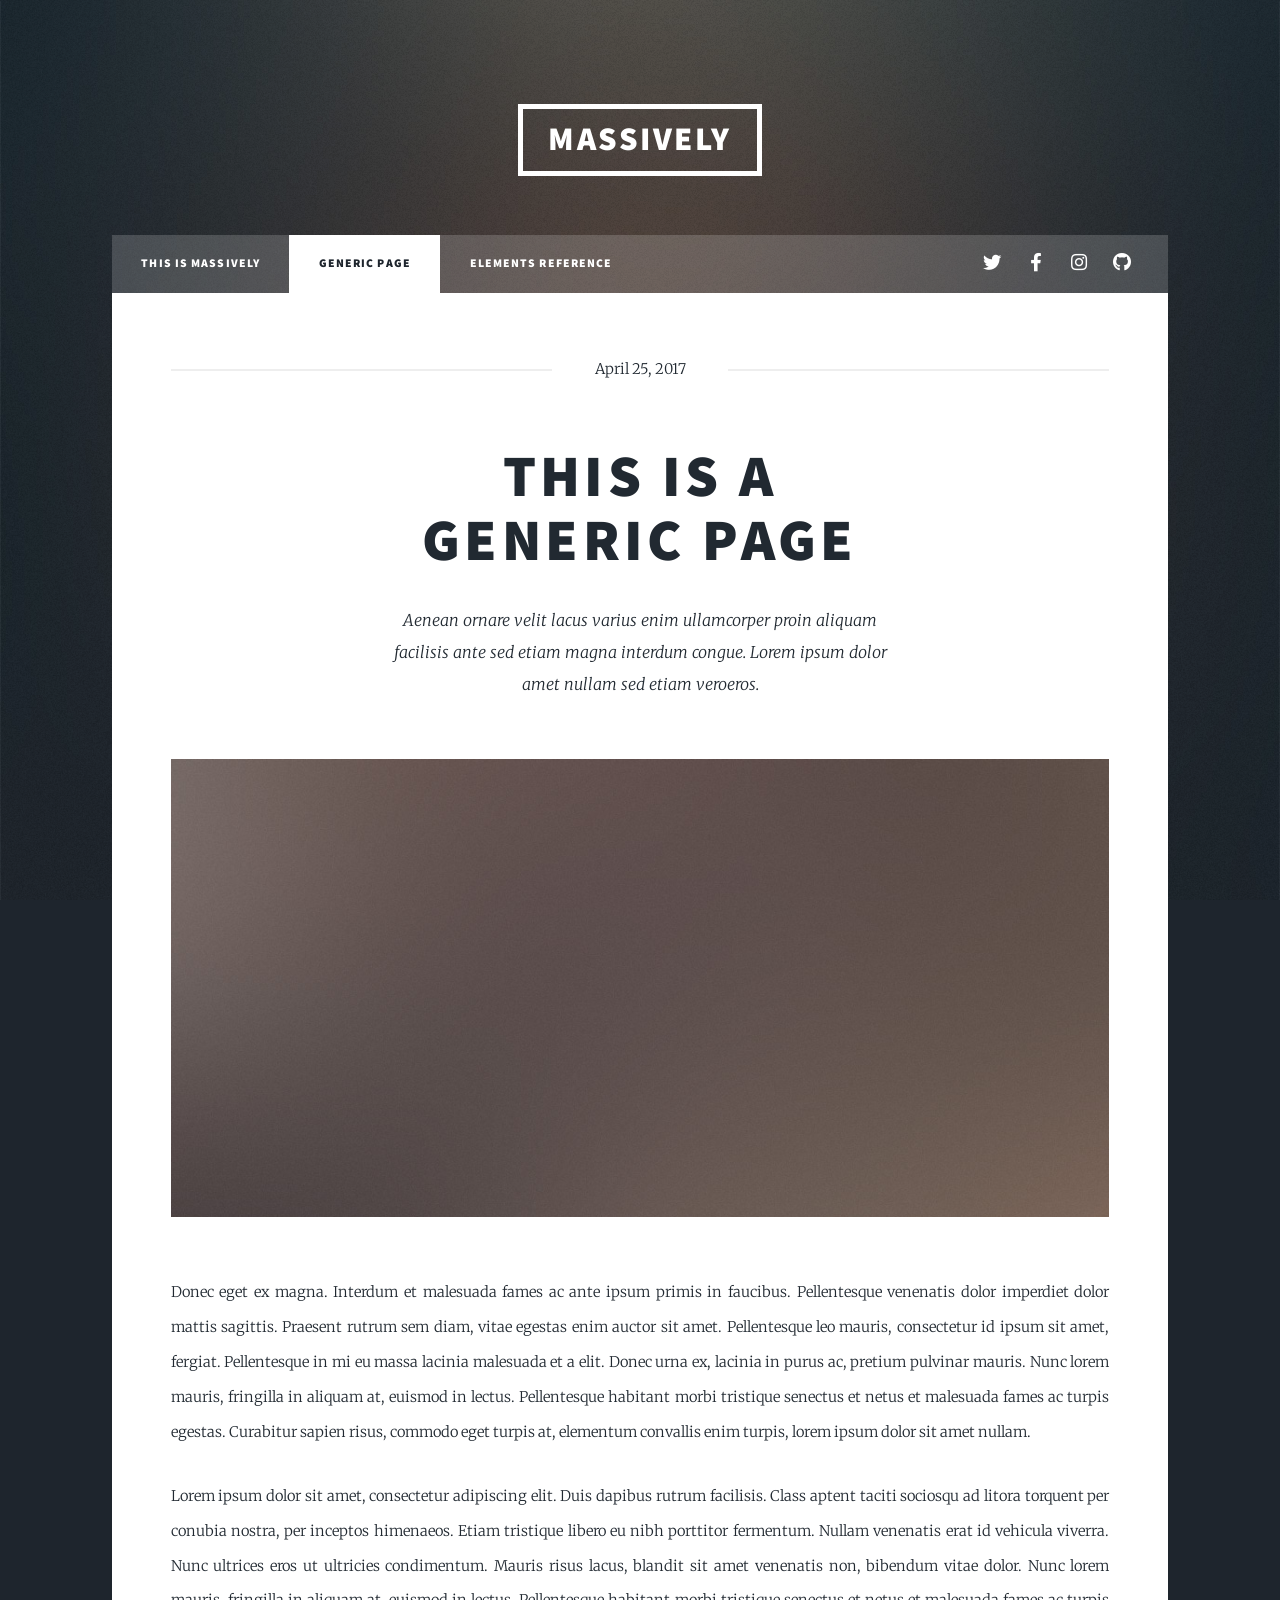
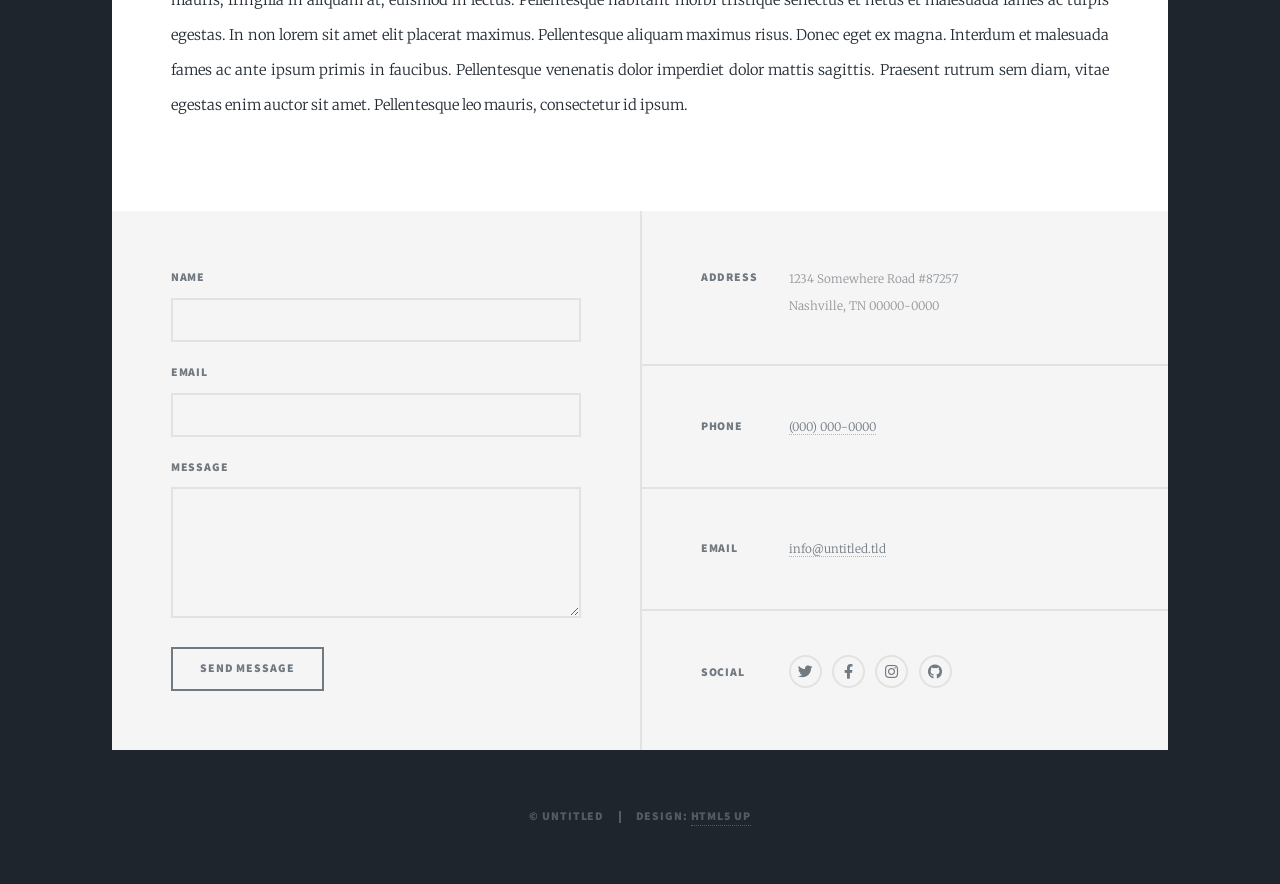
<file: generic.html>
<!DOCTYPE HTML>
<!--
	Massively by HTML5 UP
	html5up.net | @ajlkn
	Free for personal and commercial use under the CCA 3.0 license (html5up.net/license)
-->
<html>
	<head>
		<title>Generic Page - Massively by HTML5 UP</title>
		<meta charset="utf-8" />
		<meta name="viewport" content="width=device-width, initial-scale=1, user-scalable=no" />
		<link rel="stylesheet" href="assets/css/main.css" />
		<noscript><link rel="stylesheet" href="assets/css/noscript.css" /></noscript>
	</head>
	<body class="is-preload">

		<!-- Wrapper -->
			<div id="wrapper">

				<!-- Header -->
					<header id="header">
						<a href="index.html" class="logo">Massively</a>
					</header>

				<!-- Nav -->
					<nav id="nav">
						<ul class="links">
							<li><a href="index.html">This is Massively</a></li>
							<li class="active"><a href="generic.html">Generic Page</a></li>
							<li><a href="elements.html">Elements Reference</a></li>
						</ul>
						<ul class="icons">
							<li><a href="#" class="icon brands fa-twitter"><span class="label">Twitter</span></a></li>
							<li><a href="#" class="icon brands fa-facebook-f"><span class="label">Facebook</span></a></li>
							<li><a href="#" class="icon brands fa-instagram"><span class="label">Instagram</span></a></li>
							<li><a href="#" class="icon brands fa-github"><span class="label">GitHub</span></a></li>
						</ul>
					</nav>

				<!-- Main -->
					<div id="main">

						<!-- Post -->
							<section class="post">
								<header class="major">
									<span class="date">April 25, 2017</span>
									<h1>This is a<br />
									Generic Page</h1>
									<p>Aenean ornare velit lacus varius enim ullamcorper proin aliquam<br />
									facilisis ante sed etiam magna interdum congue. Lorem ipsum dolor<br />
									amet nullam sed etiam veroeros.</p>
								</header>
								<div class="image main"><img src="images/pic01.jpg" alt="" /></div>
								<p>Donec eget ex magna. Interdum et malesuada fames ac ante ipsum primis in faucibus. Pellentesque venenatis dolor imperdiet dolor mattis sagittis. Praesent rutrum sem diam, vitae egestas enim auctor sit amet. Pellentesque leo mauris, consectetur id ipsum sit amet, fergiat. Pellentesque in mi eu massa lacinia malesuada et a elit. Donec urna ex, lacinia in purus ac, pretium pulvinar mauris. Nunc lorem mauris, fringilla in aliquam at, euismod in lectus. Pellentesque habitant morbi tristique senectus et netus et malesuada fames ac turpis egestas. Curabitur sapien risus, commodo eget turpis at, elementum convallis enim turpis, lorem ipsum dolor sit amet nullam.</p>
								<p>Lorem ipsum dolor sit amet, consectetur adipiscing elit. Duis dapibus rutrum facilisis. Class aptent taciti sociosqu ad litora torquent per conubia nostra, per inceptos himenaeos. Etiam tristique libero eu nibh porttitor fermentum. Nullam venenatis erat id vehicula viverra. Nunc ultrices eros ut ultricies condimentum. Mauris risus lacus, blandit sit amet venenatis non, bibendum vitae dolor. Nunc lorem mauris, fringilla in aliquam at, euismod in lectus. Pellentesque habitant morbi tristique senectus et netus et malesuada fames ac turpis egestas. In non lorem sit amet elit placerat maximus. Pellentesque aliquam maximus risus. Donec eget ex magna. Interdum et malesuada fames ac ante ipsum primis in faucibus. Pellentesque venenatis dolor imperdiet dolor mattis sagittis. Praesent rutrum sem diam, vitae egestas enim auctor sit amet. Pellentesque leo mauris, consectetur id ipsum.</p>
							</section>

					</div>

				<!-- Footer -->
					<footer id="footer">
						<section>
							<form method="post" action="#">
								<div class="fields">
									<div class="field">
										<label for="name">Name</label>
										<input type="text" name="name" id="name" />
									</div>
									<div class="field">
										<label for="email">Email</label>
										<input type="text" name="email" id="email" />
									</div>
									<div class="field">
										<label for="message">Message</label>
										<textarea name="message" id="message" rows="3"></textarea>
									</div>
								</div>
								<ul class="actions">
									<li><input type="submit" value="Send Message" /></li>
								</ul>
							</form>
						</section>
						<section class="split contact">
							<section class="alt">
								<h3>Address</h3>
								<p>1234 Somewhere Road #87257<br />
								Nashville, TN 00000-0000</p>
							</section>
							<section>
								<h3>Phone</h3>
								<p><a href="#">(000) 000-0000</a></p>
							</section>
							<section>
								<h3>Email</h3>
								<p><a href="#">info@untitled.tld</a></p>
							</section>
							<section>
								<h3>Social</h3>
								<ul class="icons alt">
									<li><a href="#" class="icon brands alt fa-twitter"><span class="label">Twitter</span></a></li>
									<li><a href="#" class="icon brands alt fa-facebook-f"><span class="label">Facebook</span></a></li>
									<li><a href="#" class="icon brands alt fa-instagram"><span class="label">Instagram</span></a></li>
									<li><a href="#" class="icon brands alt fa-github"><span class="label">GitHub</span></a></li>
								</ul>
							</section>
						</section>
					</footer>

				<!-- Copyright -->
					<div id="copyright">
						<ul><li>&copy; Untitled</li><li>Design: <a href="https://html5up.net">HTML5 UP</a></li></ul>
					</div>

			</div>

		<!-- Scripts -->
			<script src="assets/js/jquery.min.js"></script>
			<script src="assets/js/jquery.scrollex.min.js"></script>
			<script src="assets/js/jquery.scrolly.min.js"></script>
			<script src="assets/js/browser.min.js"></script>
			<script src="assets/js/breakpoints.min.js"></script>
			<script src="assets/js/util.js"></script>
			<script src="assets/js/main.js"></script>

	</body>
</html>
</file>
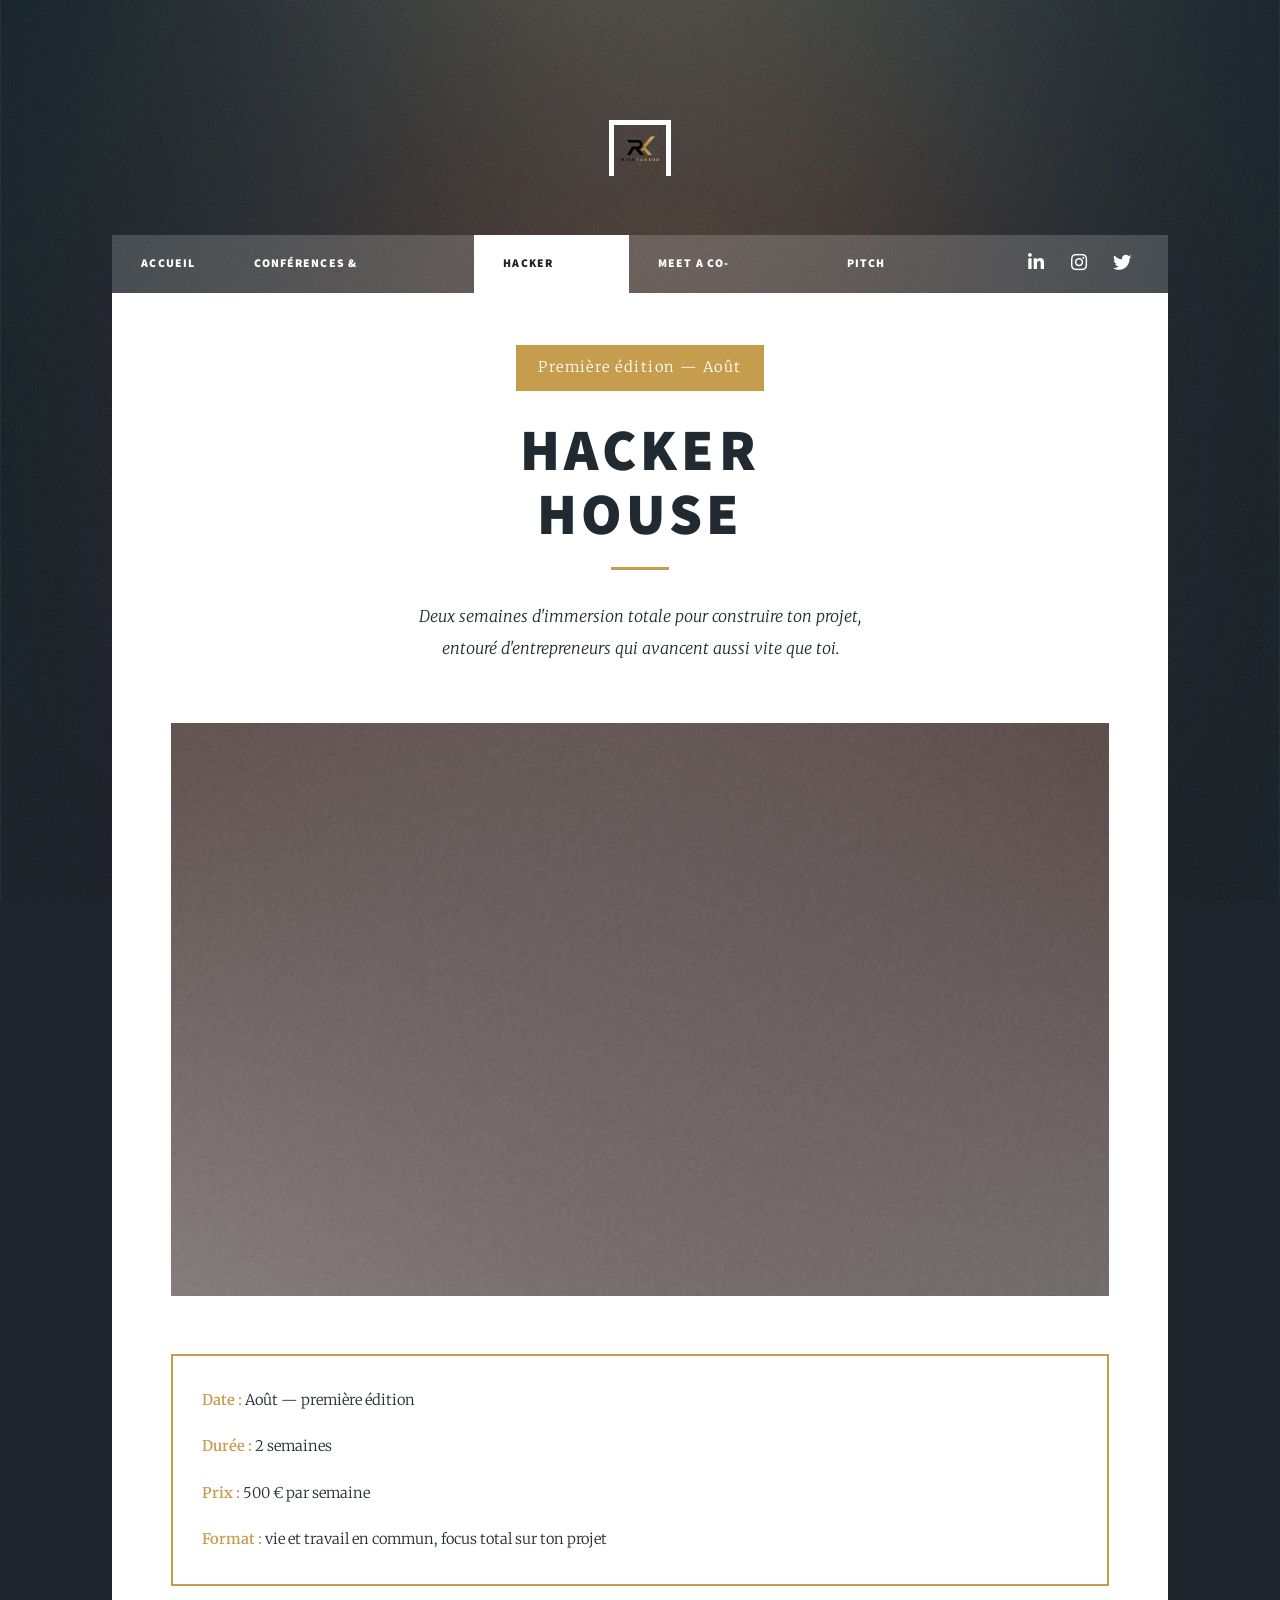
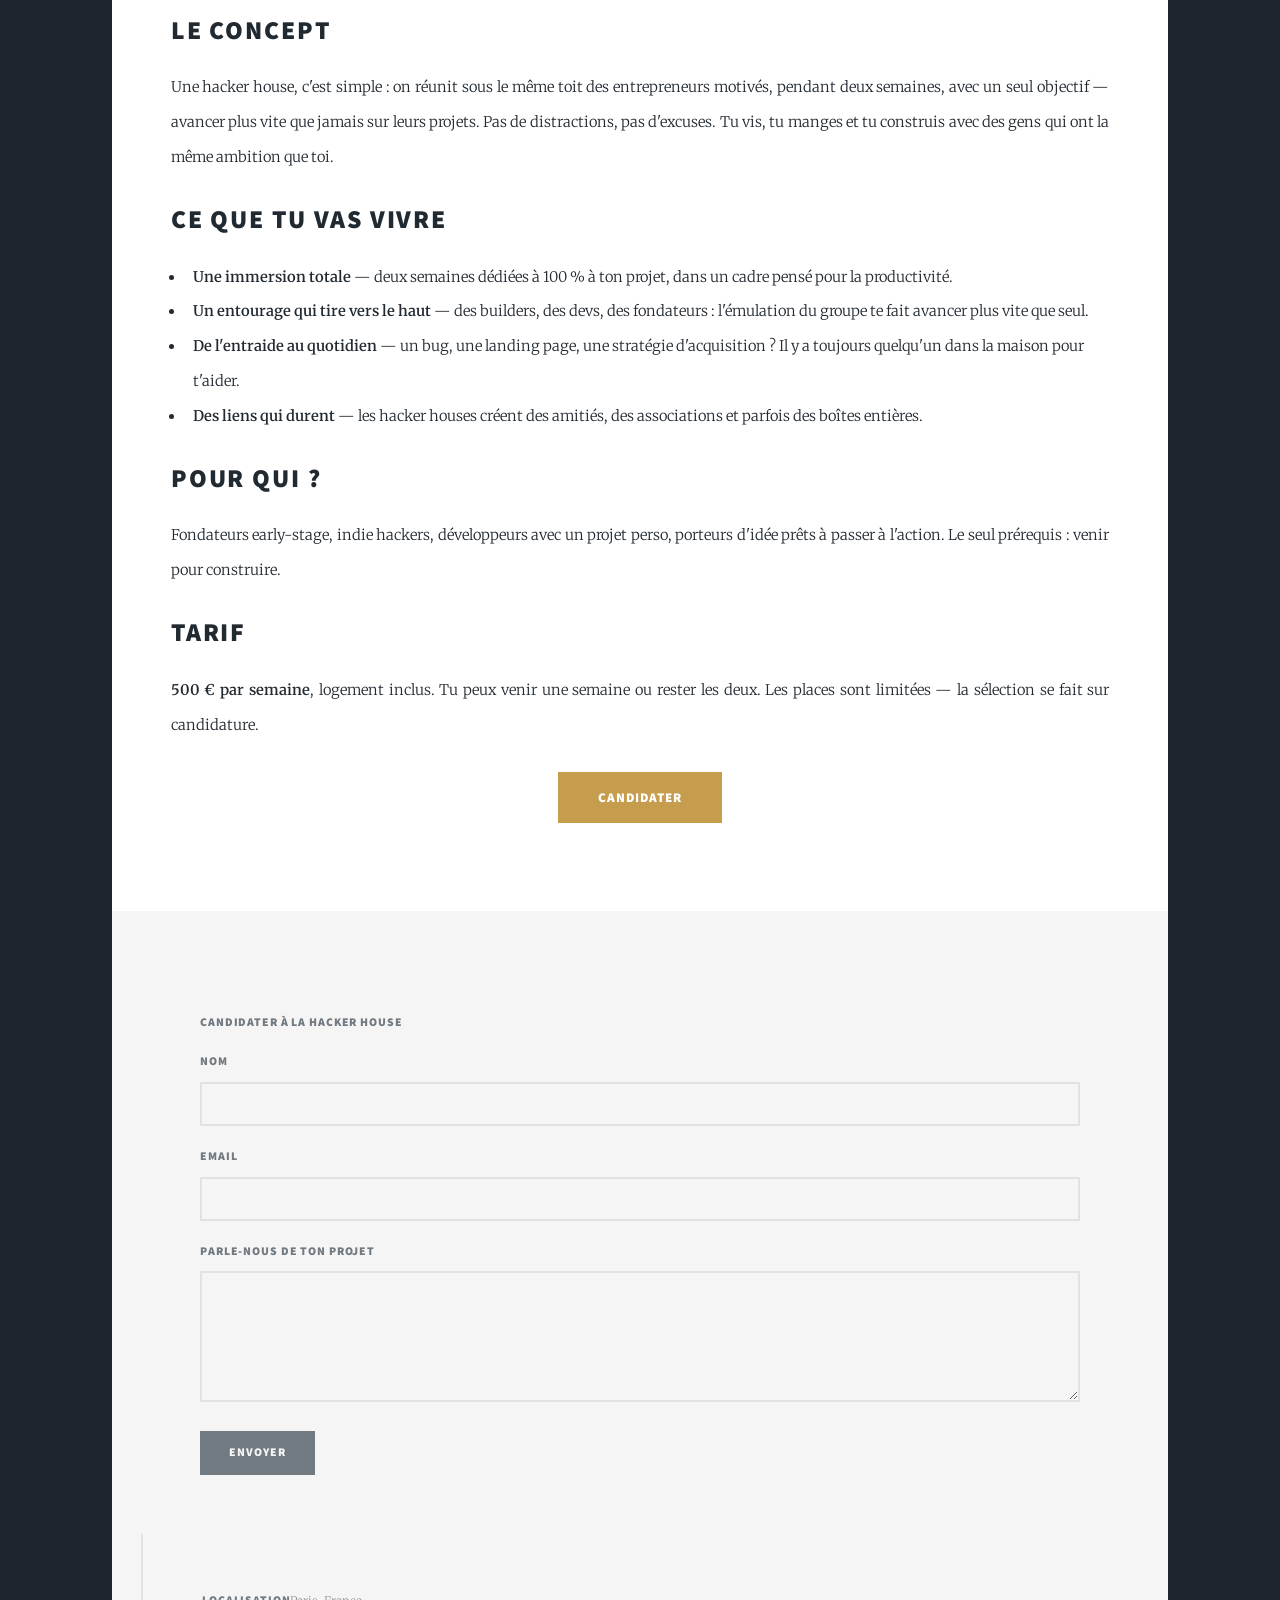
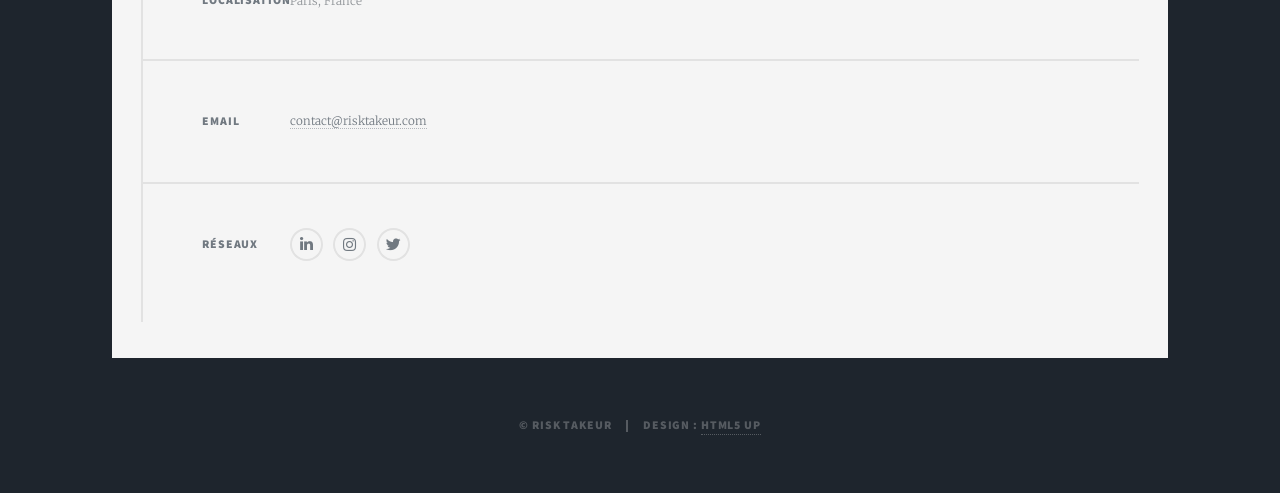
<file: hacker-house.html>
<!DOCTYPE HTML>
<html lang="fr">
	<head>
		<title>Hacker House — Risk Takeur</title>
		<meta charset="utf-8" />
		<meta name="viewport" content="width=device-width, initial-scale=1, user-scalable=no" />
		<meta name="description" content="La Hacker House Risk Takeur : deux semaines d'immersion totale pour construire ton projet avec d'autres entrepreneurs. Première édition en août — 500 € par semaine." />
		<link rel="stylesheet" href="assets/css/main.css" />
		<link rel="stylesheet" href="assets/css/custom.css" />
		<noscript><link rel="stylesheet" href="assets/css/noscript.css" /></noscript>
	</head>
	<body class="is-preload">

		<!-- Wrapper -->
			<div id="wrapper">

				<!-- Header -->
					<header id="header">
						<a href="index.html" class="logo"><img src="images/logo blanc tranparent.png" alt="Risk Takeur" /></a>
					</header>

				<!-- Nav -->
					<nav id="nav">
						<ul class="links">
							<li><a href="index.html">Accueil</a></li>
							<li><a href="conferences.html">Conférences &amp; Networking</a></li>
							<li class="active"><a href="hacker-house.html">Hacker House</a></li>
							<li><a href="cofounder.html">Meet a Co-Founder</a></li>
							<li><a href="pitch.html">Pitch Investisseurs</a></li>
						</ul>
						<ul class="icons">
							<li><a href="https://www.linkedin.com/company/risktakeur/" class="icon brands fa-linkedin-in"><span class="label">LinkedIn</span></a></li>
							<li><a href="#" class="icon brands fa-instagram"><span class="label">Instagram</span></a></li>
							<li><a href="#" class="icon brands fa-twitter"><span class="label">X</span></a></li>
						</ul>
					</nav>

				<!-- Main -->
					<div id="main">

						<!-- Post -->
							<section class="post">
								<header class="major">
									<span class="date">Première édition — Août</span>
									<h1>Hacker<br />
									House</h1>
									<p>Deux semaines d'immersion totale pour construire ton projet,<br />
									entouré d'entrepreneurs qui avancent aussi vite que toi.</p>
								</header>
								<div class="image main"><img src="images/pic03.jpg" alt="Hacker House Risk Takeur" /></div>

								<div class="rt-infos">
									<ul>
										<li><strong>Date :</strong> Août — première édition</li>
										<li><strong>Durée :</strong> 2 semaines</li>
										<li><strong>Prix :</strong> 500&nbsp;€ par semaine</li>
										<li><strong>Format :</strong> vie et travail en commun, focus total sur ton projet</li>
									</ul>
								</div>

								<h2>Le concept</h2>
								<p>Une hacker house, c'est simple : on réunit sous le même toit des entrepreneurs motivés, pendant deux semaines, avec un seul objectif — avancer plus vite que jamais sur leurs projets. Pas de distractions, pas d'excuses. Tu vis, tu manges et tu construis avec des gens qui ont la même ambition que toi.</p>

								<h2>Ce que tu vas vivre</h2>
								<ul>
									<li><strong>Une immersion totale</strong> — deux semaines dédiées à 100&nbsp;% à ton projet, dans un cadre pensé pour la productivité.</li>
									<li><strong>Un entourage qui tire vers le haut</strong> — des builders, des devs, des fondateurs : l'émulation du groupe te fait avancer plus vite que seul.</li>
									<li><strong>De l'entraide au quotidien</strong> — un bug, une landing page, une stratégie d'acquisition&nbsp;? Il y a toujours quelqu'un dans la maison pour t'aider.</li>
									<li><strong>Des liens qui durent</strong> — les hacker houses créent des amitiés, des associations et parfois des boîtes entières.</li>
								</ul>

								<h2>Pour qui&nbsp;?</h2>
								<p>Fondateurs early-stage, indie hackers, développeurs avec un projet perso, porteurs d'idée prêts à passer à l'action. Le seul prérequis : venir pour construire.</p>

								<h2>Tarif</h2>
								<p><strong>500&nbsp;€ par semaine</strong>, logement inclus. Tu peux venir une semaine ou rester les deux. Les places sont limitées — la sélection se fait sur candidature.</p>

								<ul class="actions special">
									<li><a href="#footer" class="button large primary scrolly">Candidater</a></li>
								</ul>
							</section>

					</div>

				<!-- Footer -->
					<footer id="footer">
						<section>
							<h3>Candidater à la Hacker House</h3>
							<form method="post" action="#">
								<div class="fields">
									<div class="field">
										<label for="name">Nom</label>
										<input type="text" name="name" id="name" />
									</div>
									<div class="field">
										<label for="email">Email</label>
										<input type="text" name="email" id="email" />
									</div>
									<div class="field">
										<label for="message">Parle-nous de ton projet</label>
										<textarea name="message" id="message" rows="3"></textarea>
									</div>
								</div>
								<ul class="actions">
									<li><input type="submit" value="Envoyer" class="primary" /></li>
								</ul>
							</form>
						</section>
						<section class="split contact">
							<section class="alt">
								<h3>Localisation</h3>
								<p>Paris, France</p>
							</section>
							<section>
								<h3>Email</h3>
								<p><a href="mailto:contact@risktakeur.com">contact@risktakeur.com</a></p>
							</section>
							<section>
								<h3>Réseaux</h3>
								<ul class="icons alt">
									<li><a href="https://www.linkedin.com/company/risktakeur/" class="icon brands alt fa-linkedin-in"><span class="label">LinkedIn</span></a></li>
									<li><a href="#" class="icon brands alt fa-instagram"><span class="label">Instagram</span></a></li>
									<li><a href="#" class="icon brands alt fa-twitter"><span class="label">X</span></a></li>
								</ul>
							</section>
						</section>
					</footer>

				<!-- Copyright -->
					<div id="copyright">
						<ul><li>&copy; Risk Takeur</li><li>Design : <a href="https://html5up.net">HTML5 UP</a></li></ul>
					</div>

			</div>

		<!-- Scripts -->
			<script src="assets/js/jquery.min.js"></script>
			<script src="assets/js/jquery.scrollex.min.js"></script>
			<script src="assets/js/jquery.scrolly.min.js"></script>
			<script src="assets/js/browser.min.js"></script>
			<script src="assets/js/breakpoints.min.js"></script>
			<script src="assets/js/util.js"></script>
			<script src="assets/js/main.js"></script>

	</body>
</html>
</file>
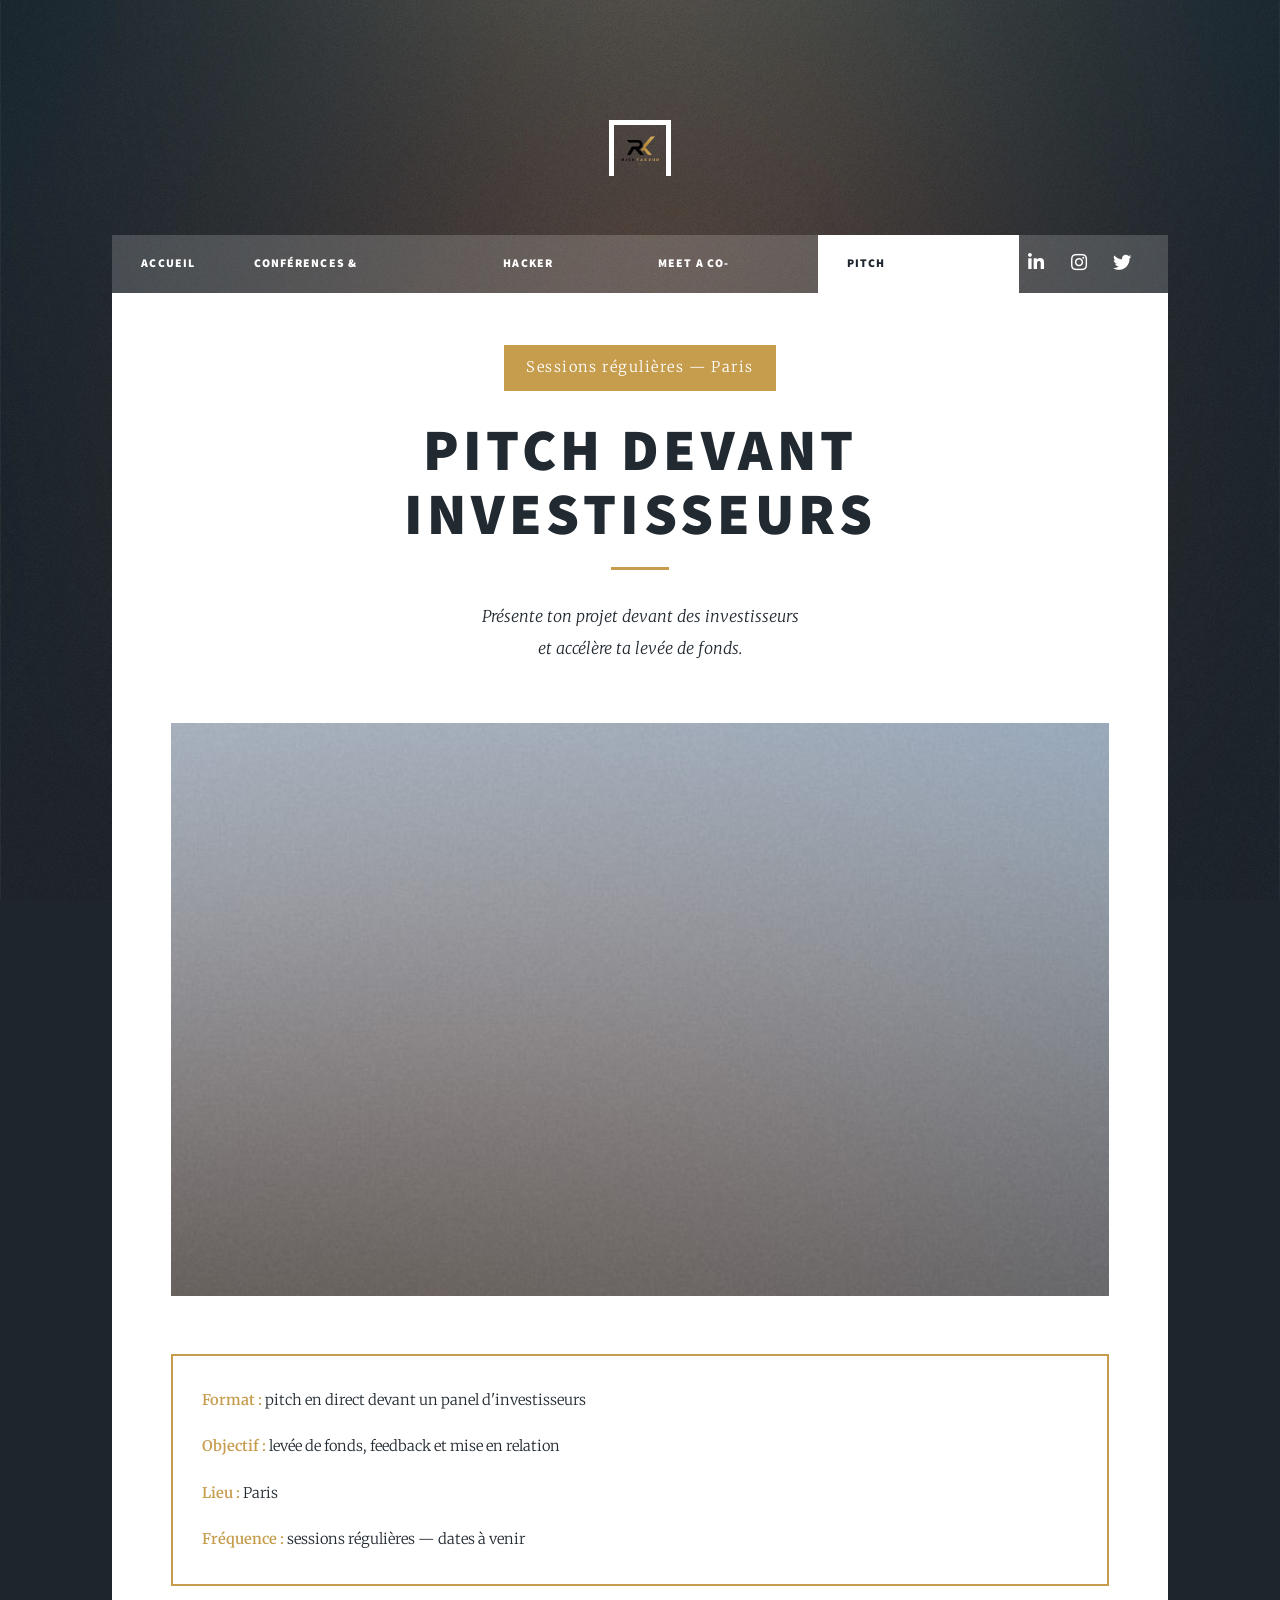
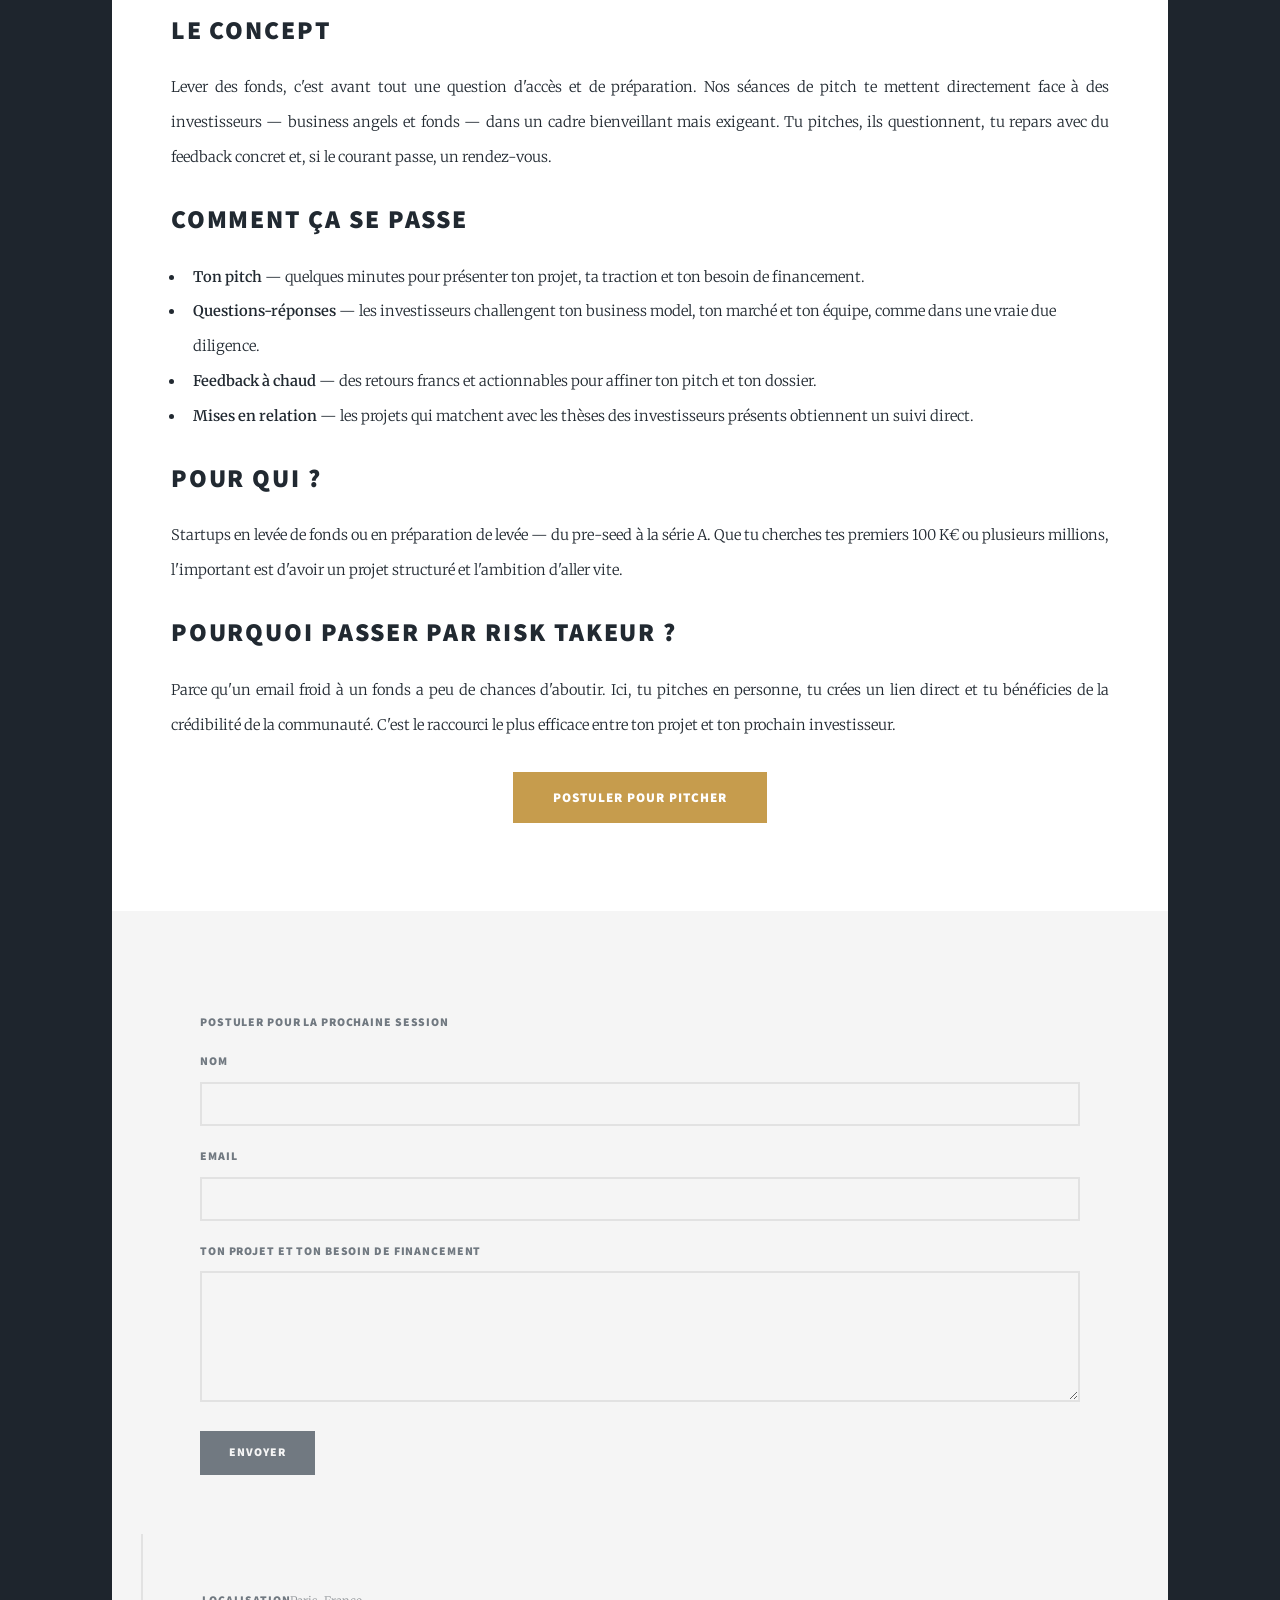
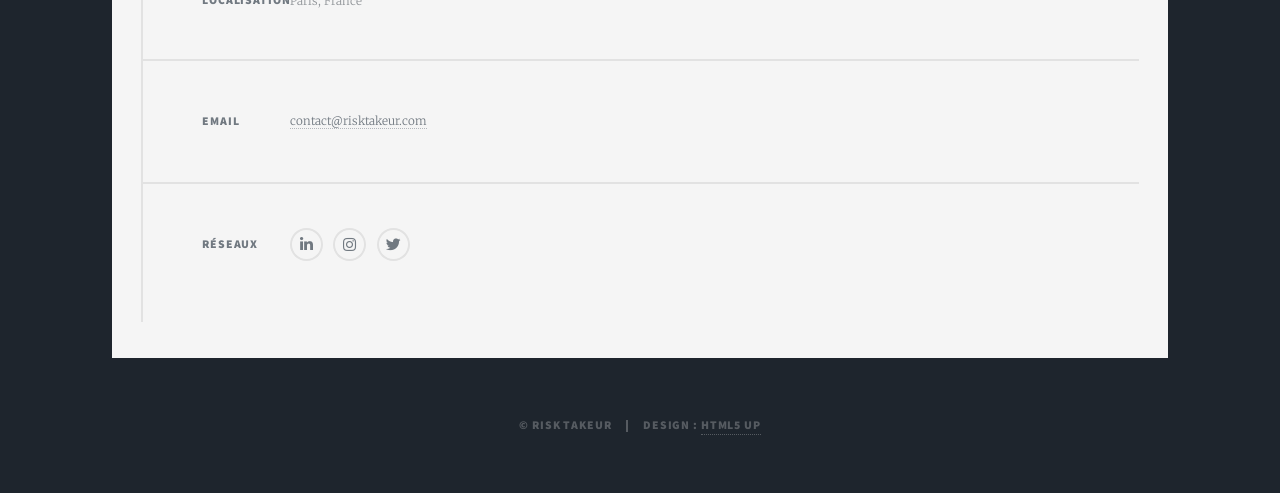
<file: pitch.html>
<!DOCTYPE HTML>
<html lang="fr">
	<head>
		<title>Pitch devant Investisseurs — Risk Takeur</title>
		<meta charset="utf-8" />
		<meta name="viewport" content="width=device-width, initial-scale=1, user-scalable=no" />
		<meta name="description" content="Les sessions de pitch Risk Takeur : présente ton projet devant des investisseurs pour accélérer ta levée de fonds. Feedback concret et connexions directes." />
		<link rel="stylesheet" href="assets/css/main.css" />
		<link rel="stylesheet" href="assets/css/custom.css" />
		<noscript><link rel="stylesheet" href="assets/css/noscript.css" /></noscript>
	</head>
	<body class="is-preload">

		<!-- Wrapper -->
			<div id="wrapper">

				<!-- Header -->
					<header id="header">
						<a href="index.html" class="logo"><img src="images/logo blanc tranparent.png" alt="Risk Takeur" /></a>
					</header>

				<!-- Nav -->
					<nav id="nav">
						<ul class="links">
							<li><a href="index.html">Accueil</a></li>
							<li><a href="conferences.html">Conférences &amp; Networking</a></li>
							<li><a href="hacker-house.html">Hacker House</a></li>
							<li><a href="cofounder.html">Meet a Co-Founder</a></li>
							<li class="active"><a href="pitch.html">Pitch Investisseurs</a></li>
						</ul>
						<ul class="icons">
							<li><a href="https://www.linkedin.com/company/risktakeur/" class="icon brands fa-linkedin-in"><span class="label">LinkedIn</span></a></li>
							<li><a href="#" class="icon brands fa-instagram"><span class="label">Instagram</span></a></li>
							<li><a href="#" class="icon brands fa-twitter"><span class="label">X</span></a></li>
						</ul>
					</nav>

				<!-- Main -->
					<div id="main">

						<!-- Post -->
							<section class="post">
								<header class="major">
									<span class="date">Sessions régulières — Paris</span>
									<h1>Pitch devant<br />
									Investisseurs</h1>
									<p>Présente ton projet devant des investisseurs<br />
									et accélère ta levée de fonds.</p>
								</header>
								<div class="image main"><img src="images/pic05.jpg" alt="Session de pitch Risk Takeur" /></div>

								<div class="rt-infos">
									<ul>
										<li><strong>Format :</strong> pitch en direct devant un panel d'investisseurs</li>
										<li><strong>Objectif :</strong> levée de fonds, feedback et mise en relation</li>
										<li><strong>Lieu :</strong> Paris</li>
										<li><strong>Fréquence :</strong> sessions régulières — dates à venir</li>
									</ul>
								</div>

								<h2>Le concept</h2>
								<p>Lever des fonds, c'est avant tout une question d'accès et de préparation. Nos séances de pitch te mettent directement face à des investisseurs — business angels et fonds — dans un cadre bienveillant mais exigeant. Tu pitches, ils questionnent, tu repars avec du feedback concret et, si le courant passe, un rendez-vous.</p>

								<h2>Comment ça se passe</h2>
								<ul>
									<li><strong>Ton pitch</strong> — quelques minutes pour présenter ton projet, ta traction et ton besoin de financement.</li>
									<li><strong>Questions-réponses</strong> — les investisseurs challengent ton business model, ton marché et ton équipe, comme dans une vraie due diligence.</li>
									<li><strong>Feedback à chaud</strong> — des retours francs et actionnables pour affiner ton pitch et ton dossier.</li>
									<li><strong>Mises en relation</strong> — les projets qui matchent avec les thèses des investisseurs présents obtiennent un suivi direct.</li>
								</ul>

								<h2>Pour qui&nbsp;?</h2>
								<p>Startups en levée de fonds ou en préparation de levée — du pre-seed à la série A. Que tu cherches tes premiers 100&nbsp;K€ ou plusieurs millions, l'important est d'avoir un projet structuré et l'ambition d'aller vite.</p>

								<h2>Pourquoi passer par Risk Takeur&nbsp;?</h2>
								<p>Parce qu'un email froid à un fonds a peu de chances d'aboutir. Ici, tu pitches en personne, tu crées un lien direct et tu bénéficies de la crédibilité de la communauté. C'est le raccourci le plus efficace entre ton projet et ton prochain investisseur.</p>

								<ul class="actions special">
									<li><a href="#footer" class="button large primary scrolly">Postuler pour pitcher</a></li>
								</ul>
							</section>

					</div>

				<!-- Footer -->
					<footer id="footer">
						<section>
							<h3>Postuler pour la prochaine session</h3>
							<form method="post" action="#">
								<div class="fields">
									<div class="field">
										<label for="name">Nom</label>
										<input type="text" name="name" id="name" />
									</div>
									<div class="field">
										<label for="email">Email</label>
										<input type="text" name="email" id="email" />
									</div>
									<div class="field">
										<label for="message">Ton projet et ton besoin de financement</label>
										<textarea name="message" id="message" rows="3"></textarea>
									</div>
								</div>
								<ul class="actions">
									<li><input type="submit" value="Envoyer" class="primary" /></li>
								</ul>
							</form>
						</section>
						<section class="split contact">
							<section class="alt">
								<h3>Localisation</h3>
								<p>Paris, France</p>
							</section>
							<section>
								<h3>Email</h3>
								<p><a href="mailto:contact@risktakeur.com">contact@risktakeur.com</a></p>
							</section>
							<section>
								<h3>Réseaux</h3>
								<ul class="icons alt">
									<li><a href="https://www.linkedin.com/company/risktakeur/" class="icon brands alt fa-linkedin-in"><span class="label">LinkedIn</span></a></li>
									<li><a href="#" class="icon brands alt fa-instagram"><span class="label">Instagram</span></a></li>
									<li><a href="#" class="icon brands alt fa-twitter"><span class="label">X</span></a></li>
								</ul>
							</section>
						</section>
					</footer>

				<!-- Copyright -->
					<div id="copyright">
						<ul><li>&copy; Risk Takeur</li><li>Design : <a href="https://html5up.net">HTML5 UP</a></li></ul>
					</div>

			</div>

		<!-- Scripts -->
			<script src="assets/js/jquery.min.js"></script>
			<script src="assets/js/jquery.scrollex.min.js"></script>
			<script src="assets/js/jquery.scrolly.min.js"></script>
			<script src="assets/js/browser.min.js"></script>
			<script src="assets/js/breakpoints.min.js"></script>
			<script src="assets/js/util.js"></script>
			<script src="assets/js/main.js"></script>

	</body>
</html>
</file>
<file: assets/css/custom.css>
/*
	Risk Takeur — Direction artistique
	Or : #c69c4d / Blanc / Noir
	Charger après main.css
*/

:root {
	--rt-gold: #c69c4d;
	--rt-gold-dark: #a87f35;
	--rt-black: #1a1a1a;
}

/* Sélection de texte */
::selection {
	background-color: #c69c4d;
	color: #ffffff;
}

/* Liens */
a:hover {
	color: #c69c4d !important;
}

a:hover:before {
	color: #c69c4d !important;
}

/* Boutons */
input[type="submit"]:hover,
input[type="reset"]:hover,
input[type="button"]:hover,
button:hover,
.button:hover {
	box-shadow: inset 0 0 0 2px #c69c4d;
	color: #c69c4d !important;
}

input[type="submit"]:hover:active,
input[type="reset"]:hover:active,
input[type="button"]:hover:active,
button:hover:active,
.button:hover:active {
	background-color: rgba(198, 156, 77, 0.1);
}

input[type="submit"].primary,
input[type="reset"].primary,
input[type="button"].primary,
button.primary,
.button.primary {
	background-color: #c69c4d;
	color: #ffffff !important;
	box-shadow: none;
}

input[type="submit"].primary:hover,
input[type="reset"].primary:hover,
input[type="button"].primary:hover,
button.primary:hover,
.button.primary:hover {
	background-color: #a87f35;
	color: #ffffff !important;
	box-shadow: none;
}

/* Champs de formulaire */
input[type="text"]:focus,
input[type="password"]:focus,
input[type="email"]:focus,
select:focus,
textarea:focus {
	border-color: #c69c4d;
	box-shadow: 0 0 0 2px #c69c4d;
}

input[type="checkbox"]:checked + label:before,
input[type="radio"]:checked + label:before {
	background: #c69c4d;
	border-color: #c69c4d;
}

/* Divers éléments accentués */
blockquote {
	border-left-color: #c69c4d;
}

.icon.solid.solo:hover:before,
ul.icons li a:hover:before {
	color: #c69c4d !important;
}

/* Pagination */
ul.pagination li > .page.active,
.pagination > .page.active {
	background-color: #c69c4d;
	color: #ffffff !important;
}

ul.pagination li > .page.active:hover,
.pagination > .page.active:hover {
	background-color: #a87f35;
	color: #ffffff !important;
}

/* Logo dans le header et l'intro */
#header .logo {
	border-bottom: 0;
	padding: 0;
}

#header .logo img {
	height: 3.5rem;
	display: block;
}

#intro .logo-intro {
	max-width: 16rem;
	margin: 0 auto 2rem auto;
	display: block;
}

@media screen and (max-width: 736px) {
	#header .logo img {
		height: 2.5rem;
	}

	#intro .logo-intro {
		max-width: 11rem;
	}
}

/* Touches dorées sur les titres majeurs */
header.major h1:after,
header.major h2:after {
	content: '';
	display: block;
	width: 4rem;
	height: 3px;
	background-color: #c69c4d;
	margin: 1.25rem auto 0 auto;
}

.post.featured header.major h2:after {
	margin-top: 1.5rem;
}

section.post header.major h1:after {
	margin: 1.25rem auto 0 auto;
}

/* Dates des posts en doré — pastille centrée */
.post .date,
span.date {
	display: inline-block !important;
	width: auto !important;
	background-color: #c69c4d !important;
	color: #ffffff !important;
	border: 0 !important;
	padding: 0.375rem 1.5rem !important;
	letter-spacing: 0.1em;
}

/* Supprime les lignes qui barraient le bandeau */
header.major > .date:before,
header.major > .date:after {
	display: none !important;
}

/* Encadré infos clés */
.rt-infos {
	border: 2px solid #c69c4d;
	padding: 1.5rem 2rem;
	margin: 0 0 2rem 0;
}

.rt-infos ul {
	list-style: none;
	padding-left: 0;
	margin-bottom: 0;
}

.rt-infos ul li {
	padding: 0.35rem 0;
	border-bottom: 1px dotted rgba(255, 255, 255, 0.15);
}

.rt-infos ul li:last-child {
	border-bottom: 0;
}

.rt-infos strong {
	color: #c69c4d;
}

/* ============================================
   Espacement haut de page réduit
   ============================================ */
#main > .post {
	padding-top: 3.5rem;
}

header.major > .date {
	margin-bottom: 2rem !important;
}

#main > .post header.major > .date {
	margin-top: 0;
}

header.major {
	margin-bottom: 2.5rem;
}

@media screen and (max-width: 736px) {
	#main > .post {
		padding-top: 2.5rem;
	}
}

/* ============================================
   Footer — 3 colonnes centrées (.rt-footer)
   ============================================ */
#footer {
	display: block;
	padding: 3rem 2rem 2.5rem 2rem;
}

.rt-footer {
	display: grid;
	grid-template-columns: repeat(3, 1fr);
	gap: 2rem;
	max-width: 60rem;
	margin: 0 auto;
	text-align: center;
}

.rt-footer section {
	padding: 0;
	border: 0;
}

.rt-footer h3 {
	font-size: 0.8rem;
	letter-spacing: 0.2em;
	margin-bottom: 0.75rem;
}

.rt-footer h3:after {
	content: '';
	display: block;
	width: 2rem;
	height: 2px;
	background-color: #c69c4d;
	margin: 0.6rem auto 0 auto;
}

.rt-footer p,
.rt-footer ul {
	margin-bottom: 0;
	font-size: 0.9rem;
}

.rt-footer ul.icons {
	padding-left: 0;
}

@media screen and (max-width: 736px) {
	#footer {
		padding: 2.5rem 1.5rem 2rem 1.5rem;
	}

	.rt-footer {
		grid-template-columns: 1fr;
		gap: 1.75rem;
	}
}

/* ============================================
   Mini galerie photo (rt-gallery)
   6 photos — grille équilibrée sur tout appareil
   ============================================ */
.rt-gallery {
	display: grid;
	grid-template-columns: repeat(3, 1fr);
	gap: 0.75rem;
	margin: 0 0 2rem 0;
}

.rt-gallery-item {
	position: relative;
	display: block;
	overflow: hidden;
	border-bottom: 0 !important;
	aspect-ratio: 4 / 3;
	background-color: #1a1a1a;
	cursor: pointer;
}

.rt-gallery-item img {
	width: 100%;
	height: 100%;
	object-fit: cover;
	display: block;
	transition: transform 0.45s ease;
}

.rt-gallery-item:hover img,
.rt-gallery-item:focus img {
	transform: scale(1.05);
}

@media screen and (max-width: 736px) {
	.rt-gallery {
		grid-template-columns: repeat(2, 1fr);
		gap: 0.5rem;
	}
}

/* ============================================
   Lightbox (rt-lightbox)
   ============================================ */
.rt-lightbox {
	position: fixed;
	inset: 0;
	z-index: 10001;
	display: none;
	align-items: center;
	justify-content: center;
	background-color: rgba(10, 10, 10, 0.95);
	-webkit-backdrop-filter: blur(6px);
	backdrop-filter: blur(6px);
}

.rt-lightbox.is-open {
	display: flex;
	animation: rt-lightbox-fade 0.25s ease;
}

@keyframes rt-lightbox-fade {
	from { opacity: 0; }
	to { opacity: 1; }
}

body.rt-lightbox-active {
	overflow: hidden;
}

.rt-lightbox-figure {
	margin: 0;
	max-width: 90vw;
	max-height: 85vh;
	display: flex;
	flex-direction: column;
	align-items: center;
	justify-content: center;
}

.rt-lightbox-img {
	max-width: 90vw;
	max-height: 78vh;
	object-fit: contain;
	border: 1px solid rgba(198, 156, 77, 0.5);
	box-shadow: 0 8px 48px rgba(0, 0, 0, 0.7);
	opacity: 0;
	transform: scale(0.97);
	transition: opacity 0.3s ease, transform 0.3s ease;
}

.rt-lightbox-img.is-loaded {
	opacity: 1;
	transform: scale(1);
}

.rt-lightbox-caption {
	color: #ffffff;
	font-size: 0.85rem;
	letter-spacing: 0.1em;
	text-transform: uppercase;
	margin-top: 1rem;
	text-align: center;
}

.rt-lightbox-counter {
	position: absolute;
	bottom: 1.25rem;
	left: 50%;
	transform: translateX(-50%);
	color: #c69c4d;
	font-size: 0.8rem;
	letter-spacing: 0.2em;
}

.rt-lightbox-close,
.rt-lightbox-prev,
.rt-lightbox-next {
	position: absolute;
	z-index: 2;
	appearance: none;
	-webkit-appearance: none;
	background: transparent;
	border: 0;
	box-shadow: none !important;
	color: #ffffff;
	cursor: pointer;
	line-height: 1;
	padding: 0.75rem;
	transition: color 0.2s ease, transform 0.2s ease;
}

.rt-lightbox-close:hover,
.rt-lightbox-prev:hover,
.rt-lightbox-next:hover,
.rt-lightbox-close:focus,
.rt-lightbox-prev:focus,
.rt-lightbox-next:focus {
	color: #c69c4d !important;
	background: transparent !important;
}

.rt-lightbox-close {
	top: 1rem;
	right: 1.25rem;
	font-size: 2.5rem;
}

.rt-lightbox-prev,
.rt-lightbox-next {
	top: 50%;
	transform: translateY(-50%);
	font-size: 2rem;
}

.rt-lightbox-prev { left: 1rem; }
.rt-lightbox-next { right: 1rem; }

.rt-lightbox-prev:hover { transform: translateY(-50%) translateX(-3px); }
.rt-lightbox-next:hover { transform: translateY(-50%) translateX(3px); }

@media screen and (max-width: 736px) {
	.rt-lightbox-prev { left: 0.25rem; }
	.rt-lightbox-next { right: 0.25rem; }

	.rt-lightbox-img {
		max-width: 96vw;
		max-height: 72vh;
	}
}
</file>
<file: assets/css/main.css>
@import url(fontawesome-all.min.css);
@import url("https://fonts.googleapis.com/css?family=Merriweather:300,700,300italic,700italic|Source+Sans+Pro:900");

/*
	Massively by HTML5 UP
	html5up.net | @ajlkn
	Free for personal and commercial use under the CCA 3.0 license (html5up.net/license)
*/

html, body, div, span, applet, object,
iframe, h1, h2, h3, h4, h5, h6, p, blockquote,
pre, a, abbr, acronym, address, big, cite,
code, del, dfn, em, img, ins, kbd, q, s, samp,
small, strike, strong, sub, sup, tt, var, b,
u, i, center, dl, dt, dd, ol, ul, li, fieldset,
form, label, legend, table, caption, tbody,
tfoot, thead, tr, th, td, article, aside,
canvas, details, embed, figure, figcaption,
footer, header, hgroup, menu, nav, output, ruby,
section, summary, time, mark, audio, video {
	margin: 0;
	padding: 0;
	border: 0;
	font-size: 100%;
	font: inherit;
	vertical-align: baseline;}

article, aside, details, figcaption, figure,
footer, header, hgroup, menu, nav, section {
	display: block;}

body {
	line-height: 1;
}

ol, ul {
	list-style: none;
}

blockquote, q {
	quotes: none;
}

	blockquote:before, blockquote:after, q:before, q:after {
		content: '';
		content: none;
	}

table {
	border-collapse: collapse;
	border-spacing: 0;
}

body {
	-webkit-text-size-adjust: none;
}

mark {
	background-color: transparent;
	color: inherit;
}

input::-moz-focus-inner {
	border: 0;
	padding: 0;
}

input, select, textarea {
	-moz-appearance: none;
	-webkit-appearance: none;
	-ms-appearance: none;
	appearance: none;
}

/* Basic */

	@-ms-viewport {
		width: device-width;
	}

	body {
		-ms-overflow-style: scrollbar;
	}

	@media screen and (max-width: 480px) {

		html, body {
			min-width: 320px;
		}

	}

	html {
		box-sizing: border-box;
	}

	*, *:before, *:after {
		box-sizing: inherit;
	}

	body {
		background-color: #1e252d;
	}

		body.is-preload *, body.is-preload *:before, body.is-preload *:after {
			-moz-animation: none !important;
			-webkit-animation: none !important;
			-ms-animation: none !important;
			animation: none !important;
			-moz-transition: none !important;
			-webkit-transition: none !important;
			-ms-transition: none !important;
			transition: none !important;
		}

/* Type */

	html {
		font-size: 16pt;
	}

		@media screen and (max-width: 1680px) {

			html {
				font-size: 12pt;
			}

		}

		@media screen and (max-width: 1280px) {

			html {
				font-size: 11pt;
			}

		}

		@media screen and (max-width: 360px) {

			html {
				font-size: 10pt;
			}

		}

	body {
		color: #212931;
	}

	body, input, select, textarea {
		font-family: "Merriweather", Georgia, serif;
		font-weight: 300;
		font-size: 1rem;
		line-height: 2.375;
	}

	a {
		-moz-transition: color 0.2s ease-in-out, background-color 0.2s ease-in-out, border-color 0.2s ease-in-out, box-shadow 0.2s ease-in-out;
		-webkit-transition: color 0.2s ease-in-out, background-color 0.2s ease-in-out, border-color 0.2s ease-in-out, box-shadow 0.2s ease-in-out;
		-ms-transition: color 0.2s ease-in-out, background-color 0.2s ease-in-out, border-color 0.2s ease-in-out, box-shadow 0.2s ease-in-out;
		transition: color 0.2s ease-in-out, background-color 0.2s ease-in-out, border-color 0.2s ease-in-out, box-shadow 0.2s ease-in-out;
		border-bottom: dotted 1px;
		text-decoration: none;
	}

		a:hover {
			border-bottom-color: transparent;
		}

	strong, b {
		font-weight: 600;
	}

	em, i {
		font-style: italic;
	}

	p {
		text-align: justify;
		margin: 0 0 2rem 0;
	}

	h1, h2, h3, h4, h5, h6 {
		font-family: "Source Sans Pro", Helvetica, sans-serif;
		font-weight: 900;
		line-height: 1.5;
		letter-spacing: 0.075em;
		text-transform: uppercase;
		margin: 0 0 1rem 0;
	}

		h1 a, h2 a, h3 a, h4 a, h5 a, h6 a {
			border-bottom: 0;
			color: inherit;
			text-decoration: none;
		}

	h1 {
		font-size: 4rem;
		line-height: 1.1;
		margin: 0 0 2rem 0;
	}

	h2 {
		font-size: 1.75rem;
		line-height: 1.3;
		margin: 0 0 1.5rem 0;
	}

	h3 {
		font-size: 1.25rem;
		margin: 0 0 1.5rem 0;
	}

	h4 {
		font-size: 1rem;
	}

	h5 {
		font-size: 0.9rem;
	}

	h6 {
		font-size: 0.8rem;
	}

	sub {
		font-size: 0.8rem;
		position: relative;
		top: 0.5rem;
	}

	sup {
		font-size: 0.8rem;
		position: relative;
		top: -0.5rem;
	}

	blockquote {
		border-left: solid 4px;
		font-style: italic;
		margin: 0 0 2rem 0;
		padding: 0.5rem 0 0.5rem 2rem;
	}

	code {
		border: solid 2px;
		font-family: "Courier New", monospace;
		font-size: 0.9rem;
		margin: 0 0.25rem;
		padding: 0.25rem 0.65rem;
	}

	pre {
		-webkit-overflow-scrolling: touch;
		font-family: "Courier New", monospace;
		font-size: 0.9rem;
		margin: 0 0 2rem 0;
	}

		pre code {
			display: block;
			line-height: 1.75;
			padding: 1rem 1.5rem;
			overflow-x: auto;
		}

	hr {
		border: 0;
		border-bottom: solid 2px;
		margin: 3rem 0;
	}

		hr.major {
			margin: 5rem 0;
		}

	.align-left {
		text-align: left;
	}

	.align-center {
		text-align: center;
	}

	.align-right {
		text-align: right;
	}

	input, select, textarea {
		color: #212931;
	}

	a {
		color: #212931;
		border-bottom-color: rgba(33, 41, 49, 0.5);
	}

		a:hover {
			border-bottom-color: transparent;
			color: #18bfef !important;
		}

	strong, b {
		color: #212931;
	}

	h1, h2, h3, h4, h5, h6 {
		color: #212931;
	}

	blockquote {
		border-left-color: #eeeeee;
	}

	code {
		background: rgba(220, 220, 220, 0.25);
		border-color: #eeeeee;
	}

	hr {
		border-bottom-color: #eeeeee;
	}

/* Row */

	.row {
		display: flex;
		flex-wrap: wrap;
		box-sizing: border-box;
		align-items: stretch;
	}

		.row > * {
			box-sizing: border-box;
		}

		.row.gtr-uniform > * > :last-child {
			margin-bottom: 0;
		}

		.row.aln-left {
			justify-content: flex-start;
		}

		.row.aln-center {
			justify-content: center;
		}

		.row.aln-right {
			justify-content: flex-end;
		}

		.row.aln-top {
			align-items: flex-start;
		}

		.row.aln-middle {
			align-items: center;
		}

		.row.aln-bottom {
			align-items: flex-end;
		}

		.row > .imp {
			order: -1;
		}

		.row > .col-1 {
			width: 8.33333%;
		}

		.row > .off-1 {
			margin-left: 8.33333%;
		}

		.row > .col-2 {
			width: 16.66667%;
		}

		.row > .off-2 {
			margin-left: 16.66667%;
		}

		.row > .col-3 {
			width: 25%;
		}

		.row > .off-3 {
			margin-left: 25%;
		}

		.row > .col-4 {
			width: 33.33333%;
		}

		.row > .off-4 {
			margin-left: 33.33333%;
		}

		.row > .col-5 {
			width: 41.66667%;
		}

		.row > .off-5 {
			margin-left: 41.66667%;
		}

		.row > .col-6 {
			width: 50%;
		}

		.row > .off-6 {
			margin-left: 50%;
		}

		.row > .col-7 {
			width: 58.33333%;
		}

		.row > .off-7 {
			margin-left: 58.33333%;
		}

		.row > .col-8 {
			width: 66.66667%;
		}

		.row > .off-8 {
			margin-left: 66.66667%;
		}

		.row > .col-9 {
			width: 75%;
		}

		.row > .off-9 {
			margin-left: 75%;
		}

		.row > .col-10 {
			width: 83.33333%;
		}

		.row > .off-10 {
			margin-left: 83.33333%;
		}

		.row > .col-11 {
			width: 91.66667%;
		}

		.row > .off-11 {
			margin-left: 91.66667%;
		}

		.row > .col-12 {
			width: 100%;
		}

		.row > .off-12 {
			margin-left: 100%;
		}

		.row.gtr-0 {
			margin-top: 0;
			margin-left: 0rem;
		}

			.row.gtr-0 > * {
				padding: 0 0 0 0rem;
			}

			.row.gtr-0.gtr-uniform {
				margin-top: 0rem;
			}

				.row.gtr-0.gtr-uniform > * {
					padding-top: 0rem;
				}

		.row.gtr-25 {
			margin-top: 0;
			margin-left: -0.375rem;
		}

			.row.gtr-25 > * {
				padding: 0 0 0 0.375rem;
			}

			.row.gtr-25.gtr-uniform {
				margin-top: -0.375rem;
			}

				.row.gtr-25.gtr-uniform > * {
					padding-top: 0.375rem;
				}

		.row.gtr-50 {
			margin-top: 0;
			margin-left: -0.75rem;
		}

			.row.gtr-50 > * {
				padding: 0 0 0 0.75rem;
			}

			.row.gtr-50.gtr-uniform {
				margin-top: -0.75rem;
			}

				.row.gtr-50.gtr-uniform > * {
					padding-top: 0.75rem;
				}

		.row {
			margin-top: 0;
			margin-left: -1.5rem;
		}

			.row > * {
				padding: 0 0 0 1.5rem;
			}

			.row.gtr-uniform {
				margin-top: -1.5rem;
			}

				.row.gtr-uniform > * {
					padding-top: 1.5rem;
				}

		.row.gtr-150 {
			margin-top: 0;
			margin-left: -2.25rem;
		}

			.row.gtr-150 > * {
				padding: 0 0 0 2.25rem;
			}

			.row.gtr-150.gtr-uniform {
				margin-top: -2.25rem;
			}

				.row.gtr-150.gtr-uniform > * {
					padding-top: 2.25rem;
				}

		.row.gtr-200 {
			margin-top: 0;
			margin-left: -3rem;
		}

			.row.gtr-200 > * {
				padding: 0 0 0 3rem;
			}

			.row.gtr-200.gtr-uniform {
				margin-top: -3rem;
			}

				.row.gtr-200.gtr-uniform > * {
					padding-top: 3rem;
				}

		@media screen and (max-width: 1680px) {

			.row {
				display: flex;
				flex-wrap: wrap;
				box-sizing: border-box;
				align-items: stretch;
			}

				.row > * {
					box-sizing: border-box;
				}

				.row.gtr-uniform > * > :last-child {
					margin-bottom: 0;
				}

				.row.aln-left {
					justify-content: flex-start;
				}

				.row.aln-center {
					justify-content: center;
				}

				.row.aln-right {
					justify-content: flex-end;
				}

				.row.aln-top {
					align-items: flex-start;
				}

				.row.aln-middle {
					align-items: center;
				}

				.row.aln-bottom {
					align-items: flex-end;
				}

				.row > .imp-xlarge {
					order: -1;
				}

				.row > .col-1-xlarge {
					width: 8.33333%;
				}

				.row > .off-1-xlarge {
					margin-left: 8.33333%;
				}

				.row > .col-2-xlarge {
					width: 16.66667%;
				}

				.row > .off-2-xlarge {
					margin-left: 16.66667%;
				}

				.row > .col-3-xlarge {
					width: 25%;
				}

				.row > .off-3-xlarge {
					margin-left: 25%;
				}

				.row > .col-4-xlarge {
					width: 33.33333%;
				}

				.row > .off-4-xlarge {
					margin-left: 33.33333%;
				}

				.row > .col-5-xlarge {
					width: 41.66667%;
				}

				.row > .off-5-xlarge {
					margin-left: 41.66667%;
				}

				.row > .col-6-xlarge {
					width: 50%;
				}

				.row > .off-6-xlarge {
					margin-left: 50%;
				}

				.row > .col-7-xlarge {
					width: 58.33333%;
				}

				.row > .off-7-xlarge {
					margin-left: 58.33333%;
				}

				.row > .col-8-xlarge {
					width: 66.66667%;
				}

				.row > .off-8-xlarge {
					margin-left: 66.66667%;
				}

				.row > .col-9-xlarge {
					width: 75%;
				}

				.row > .off-9-xlarge {
					margin-left: 75%;
				}

				.row > .col-10-xlarge {
					width: 83.33333%;
				}

				.row > .off-10-xlarge {
					margin-left: 83.33333%;
				}

				.row > .col-11-xlarge {
					width: 91.66667%;
				}

				.row > .off-11-xlarge {
					margin-left: 91.66667%;
				}

				.row > .col-12-xlarge {
					width: 100%;
				}

				.row > .off-12-xlarge {
					margin-left: 100%;
				}

				.row.gtr-0 {
					margin-top: 0;
					margin-left: 0rem;
				}

					.row.gtr-0 > * {
						padding: 0 0 0 0rem;
					}

					.row.gtr-0.gtr-uniform {
						margin-top: 0rem;
					}

						.row.gtr-0.gtr-uniform > * {
							padding-top: 0rem;
						}

				.row.gtr-25 {
					margin-top: 0;
					margin-left: -0.375rem;
				}

					.row.gtr-25 > * {
						padding: 0 0 0 0.375rem;
					}

					.row.gtr-25.gtr-uniform {
						margin-top: -0.375rem;
					}

						.row.gtr-25.gtr-uniform > * {
							padding-top: 0.375rem;
						}

				.row.gtr-50 {
					margin-top: 0;
					margin-left: -0.75rem;
				}

					.row.gtr-50 > * {
						padding: 0 0 0 0.75rem;
					}

					.row.gtr-50.gtr-uniform {
						margin-top: -0.75rem;
					}

						.row.gtr-50.gtr-uniform > * {
							padding-top: 0.75rem;
						}

				.row {
					margin-top: 0;
					margin-left: -1.5rem;
				}

					.row > * {
						padding: 0 0 0 1.5rem;
					}

					.row.gtr-uniform {
						margin-top: -1.5rem;
					}

						.row.gtr-uniform > * {
							padding-top: 1.5rem;
						}

				.row.gtr-150 {
					margin-top: 0;
					margin-left: -2.25rem;
				}

					.row.gtr-150 > * {
						padding: 0 0 0 2.25rem;
					}

					.row.gtr-150.gtr-uniform {
						margin-top: -2.25rem;
					}

						.row.gtr-150.gtr-uniform > * {
							padding-top: 2.25rem;
						}

				.row.gtr-200 {
					margin-top: 0;
					margin-left: -3rem;
				}

					.row.gtr-200 > * {
						padding: 0 0 0 3rem;
					}

					.row.gtr-200.gtr-uniform {
						margin-top: -3rem;
					}

						.row.gtr-200.gtr-uniform > * {
							padding-top: 3rem;
						}

		}

		@media screen and (max-width: 1280px) {

			.row {
				display: flex;
				flex-wrap: wrap;
				box-sizing: border-box;
				align-items: stretch;
			}

				.row > * {
					box-sizing: border-box;
				}

				.row.gtr-uniform > * > :last-child {
					margin-bottom: 0;
				}

				.row.aln-left {
					justify-content: flex-start;
				}

				.row.aln-center {
					justify-content: center;
				}

				.row.aln-right {
					justify-content: flex-end;
				}

				.row.aln-top {
					align-items: flex-start;
				}

				.row.aln-middle {
					align-items: center;
				}

				.row.aln-bottom {
					align-items: flex-end;
				}

				.row > .imp-large {
					order: -1;
				}

				.row > .col-1-large {
					width: 8.33333%;
				}

				.row > .off-1-large {
					margin-left: 8.33333%;
				}

				.row > .col-2-large {
					width: 16.66667%;
				}

				.row > .off-2-large {
					margin-left: 16.66667%;
				}

				.row > .col-3-large {
					width: 25%;
				}

				.row > .off-3-large {
					margin-left: 25%;
				}

				.row > .col-4-large {
					width: 33.33333%;
				}

				.row > .off-4-large {
					margin-left: 33.33333%;
				}

				.row > .col-5-large {
					width: 41.66667%;
				}

				.row > .off-5-large {
					margin-left: 41.66667%;
				}

				.row > .col-6-large {
					width: 50%;
				}

				.row > .off-6-large {
					margin-left: 50%;
				}

				.row > .col-7-large {
					width: 58.33333%;
				}

				.row > .off-7-large {
					margin-left: 58.33333%;
				}

				.row > .col-8-large {
					width: 66.66667%;
				}

				.row > .off-8-large {
					margin-left: 66.66667%;
				}

				.row > .col-9-large {
					width: 75%;
				}

				.row > .off-9-large {
					margin-left: 75%;
				}

				.row > .col-10-large {
					width: 83.33333%;
				}

				.row > .off-10-large {
					margin-left: 83.33333%;
				}

				.row > .col-11-large {
					width: 91.66667%;
				}

				.row > .off-11-large {
					margin-left: 91.66667%;
				}

				.row > .col-12-large {
					width: 100%;
				}

				.row > .off-12-large {
					margin-left: 100%;
				}

				.row.gtr-0 {
					margin-top: 0;
					margin-left: 0rem;
				}

					.row.gtr-0 > * {
						padding: 0 0 0 0rem;
					}

					.row.gtr-0.gtr-uniform {
						margin-top: 0rem;
					}

						.row.gtr-0.gtr-uniform > * {
							padding-top: 0rem;
						}

				.row.gtr-25 {
					margin-top: 0;
					margin-left: -0.375rem;
				}

					.row.gtr-25 > * {
						padding: 0 0 0 0.375rem;
					}

					.row.gtr-25.gtr-uniform {
						margin-top: -0.375rem;
					}

						.row.gtr-25.gtr-uniform > * {
							padding-top: 0.375rem;
						}

				.row.gtr-50 {
					margin-top: 0;
					margin-left: -0.75rem;
				}

					.row.gtr-50 > * {
						padding: 0 0 0 0.75rem;
					}

					.row.gtr-50.gtr-uniform {
						margin-top: -0.75rem;
					}

						.row.gtr-50.gtr-uniform > * {
							padding-top: 0.75rem;
						}

				.row {
					margin-top: 0;
					margin-left: -1.5rem;
				}

					.row > * {
						padding: 0 0 0 1.5rem;
					}

					.row.gtr-uniform {
						margin-top: -1.5rem;
					}

						.row.gtr-uniform > * {
							padding-top: 1.5rem;
						}

				.row.gtr-150 {
					margin-top: 0;
					margin-left: -2.25rem;
				}

					.row.gtr-150 > * {
						padding: 0 0 0 2.25rem;
					}

					.row.gtr-150.gtr-uniform {
						margin-top: -2.25rem;
					}

						.row.gtr-150.gtr-uniform > * {
							padding-top: 2.25rem;
						}

				.row.gtr-200 {
					margin-top: 0;
					margin-left: -3rem;
				}

					.row.gtr-200 > * {
						padding: 0 0 0 3rem;
					}

					.row.gtr-200.gtr-uniform {
						margin-top: -3rem;
					}

						.row.gtr-200.gtr-uniform > * {
							padding-top: 3rem;
						}

		}

		@media screen and (max-width: 980px) {

			.row {
				display: flex;
				flex-wrap: wrap;
				box-sizing: border-box;
				align-items: stretch;
			}

				.row > * {
					box-sizing: border-box;
				}

				.row.gtr-uniform > * > :last-child {
					margin-bottom: 0;
				}

				.row.aln-left {
					justify-content: flex-start;
				}

				.row.aln-center {
					justify-content: center;
				}

				.row.aln-right {
					justify-content: flex-end;
				}

				.row.aln-top {
					align-items: flex-start;
				}

				.row.aln-middle {
					align-items: center;
				}

				.row.aln-bottom {
					align-items: flex-end;
				}

				.row > .imp-medium {
					order: -1;
				}

				.row > .col-1-medium {
					width: 8.33333%;
				}

				.row > .off-1-medium {
					margin-left: 8.33333%;
				}

				.row > .col-2-medium {
					width: 16.66667%;
				}

				.row > .off-2-medium {
					margin-left: 16.66667%;
				}

				.row > .col-3-medium {
					width: 25%;
				}

				.row > .off-3-medium {
					margin-left: 25%;
				}

				.row > .col-4-medium {
					width: 33.33333%;
				}

				.row > .off-4-medium {
					margin-left: 33.33333%;
				}

				.row > .col-5-medium {
					width: 41.66667%;
				}

				.row > .off-5-medium {
					margin-left: 41.66667%;
				}

				.row > .col-6-medium {
					width: 50%;
				}

				.row > .off-6-medium {
					margin-left: 50%;
				}

				.row > .col-7-medium {
					width: 58.33333%;
				}

				.row > .off-7-medium {
					margin-left: 58.33333%;
				}

				.row > .col-8-medium {
					width: 66.66667%;
				}

				.row > .off-8-medium {
					margin-left: 66.66667%;
				}

				.row > .col-9-medium {
					width: 75%;
				}

				.row > .off-9-medium {
					margin-left: 75%;
				}

				.row > .col-10-medium {
					width: 83.33333%;
				}

				.row > .off-10-medium {
					margin-left: 83.33333%;
				}

				.row > .col-11-medium {
					width: 91.66667%;
				}

				.row > .off-11-medium {
					margin-left: 91.66667%;
				}

				.row > .col-12-medium {
					width: 100%;
				}

				.row > .off-12-medium {
					margin-left: 100%;
				}

				.row.gtr-0 {
					margin-top: 0;
					margin-left: 0rem;
				}

					.row.gtr-0 > * {
						padding: 0 0 0 0rem;
					}

					.row.gtr-0.gtr-uniform {
						margin-top: 0rem;
					}

						.row.gtr-0.gtr-uniform > * {
							padding-top: 0rem;
						}

				.row.gtr-25 {
					margin-top: 0;
					margin-left: -0.375rem;
				}

					.row.gtr-25 > * {
						padding: 0 0 0 0.375rem;
					}

					.row.gtr-25.gtr-uniform {
						margin-top: -0.375rem;
					}

						.row.gtr-25.gtr-uniform > * {
							padding-top: 0.375rem;
						}

				.row.gtr-50 {
					margin-top: 0;
					margin-left: -0.75rem;
				}

					.row.gtr-50 > * {
						padding: 0 0 0 0.75rem;
					}

					.row.gtr-50.gtr-uniform {
						margin-top: -0.75rem;
					}

						.row.gtr-50.gtr-uniform > * {
							padding-top: 0.75rem;
						}

				.row {
					margin-top: 0;
					margin-left: -1.5rem;
				}

					.row > * {
						padding: 0 0 0 1.5rem;
					}

					.row.gtr-uniform {
						margin-top: -1.5rem;
					}

						.row.gtr-uniform > * {
							padding-top: 1.5rem;
						}

				.row.gtr-150 {
					margin-top: 0;
					margin-left: -2.25rem;
				}

					.row.gtr-150 > * {
						padding: 0 0 0 2.25rem;
					}

					.row.gtr-150.gtr-uniform {
						margin-top: -2.25rem;
					}

						.row.gtr-150.gtr-uniform > * {
							padding-top: 2.25rem;
						}

				.row.gtr-200 {
					margin-top: 0;
					margin-left: -3rem;
				}

					.row.gtr-200 > * {
						padding: 0 0 0 3rem;
					}

					.row.gtr-200.gtr-uniform {
						margin-top: -3rem;
					}

						.row.gtr-200.gtr-uniform > * {
							padding-top: 3rem;
						}

		}

		@media screen and (max-width: 736px) {

			.row {
				display: flex;
				flex-wrap: wrap;
				box-sizing: border-box;
				align-items: stretch;
			}

				.row > * {
					box-sizing: border-box;
				}

				.row.gtr-uniform > * > :last-child {
					margin-bottom: 0;
				}

				.row.aln-left {
					justify-content: flex-start;
				}

				.row.aln-center {
					justify-content: center;
				}

				.row.aln-right {
					justify-content: flex-end;
				}

				.row.aln-top {
					align-items: flex-start;
				}

				.row.aln-middle {
					align-items: center;
				}

				.row.aln-bottom {
					align-items: flex-end;
				}

				.row > .imp-small {
					order: -1;
				}

				.row > .col-1-small {
					width: 8.33333%;
				}

				.row > .off-1-small {
					margin-left: 8.33333%;
				}

				.row > .col-2-small {
					width: 16.66667%;
				}

				.row > .off-2-small {
					margin-left: 16.66667%;
				}

				.row > .col-3-small {
					width: 25%;
				}

				.row > .off-3-small {
					margin-left: 25%;
				}

				.row > .col-4-small {
					width: 33.33333%;
				}

				.row > .off-4-small {
					margin-left: 33.33333%;
				}

				.row > .col-5-small {
					width: 41.66667%;
				}

				.row > .off-5-small {
					margin-left: 41.66667%;
				}

				.row > .col-6-small {
					width: 50%;
				}

				.row > .off-6-small {
					margin-left: 50%;
				}

				.row > .col-7-small {
					width: 58.33333%;
				}

				.row > .off-7-small {
					margin-left: 58.33333%;
				}

				.row > .col-8-small {
					width: 66.66667%;
				}

				.row > .off-8-small {
					margin-left: 66.66667%;
				}

				.row > .col-9-small {
					width: 75%;
				}

				.row > .off-9-small {
					margin-left: 75%;
				}

				.row > .col-10-small {
					width: 83.33333%;
				}

				.row > .off-10-small {
					margin-left: 83.33333%;
				}

				.row > .col-11-small {
					width: 91.66667%;
				}

				.row > .off-11-small {
					margin-left: 91.66667%;
				}

				.row > .col-12-small {
					width: 100%;
				}

				.row > .off-12-small {
					margin-left: 100%;
				}

				.row.gtr-0 {
					margin-top: 0;
					margin-left: 0rem;
				}

					.row.gtr-0 > * {
						padding: 0 0 0 0rem;
					}

					.row.gtr-0.gtr-uniform {
						margin-top: 0rem;
					}

						.row.gtr-0.gtr-uniform > * {
							padding-top: 0rem;
						}

				.row.gtr-25 {
					margin-top: 0;
					margin-left: -0.375rem;
				}

					.row.gtr-25 > * {
						padding: 0 0 0 0.375rem;
					}

					.row.gtr-25.gtr-uniform {
						margin-top: -0.375rem;
					}

						.row.gtr-25.gtr-uniform > * {
							padding-top: 0.375rem;
						}

				.row.gtr-50 {
					margin-top: 0;
					margin-left: -0.75rem;
				}

					.row.gtr-50 > * {
						padding: 0 0 0 0.75rem;
					}

					.row.gtr-50.gtr-uniform {
						margin-top: -0.75rem;
					}

						.row.gtr-50.gtr-uniform > * {
							padding-top: 0.75rem;
						}

				.row {
					margin-top: 0;
					margin-left: -1.5rem;
				}

					.row > * {
						padding: 0 0 0 1.5rem;
					}

					.row.gtr-uniform {
						margin-top: -1.5rem;
					}

						.row.gtr-uniform > * {
							padding-top: 1.5rem;
						}

				.row.gtr-150 {
					margin-top: 0;
					margin-left: -2.25rem;
				}

					.row.gtr-150 > * {
						padding: 0 0 0 2.25rem;
					}

					.row.gtr-150.gtr-uniform {
						margin-top: -2.25rem;
					}

						.row.gtr-150.gtr-uniform > * {
							padding-top: 2.25rem;
						}

				.row.gtr-200 {
					margin-top: 0;
					margin-left: -3rem;
				}

					.row.gtr-200 > * {
						padding: 0 0 0 3rem;
					}

					.row.gtr-200.gtr-uniform {
						margin-top: -3rem;
					}

						.row.gtr-200.gtr-uniform > * {
							padding-top: 3rem;
						}

		}

		@media screen and (max-width: 480px) {

			.row {
				display: flex;
				flex-wrap: wrap;
				box-sizing: border-box;
				align-items: stretch;
			}

				.row > * {
					box-sizing: border-box;
				}

				.row.gtr-uniform > * > :last-child {
					margin-bottom: 0;
				}

				.row.aln-left {
					justify-content: flex-start;
				}

				.row.aln-center {
					justify-content: center;
				}

				.row.aln-right {
					justify-content: flex-end;
				}

				.row.aln-top {
					align-items: flex-start;
				}

				.row.aln-middle {
					align-items: center;
				}

				.row.aln-bottom {
					align-items: flex-end;
				}

				.row > .imp-xsmall {
					order: -1;
				}

				.row > .col-1-xsmall {
					width: 8.33333%;
				}

				.row > .off-1-xsmall {
					margin-left: 8.33333%;
				}

				.row > .col-2-xsmall {
					width: 16.66667%;
				}

				.row > .off-2-xsmall {
					margin-left: 16.66667%;
				}

				.row > .col-3-xsmall {
					width: 25%;
				}

				.row > .off-3-xsmall {
					margin-left: 25%;
				}

				.row > .col-4-xsmall {
					width: 33.33333%;
				}

				.row > .off-4-xsmall {
					margin-left: 33.33333%;
				}

				.row > .col-5-xsmall {
					width: 41.66667%;
				}

				.row > .off-5-xsmall {
					margin-left: 41.66667%;
				}

				.row > .col-6-xsmall {
					width: 50%;
				}

				.row > .off-6-xsmall {
					margin-left: 50%;
				}

				.row > .col-7-xsmall {
					width: 58.33333%;
				}

				.row > .off-7-xsmall {
					margin-left: 58.33333%;
				}

				.row > .col-8-xsmall {
					width: 66.66667%;
				}

				.row > .off-8-xsmall {
					margin-left: 66.66667%;
				}

				.row > .col-9-xsmall {
					width: 75%;
				}

				.row > .off-9-xsmall {
					margin-left: 75%;
				}

				.row > .col-10-xsmall {
					width: 83.33333%;
				}

				.row > .off-10-xsmall {
					margin-left: 83.33333%;
				}

				.row > .col-11-xsmall {
					width: 91.66667%;
				}

				.row > .off-11-xsmall {
					margin-left: 91.66667%;
				}

				.row > .col-12-xsmall {
					width: 100%;
				}

				.row > .off-12-xsmall {
					margin-left: 100%;
				}

				.row.gtr-0 {
					margin-top: 0;
					margin-left: 0rem;
				}

					.row.gtr-0 > * {
						padding: 0 0 0 0rem;
					}

					.row.gtr-0.gtr-uniform {
						margin-top: 0rem;
					}

						.row.gtr-0.gtr-uniform > * {
							padding-top: 0rem;
						}

				.row.gtr-25 {
					margin-top: 0;
					margin-left: -0.375rem;
				}

					.row.gtr-25 > * {
						padding: 0 0 0 0.375rem;
					}

					.row.gtr-25.gtr-uniform {
						margin-top: -0.375rem;
					}

						.row.gtr-25.gtr-uniform > * {
							padding-top: 0.375rem;
						}

				.row.gtr-50 {
					margin-top: 0;
					margin-left: -0.75rem;
				}

					.row.gtr-50 > * {
						padding: 0 0 0 0.75rem;
					}

					.row.gtr-50.gtr-uniform {
						margin-top: -0.75rem;
					}

						.row.gtr-50.gtr-uniform > * {
							padding-top: 0.75rem;
						}

				.row {
					margin-top: 0;
					margin-left: -1.5rem;
				}

					.row > * {
						padding: 0 0 0 1.5rem;
					}

					.row.gtr-uniform {
						margin-top: -1.5rem;
					}

						.row.gtr-uniform > * {
							padding-top: 1.5rem;
						}

				.row.gtr-150 {
					margin-top: 0;
					margin-left: -2.25rem;
				}

					.row.gtr-150 > * {
						padding: 0 0 0 2.25rem;
					}

					.row.gtr-150.gtr-uniform {
						margin-top: -2.25rem;
					}

						.row.gtr-150.gtr-uniform > * {
							padding-top: 2.25rem;
						}

				.row.gtr-200 {
					margin-top: 0;
					margin-left: -3rem;
				}

					.row.gtr-200 > * {
						padding: 0 0 0 3rem;
					}

					.row.gtr-200.gtr-uniform {
						margin-top: -3rem;
					}

						.row.gtr-200.gtr-uniform > * {
							padding-top: 3rem;
						}

		}

		@media screen and (max-width: 360px) {

			.row {
				display: flex;
				flex-wrap: wrap;
				box-sizing: border-box;
				align-items: stretch;
			}

				.row > * {
					box-sizing: border-box;
				}

				.row.gtr-uniform > * > :last-child {
					margin-bottom: 0;
				}

				.row.aln-left {
					justify-content: flex-start;
				}

				.row.aln-center {
					justify-content: center;
				}

				.row.aln-right {
					justify-content: flex-end;
				}

				.row.aln-top {
					align-items: flex-start;
				}

				.row.aln-middle {
					align-items: center;
				}

				.row.aln-bottom {
					align-items: flex-end;
				}

				.row > .imp-xxsmall {
					order: -1;
				}

				.row > .col-1-xxsmall {
					width: 8.33333%;
				}

				.row > .off-1-xxsmall {
					margin-left: 8.33333%;
				}

				.row > .col-2-xxsmall {
					width: 16.66667%;
				}

				.row > .off-2-xxsmall {
					margin-left: 16.66667%;
				}

				.row > .col-3-xxsmall {
					width: 25%;
				}

				.row > .off-3-xxsmall {
					margin-left: 25%;
				}

				.row > .col-4-xxsmall {
					width: 33.33333%;
				}

				.row > .off-4-xxsmall {
					margin-left: 33.33333%;
				}

				.row > .col-5-xxsmall {
					width: 41.66667%;
				}

				.row > .off-5-xxsmall {
					margin-left: 41.66667%;
				}

				.row > .col-6-xxsmall {
					width: 50%;
				}

				.row > .off-6-xxsmall {
					margin-left: 50%;
				}

				.row > .col-7-xxsmall {
					width: 58.33333%;
				}

				.row > .off-7-xxsmall {
					margin-left: 58.33333%;
				}

				.row > .col-8-xxsmall {
					width: 66.66667%;
				}

				.row > .off-8-xxsmall {
					margin-left: 66.66667%;
				}

				.row > .col-9-xxsmall {
					width: 75%;
				}

				.row > .off-9-xxsmall {
					margin-left: 75%;
				}

				.row > .col-10-xxsmall {
					width: 83.33333%;
				}

				.row > .off-10-xxsmall {
					margin-left: 83.33333%;
				}

				.row > .col-11-xxsmall {
					width: 91.66667%;
				}

				.row > .off-11-xxsmall {
					margin-left: 91.66667%;
				}

				.row > .col-12-xxsmall {
					width: 100%;
				}

				.row > .off-12-xxsmall {
					margin-left: 100%;
				}

				.row.gtr-0 {
					margin-top: 0;
					margin-left: 0rem;
				}

					.row.gtr-0 > * {
						padding: 0 0 0 0rem;
					}

					.row.gtr-0.gtr-uniform {
						margin-top: 0rem;
					}

						.row.gtr-0.gtr-uniform > * {
							padding-top: 0rem;
						}

				.row.gtr-25 {
					margin-top: 0;
					margin-left: -0.375rem;
				}

					.row.gtr-25 > * {
						padding: 0 0 0 0.375rem;
					}

					.row.gtr-25.gtr-uniform {
						margin-top: -0.375rem;
					}

						.row.gtr-25.gtr-uniform > * {
							padding-top: 0.375rem;
						}

				.row.gtr-50 {
					margin-top: 0;
					margin-left: -0.75rem;
				}

					.row.gtr-50 > * {
						padding: 0 0 0 0.75rem;
					}

					.row.gtr-50.gtr-uniform {
						margin-top: -0.75rem;
					}

						.row.gtr-50.gtr-uniform > * {
							padding-top: 0.75rem;
						}

				.row {
					margin-top: 0;
					margin-left: -1.5rem;
				}

					.row > * {
						padding: 0 0 0 1.5rem;
					}

					.row.gtr-uniform {
						margin-top: -1.5rem;
					}

						.row.gtr-uniform > * {
							padding-top: 1.5rem;
						}

				.row.gtr-150 {
					margin-top: 0;
					margin-left: -2.25rem;
				}

					.row.gtr-150 > * {
						padding: 0 0 0 2.25rem;
					}

					.row.gtr-150.gtr-uniform {
						margin-top: -2.25rem;
					}

						.row.gtr-150.gtr-uniform > * {
							padding-top: 2.25rem;
						}

				.row.gtr-200 {
					margin-top: 0;
					margin-left: -3rem;
				}

					.row.gtr-200 > * {
						padding: 0 0 0 3rem;
					}

					.row.gtr-200.gtr-uniform {
						margin-top: -3rem;
					}

						.row.gtr-200.gtr-uniform > * {
							padding-top: 3rem;
						}

		}

/* Box */

	.box {
		border: solid 2px;
		margin-bottom: 2rem;
		padding: 1.5rem;
	}

		.box > :last-child,
		.box > :last-child > :last-child,
		.box > :last-child > :last-child > :last-child {
			margin-bottom: 0;
		}

		.box.alt {
			border: 0;
			border-radius: 0;
			padding: 0;
		}

	.box {
		border-color: #eeeeee;
	}

/* Button */

	input[type="submit"],
	input[type="reset"],
	input[type="button"],
	button,
	.button {
		-moz-appearance: none;
		-webkit-appearance: none;
		-ms-appearance: none;
		appearance: none;
		-moz-transition: background-color 0.2s ease-in-out, box-shadow 0.2s ease-in-out, color 0.2s ease-in-out;
		-webkit-transition: background-color 0.2s ease-in-out, box-shadow 0.2s ease-in-out, color 0.2s ease-in-out;
		-ms-transition: background-color 0.2s ease-in-out, box-shadow 0.2s ease-in-out, color 0.2s ease-in-out;
		transition: background-color 0.2s ease-in-out, box-shadow 0.2s ease-in-out, color 0.2s ease-in-out;
		border: 0;
		border-radius: 0;
		cursor: pointer;
		display: inline-block;
		font-family: "Source Sans Pro", Helvetica, sans-serif;
		font-size: 0.8rem;
		font-weight: 900;
		letter-spacing: 0.075em;
		height: 3rem;
		line-height: 3rem;
		padding: 0 2rem;
		text-align: center;
		text-decoration: none;
		text-transform: uppercase;
		white-space: nowrap;
	}

		input[type="submit"].icon:before,
		input[type="reset"].icon:before,
		input[type="button"].icon:before,
		button.icon:before,
		.button.icon:before {
			margin-right: 0.5rem;
		}

		input[type="submit"].icon.solo,
		input[type="reset"].icon.solo,
		input[type="button"].icon.solo,
		button.icon.solo,
		.button.icon.solo {
			position: relative;
			width: 4rem;
			height: 4rem;
			line-height: 4rem;
			border-radius: 4rem;
			text-indent: 4rem;
			overflow: hidden;
			padding: 0;
			white-space: nowrap;
		}

			input[type="submit"].icon.solo:before,
			input[type="reset"].icon.solo:before,
			input[type="button"].icon.solo:before,
			button.icon.solo:before,
			.button.icon.solo:before {
				position: absolute;
				display: block;
				top: 0;
				left: 0;
				width: inherit;
				height: inherit;
				line-height: inherit;
				font-size: 1.25rem;
				margin-right: 0;
				text-align: center;
				text-indent: 0;
			}

		input[type="submit"].fit,
		input[type="reset"].fit,
		input[type="button"].fit,
		button.fit,
		.button.fit {
			width: 100%;
		}

		input[type="submit"].small,
		input[type="reset"].small,
		input[type="button"].small,
		button.small,
		.button.small {
			font-size: 0.7rem;
			height: 2.5rem;
			line-height: 2.5rem;
			padding: 0 1.5rem;
		}

		input[type="submit"].large,
		input[type="reset"].large,
		input[type="button"].large,
		button.large,
		.button.large {
			font-size: 0.9rem;
			height: 3.5rem;
			line-height: 3.5rem;
			padding: 0 2.75rem;
		}

		@media screen and (max-width: 980px) {

			input[type="submit"],
			input[type="reset"],
			input[type="button"],
			button,
			.button {
				font-size: 0.9rem;
				height: 3.25rem;
				line-height: 3.25rem;
			}

				input[type="submit"].large,
				input[type="reset"].large,
				input[type="button"].large,
				button.large,
				.button.large {
					font-size: 1rem;
					height: 3.75rem;
					line-height: 3.75rem;
				}

		}

		input[type="submit"].disabled, input[type="submit"]:disabled,
		input[type="reset"].disabled,
		input[type="reset"]:disabled,
		input[type="button"].disabled,
		input[type="button"]:disabled,
		button.disabled,
		button:disabled,
		.button.disabled,
		.button:disabled {
			pointer-events: none;
			opacity: 0.25;
		}

	input[type="submit"],
	input[type="reset"],
	input[type="button"],
	button,
	.button {
		background-color: transparent;
		box-shadow: inset 0 0 0 2px #212931;
		color: #212931 !important;
	}

		input[type="submit"]:hover,
		input[type="reset"]:hover,
		input[type="button"]:hover,
		button:hover,
		.button:hover {
			box-shadow: inset 0 0 0 2px #18bfef;
			color: #18bfef !important;
		}

		input[type="submit"].primary,
		input[type="reset"].primary,
		input[type="button"].primary,
		button.primary,
		.button.primary {
			background-color: #212931;
			box-shadow: none;
			color: #ffffff !important;
		}

			input[type="submit"].primary:hover,
			input[type="reset"].primary:hover,
			input[type="button"].primary:hover,
			button.primary:hover,
			.button.primary:hover {
				background-color: #18bfef;
			}

/* Form */

	form {
		margin: 0 0 2rem 0;
	}

		form > :last-child {
			margin-bottom: 0;
		}

		form > .fields {
			display: -moz-flex;
			display: -webkit-flex;
			display: -ms-flex;
			display: flex;
			-moz-flex-wrap: wrap;
			-webkit-flex-wrap: wrap;
			-ms-flex-wrap: wrap;
			flex-wrap: wrap;
			width: calc(100% + 3rem);
			margin: -1.5rem 0 2rem -1.5rem;
		}

			form > .fields > .field {
				-moz-flex-grow: 0;
				-webkit-flex-grow: 0;
				-ms-flex-grow: 0;
				flex-grow: 0;
				-moz-flex-shrink: 0;
				-webkit-flex-shrink: 0;
				-ms-flex-shrink: 0;
				flex-shrink: 0;
				padding: 1.5rem 0 0 1.5rem;
				width: calc(100% - 1.5rem);
			}

				form > .fields > .field.half {
					width: calc(50% - 0.75rem);
				}

				form > .fields > .field.third {
					width: calc(100%/3 - 0.5rem);
				}

				form > .fields > .field.quarter {
					width: calc(25% - 0.375rem);
				}

		@media screen and (max-width: 480px) {

			form > .fields {
				width: calc(100% + 3rem);
				margin: -1.5rem 0 2rem -1.5rem;
			}

				form > .fields > .field {
					padding: 1.5rem 0 0 1.5rem;
					width: calc(100% - 1.5rem);
				}

					form > .fields > .field.half {
						width: calc(100% - 1.5rem);
					}

					form > .fields > .field.third {
						width: calc(100% - 1.5rem);
					}

					form > .fields > .field.quarter {
						width: calc(100% - 1.5rem);
					}

		}

	label {
		display: block;
		font-family: "Source Sans Pro", Helvetica, sans-serif;
		font-weight: 900;
		line-height: 1.5;
		letter-spacing: 0.075em;
		font-size: 0.8rem;
		text-transform: uppercase;
		margin: 0 0 0.75rem 0;
	}

		@media screen and (max-width: 980px) {

			label {
				font-size: 0.9rem;
			}

		}

	input[type="text"],
	input[type="password"],
	input[type="email"],
	select,
	textarea {
		-moz-appearance: none;
		-webkit-appearance: none;
		-ms-appearance: none;
		appearance: none;
		background: transparent;
		border-radius: 0;
		border: solid 2px;
		color: inherit;
		display: block;
		outline: 0;
		padding: 0 1rem;
		text-decoration: none;
		width: 100%;
	}

		input[type="text"]:invalid,
		input[type="password"]:invalid,
		input[type="email"]:invalid,
		select:invalid,
		textarea:invalid {
			box-shadow: none;
		}

	select {
		background-size: 1.25rem;
		background-repeat: no-repeat;
		background-position: calc(100% - 1rem) center;
		height: 3rem;
		padding-right: 3rem;
		text-overflow: ellipsis;
	}

		select:focus::-ms-value {
			background-color: transparent;
		}

		select::-ms-expand {
			display: none;
		}

	input[type="text"],
	input[type="password"],
	input[type="email"],
	select {
		height: 3rem;
	}

	textarea {
		padding: 0.75rem 1rem;
	}

	input[type="checkbox"],
	input[type="radio"] {
		-moz-appearance: none;
		-webkit-appearance: none;
		-ms-appearance: none;
		appearance: none;
		display: block;
		float: left;
		margin-right: -2rem;
		opacity: 0;
		width: 1rem;
		z-index: -1;
	}

		input[type="checkbox"] + label,
		input[type="radio"] + label {
			text-decoration: none;
			cursor: pointer;
			display: inline-block;
			font-size: 1rem;
			letter-spacing: 0;
			font-family: "Merriweather", Georgia, serif;
			text-transform: none;
			font-weight: 300;
			padding-left: 2.8rem;
			padding-right: 1rem;
			position: relative;
		}

			input[type="checkbox"] + label:before,
			input[type="radio"] + label:before {
				-moz-osx-font-smoothing: grayscale;
				-webkit-font-smoothing: antialiased;
				display: inline-block;
				font-style: normal;
				font-variant: normal;
				text-rendering: auto;
				line-height: 1;
				text-transform: none !important;
				font-family: 'Font Awesome 5 Free';
				font-weight: 900;
			}

			input[type="checkbox"] + label:before,
			input[type="radio"] + label:before {
				border-radius: 0;
				border: solid 2px;
				content: '';
				display: inline-block;
				font-size: 0.8rem;
				height: 1.8rem;
				left: 0;
				line-height: 1.65rem;
				position: absolute;
				text-align: center;
				top: -0.125rem;
				width: 1.8rem;
			}

		input[type="checkbox"]:checked + label:before,
		input[type="radio"]:checked + label:before {
			content: '\f00c';
		}

	input[type="checkbox"] + label:before {
		border-radius: 0;
	}

	input[type="radio"] + label:before {
		border-radius: 100%;
	}

	::-webkit-input-placeholder {
		opacity: 1.0;
	}

	:-moz-placeholder {
		opacity: 1.0;
	}

	::-moz-placeholder {
		opacity: 1.0;
	}

	:-ms-input-placeholder {
		opacity: 1.0;
	}

	label {
		color: #212931;
	}

	input[type="text"],
	input[type="password"],
	input[type="email"],
	select,
	textarea {
		border-color: #eeeeee;
	}

		input[type="text"]:focus,
		input[type="password"]:focus,
		input[type="email"]:focus,
		select:focus,
		textarea:focus {
			border-color: #18bfef;
		}

	select {
		background-image: url("data:image/svg+xml;charset=utf8,%3Csvg xmlns='http://www.w3.org/2000/svg' width='40' height='40' preserveAspectRatio='none' viewBox='0 0 40 40'%3E%3Cpath d='M9.4,12.3l10.4,10.4l10.4-10.4c0.2-0.2,0.5-0.4,0.9-0.4c0.3,0,0.6,0.1,0.9,0.4l3.3,3.3c0.2,0.2,0.4,0.5,0.4,0.9 c0,0.4-0.1,0.6-0.4,0.9L20.7,31.9c-0.2,0.2-0.5,0.4-0.9,0.4c-0.3,0-0.6-0.1-0.9-0.4L4.3,17.3c-0.2-0.2-0.4-0.5-0.4-0.9 c0-0.4,0.1-0.6,0.4-0.9l3.3-3.3c0.2-0.2,0.5-0.4,0.9-0.4S9.1,12.1,9.4,12.3z' fill='%23eeeeee' /%3E%3C/svg%3E");
	}

		select option {
			background-color: #ffffff;
			color: #212931;
		}

	.select-wrapper:before {
		color: #eeeeee;
	}

	input[type="checkbox"] + label,
	input[type="radio"] + label {
		color: #212931;
	}

		input[type="checkbox"] + label:before,
		input[type="radio"] + label:before {
			border-color: #eeeeee;
		}

	input[type="checkbox"]:checked + label:before,
	input[type="radio"]:checked + label:before {
		background-color: #212931;
		border-color: #212931;
		color: #ffffff;
	}

	input[type="checkbox"]:focus + label:before,
	input[type="radio"]:focus + label:before {
		border-color: #18bfef;
	}

	::-webkit-input-placeholder {
		color: #909498 !important;
	}

	:-moz-placeholder {
		color: #909498 !important;
	}

	::-moz-placeholder {
		color: #909498 !important;
	}

	:-ms-input-placeholder {
		color: #909498 !important;
	}

	.formerize-placeholder {
		color: #909498 !important;
	}

/* Icon */

	.icon {
		text-decoration: none;
		border-bottom: none;
		position: relative;
	}

		.icon:before {
			-moz-osx-font-smoothing: grayscale;
			-webkit-font-smoothing: antialiased;
			display: inline-block;
			font-style: normal;
			font-variant: normal;
			text-rendering: auto;
			line-height: 1;
			text-transform: none !important;
			font-family: 'Font Awesome 5 Free';
			font-weight: 400;
		}

		.icon > .label {
			display: none;
		}

		.icon:before {
			line-height: inherit;
		}

		.icon.solid:before {
			font-weight: 900;
		}

		.icon.brands:before {
			font-family: 'Font Awesome 5 Brands';
		}

/* Image */

	.image {
		border: 0;
		display: inline-block;
		position: relative;
	}

		.image img {
			display: block;
		}

		.image.left, .image.right {
			max-width: 40%;
		}

			.image.left img, .image.right img {
				width: 100%;
			}

		.image.left {
			float: left;
			margin: 0 2rem 2rem 0;
			top: 0.75rem;
		}

		.image.right {
			float: right;
			margin: 0 0 2rem 2rem;
			top: 0.75rem;
		}

		.image.fit {
			display: block;
			margin: 2.5rem 0;
			width: 100%;
		}

			.image.fit:first-child {
				margin-top: 0;
			}

			.image.fit img {
				width: 100%;
			}

		.image.main {
			display: block;
			margin: 4rem 0;
			width: 100%;
		}

			.image.main:first-child {
				margin-top: 0;
			}

			.image.main img {
				width: 100%;
			}

		@media screen and (max-width: 736px) {

			.image.fit {
				margin: 2rem 0;
			}

			.image.main {
				margin: 2rem 0;
			}

		}

	a.image {
		overflow: hidden;
	}

		a.image img {
			-moz-transition: -moz-transform 0.2s ease-out;
			-webkit-transition: -webkit-transform 0.2s ease-out;
			-ms-transition: -ms-transform 0.2s ease-out;
			transition: transform 0.2s ease-out;
		}

		a.image:hover img {
			-moz-transform: scale(1.05);
			-webkit-transform: scale(1.05);
			-ms-transform: scale(1.05);
			transform: scale(1.05);
		}

/* Actions */

	ul.actions {
		display: -moz-flex;
		display: -webkit-flex;
		display: -ms-flex;
		display: flex;
		cursor: default;
		list-style: none;
		margin-left: -1rem;
		padding-left: 0;
	}

		ul.actions li {
			padding: 0 0 0 1rem;
			vertical-align: middle;
		}

		ul.actions.special {
			-moz-justify-content: center;
			-webkit-justify-content: center;
			-ms-justify-content: center;
			justify-content: center;
			width: 100%;
			margin-left: 0;
		}

			ul.actions.special li:first-child {
				padding-left: 0;
			}

		ul.actions.stacked {
			-moz-flex-direction: column;
			-webkit-flex-direction: column;
			-ms-flex-direction: column;
			flex-direction: column;
			margin-left: 0;
		}

			ul.actions.stacked li {
				padding: 1.3rem 0 0 0;
			}

				ul.actions.stacked li:first-child {
					padding-top: 0;
				}

		ul.actions.fit {
			width: calc(100% + 1rem);
		}

			ul.actions.fit li {
				-moz-flex-grow: 1;
				-webkit-flex-grow: 1;
				-ms-flex-grow: 1;
				flex-grow: 1;
				-moz-flex-shrink: 1;
				-webkit-flex-shrink: 1;
				-ms-flex-shrink: 1;
				flex-shrink: 1;
				width: 100%;
			}

				ul.actions.fit li > * {
					width: 100%;
				}

			ul.actions.fit.stacked {
				width: 100%;
			}

		@media screen and (max-width: 480px) {

			ul.actions:not(.fixed) {
				-moz-flex-direction: column;
				-webkit-flex-direction: column;
				-ms-flex-direction: column;
				flex-direction: column;
				margin-left: 0;
				width: 100% !important;
			}

				ul.actions:not(.fixed) li {
					-moz-flex-grow: 1;
					-webkit-flex-grow: 1;
					-ms-flex-grow: 1;
					flex-grow: 1;
					-moz-flex-shrink: 1;
					-webkit-flex-shrink: 1;
					-ms-flex-shrink: 1;
					flex-shrink: 1;
					padding: 1rem 0 0 0;
					text-align: center;
					width: 100%;
				}

					ul.actions:not(.fixed) li > * {
						width: 100%;
					}

					ul.actions:not(.fixed) li:first-child {
						padding-top: 0;
					}

					ul.actions:not(.fixed) li input[type="submit"],
					ul.actions:not(.fixed) li input[type="reset"],
					ul.actions:not(.fixed) li input[type="button"],
					ul.actions:not(.fixed) li button,
					ul.actions:not(.fixed) li .button {
						width: 100%;
					}

						ul.actions:not(.fixed) li input[type="submit"].icon:before,
						ul.actions:not(.fixed) li input[type="reset"].icon:before,
						ul.actions:not(.fixed) li input[type="button"].icon:before,
						ul.actions:not(.fixed) li button.icon:before,
						ul.actions:not(.fixed) li .button.icon:before {
							margin-left: -0.5rem;
						}

		}

/* Icons */

	ul.icons {
		cursor: default;
		list-style: none;
		padding-left: 0;
	}

		ul.icons li {
			display: inline-block;
			padding: 0 0.5rem 0 0;
			vertical-align: middle;
		}

			ul.icons li:last-child {
				padding-right: 0;
			}

			ul.icons li .icon:before {
				width: 2.25rem;
				height: 2.25rem;
				line-height: 2.25rem;
				display: inline-block;
				text-align: center;
				border-radius: 100%;
				font-size: 1.25rem;
			}

		ul.icons.alt li .icon:before {
			-moz-transition: color 0.2s ease-in-out, background-color 0.2s ease-in-out, border-color 0.2s ease-in-out, box-shadow 0.2s ease-in-out;
			-webkit-transition: color 0.2s ease-in-out, background-color 0.2s ease-in-out, border-color 0.2s ease-in-out, box-shadow 0.2s ease-in-out;
			-ms-transition: color 0.2s ease-in-out, background-color 0.2s ease-in-out, border-color 0.2s ease-in-out, box-shadow 0.2s ease-in-out;
			transition: color 0.2s ease-in-out, background-color 0.2s ease-in-out, border-color 0.2s ease-in-out, box-shadow 0.2s ease-in-out;
			font-size: 1rem;
		}

/* List */

	ol {
		list-style: decimal;
		margin: 0 0 2rem 0;
		padding-left: 1.25rem;
	}

		ol li {
			padding-left: 0.25rem;
		}

	ul {
		list-style: disc;
		margin: 0 0 2rem 0;
		padding-left: 1rem;
	}

		ul li {
			padding-left: 0.5rem;
		}

		ul.divided {
			list-style: none;
			padding-left: 0;
		}

			ul.divided li {
				border-top: solid 1px;
				padding: 0.5rem 0;
			}

				ul.divided li:first-child {
					border-top: 0;
					padding-top: 0;
				}

	dl {
		margin: 0 0 2rem 0;
	}

		dl dt {
			display: block;
			font-weight: 600;
			margin: 0 0 1rem 0;
		}

		dl dd {
			margin-left: 2rem;
		}

	ul.divided li {
		border-top-color: #eeeeee;
	}

	ul.icons li a.icon:hover:before {
		color: #18bfef;
	}

	ul.icons.alt li .icon:before {
		box-shadow: inset 0 0 0 2px #eeeeee;
	}

	ul.icons.alt li a.icon:hover:before {
		box-shadow: inset 0 0 0 2px #18bfef;
	}

/* Section/Article */

	section.special, article.special {
		text-align: center;
	}

	header {
		cursor: default;
	}

		header > .date {
			display: block;
			font-size: 0.8rem;
			height: 1;
			margin: 0 0 1rem 0;
			position: relative;
		}

		header > p {
			font-style: italic;
		}

		header > h1 + p {
			font-size: 1.1rem;
			margin-top: -0.5rem;
			line-height: 2;
		}

		header > h2 + p {
			font-size: 1rem;
			margin-top: -0.75rem;
		}

		header > h3 + p {
			font-size: 0.9rem;
			margin-top: -0.75rem;
		}

		header > h4 + p {
			font-size: 0.8rem;
			margin-top: -0.75rem;
		}

		header.major {
			margin: 0 0 4rem 0;
			text-align: center;
		}

			header.major > :last-child {
				margin-bottom: 0;
			}

			header.major > p {
				margin-top: 0;
				text-align: center;
			}

			header.major > .date {
				font-size: 1rem;
				margin: 0 0 4rem 0;
			}

				header.major > .date:before, header.major > .date:after {
					content: '';
					display: block;
					position: absolute;
					top: 50%;
					width: calc(50% - 6rem);
					border-top: solid 2px;
				}

				header.major > .date:before {
					left: 0;
				}

				header.major > .date:after {
					right: 0;
				}

		@media screen and (max-width: 980px) {

			header br {
				display: none;
			}

		}

		@media screen and (max-width: 736px) {

			header.major {
				margin: 0 0 2rem 0;
			}

		}

	header.major .date:before, header.major .date:after {
		border-top-color: #eeeeee;
	}

/* Table */

	.table-wrapper {
		-webkit-overflow-scrolling: touch;
		overflow-x: auto;
	}

	table {
		margin: 0 0 2rem 0;
		width: 100%;
	}

		table tbody tr {
			border: solid 1px;
			border-left: 0;
			border-right: 0;
		}

		table td {
			padding: 0.75rem 0.75rem;
		}

		table th {
			font-family: "Source Sans Pro", Helvetica, sans-serif;
			font-size: 0.8rem;
			font-weight: 900;
			letter-spacing: 0.075em;
			line-height: 1.5;
			padding: 0 0.75rem 0.75rem 0.75rem;
			text-align: left;
			text-transform: uppercase;
		}

			@media screen and (max-width: 980px) {

				table th {
					font-size: 0.9rem;
				}

			}

		table thead {
			border-bottom: solid 2px;
		}

		table tfoot {
			border-top: solid 2px;
		}

		table.alt {
			border-collapse: separate;
		}

			table.alt tbody tr td {
				border: solid 1px;
				border-left-width: 0;
				border-top-width: 0;
			}

				table.alt tbody tr td:first-child {
					border-left-width: 1px;
				}

			table.alt tbody tr:first-child td {
				border-top-width: 1px;
			}

			table.alt thead {
				border-bottom: 0;
			}

			table.alt tfoot {
				border-top: 0;
			}

	table tbody tr {
		border-color: #eeeeee;
	}

		table tbody tr:nth-child(2n + 1) {
			background-color: rgba(220, 220, 220, 0.25);
		}

	table th {
		color: #212931;
	}

	table thead {
		border-bottom-color: #eeeeee;
	}

	table tfoot {
		border-top-color: #eeeeee;
	}

	table.alt tbody tr td {
		border-color: #eeeeee;
	}

/* Pagination */

	.pagination {
		display: -moz-inline-flex;
		display: -webkit-inline-flex;
		display: -ms-inline-flex;
		display: inline-flex;
		-moz-user-select: none;
		-webkit-user-select: none;
		-ms-user-select: none;
		user-select: none;
		cursor: default;
		list-style: none;
		margin: 0 0 2rem 2px;
		padding: 0;
	}

		.pagination a, .pagination span {
			-moz-transition: background-color 0.2s ease-in-out, border-color 0.2s ease-in-out, box-shadow 0.2s ease-in-out, color 0.2s ease-in-out;
			-webkit-transition: background-color 0.2s ease-in-out, border-color 0.2s ease-in-out, box-shadow 0.2s ease-in-out, color 0.2s ease-in-out;
			-ms-transition: background-color 0.2s ease-in-out, border-color 0.2s ease-in-out, box-shadow 0.2s ease-in-out, color 0.2s ease-in-out;
			transition: background-color 0.2s ease-in-out, border-color 0.2s ease-in-out, box-shadow 0.2s ease-in-out, color 0.2s ease-in-out;
			border: solid 2px;
			display: inline-block;
			font-family: "Source Sans Pro", Helvetica, sans-serif;
			font-size: 0.8rem;
			font-weight: 900;
			height: 3rem;
			letter-spacing: 0.075em;
			line-height: calc(3rem - 4px);
			margin-left: -2px;
			min-width: 3rem;
			position: relative;
			text-align: center;
			text-decoration: none;
			text-transform: uppercase;
		}

		.pagination .next, .pagination .previous {
			text-decoration: none;
			padding: 0 1.75rem;
		}

			.pagination .next:before, .pagination .previous:before {
				-moz-osx-font-smoothing: grayscale;
				-webkit-font-smoothing: antialiased;
				display: inline-block;
				font-style: normal;
				font-variant: normal;
				text-rendering: auto;
				line-height: 1;
				text-transform: none !important;
				font-family: 'Font Awesome 5 Free';
				font-weight: 900;
			}

			.pagination .next:before, .pagination .previous:before {
				display: inline-block;
				color: inherit !important;
				line-height: inherit;
			}

		.pagination .previous:before {
			content: '\f104';
			margin-right: 0.9375em;
		}

		.pagination .next:before {
			content: '\f105';
			float: right;
			margin-left: 0.9375em;
		}

		@media screen and (max-width: 980px) {

			.pagination a, .pagination span {
				font-size: 0.9rem;
			}

		}

		@media screen and (max-width: 480px) {

			.pagination .page, .pagination .extra {
				display: none;
			}

		}

	.pagination a, .pagination span {
		border-color: #eeeeee;
	}

	.pagination a {
		color: #212931 !important;
	}

		.pagination a:hover {
			color: #18bfef !important;
			border-color: #18bfef;
			z-index: 1;
		}

			.pagination a:hover + a,
			.pagination a:hover + span {
				border-left-color: #18bfef;
			}

		.pagination a.active {
			background-color: #eeeeee;
		}

	.pagination span {
		color: #eeeeee;
	}

/* Wrapper */

	#wrapper {
		-moz-transition: opacity 0.5s ease;
		-webkit-transition: opacity 0.5s ease;
		-ms-transition: opacity 0.5s ease;
		transition: opacity 0.5s ease;
		position: relative;
		z-index: 1;
		overflow: hidden;
	}

		#wrapper > .bg {
			position: absolute;
			top: 0;
			left: 0;
			width: 100%;
			height: 100%;
			background-color: #212931;
			background-image: url("../../images/overlay.png"), linear-gradient(0deg, rgba(0, 0, 0, 0.1), rgba(0, 0, 0, 0.1)), url("../../images/bg.jpg");
			background-size: auto,								auto,														100% auto;
			background-position: center,								center,														top center;
			background-repeat: repeat,								no-repeat,													no-repeat;
			background-attachment: scroll,								scroll,														scroll;
			z-index: -1;
		}

			#wrapper > .bg.fixed {
				position: fixed;
				width: 100vw;
				height: 100vh;
			}

		#wrapper.fade-in:before {
			pointer-events: none;
			-moz-transition: opacity 1s ease-in-out;
			-webkit-transition: opacity 1s ease-in-out;
			-ms-transition: opacity 1s ease-in-out;
			transition: opacity 1s ease-in-out;
			-moz-transition-delay: 0.75s;
			-webkit-transition-delay: 0.75s;
			-ms-transition-delay: 0.75s;
			transition-delay: 0.75s;
			background: #1e252d;
			content: '';
			display: block;
			height: 100%;
			left: 0;
			opacity: 0;
			position: fixed;
			top: 0;
			width: 100%;
		}

		body.is-preload #wrapper.fade-in:before {
			opacity: 1;
		}

		@media screen and (orientation: portrait) {

			#wrapper > .bg {
				background-size: auto,								auto,														auto 175%;
			}

		}

/* Intro */

	#intro {
		color: #ffffff;
		padding: 8rem 4rem 6rem 4rem ;
		-moz-align-items: center;
		-webkit-align-items: center;
		-ms-align-items: center;
		align-items: center;
		display: -moz-flex;
		display: -webkit-flex;
		display: -ms-flex;
		display: flex;
		-moz-flex-direction: column;
		-webkit-flex-direction: column;
		-ms-flex-direction: column;
		flex-direction: column;
		-moz-justify-content: -moz-flex-end;
		-webkit-justify-content: -webkit-flex-end;
		-ms-justify-content: -ms-flex-end;
		justify-content: flex-end;
		-moz-transition: opacity 1s ease, -moz-transform 1s ease;
		-webkit-transition: opacity 1s ease, -webkit-transform 1s ease;
		-ms-transition: opacity 1s ease, -ms-transform 1s ease;
		transition: opacity 1s ease, transform 1s ease;
		position: relative;
		cursor: default;
		text-align: center;
		z-index: 1;
		min-height: 100vh;
	}

		#intro input, #intro select, #intro textarea {
			color: #ffffff;
		}

		#intro a {
			color: #ffffff;
			border-bottom-color: rgba(255, 255, 255, 0.5);
		}

			#intro a:hover {
				border-bottom-color: transparent;
				color: #18bfef !important;
			}

		#intro strong, #intro b {
			color: #ffffff;
		}

		#intro h1, #intro h2, #intro h3, #intro h4, #intro h5, #intro h6 {
			color: #ffffff;
		}

		#intro blockquote {
			border-left-color: #ffffff;
		}

		#intro code {
			background: rgba(255, 255, 255, 0.075);
			border-color: #ffffff;
		}

		#intro hr {
			border-bottom-color: #ffffff;
		}

		#intro input[type="submit"],
		#intro input[type="reset"],
		#intro input[type="button"],
		#intro button,
		#intro .button {
			background-color: transparent;
			box-shadow: inset 0 0 0 2px #ffffff;
			color: #ffffff !important;
		}

			#intro input[type="submit"]:hover,
			#intro input[type="reset"]:hover,
			#intro input[type="button"]:hover,
			#intro button:hover,
			#intro .button:hover {
				box-shadow: inset 0 0 0 2px #18bfef;
				color: #18bfef !important;
			}

			#intro input[type="submit"].primary,
			#intro input[type="reset"].primary,
			#intro input[type="button"].primary,
			#intro button.primary,
			#intro .button.primary {
				background-color: #ffffff;
				box-shadow: none;
				color: #1e252d !important;
			}

				#intro input[type="submit"].primary:hover,
				#intro input[type="reset"].primary:hover,
				#intro input[type="button"].primary:hover,
				#intro button.primary:hover,
				#intro .button.primary:hover {
					background-color: #18bfef;
				}

		#intro h1 {
			font-size: 5rem;
			line-height: 1;
		}

		#intro p {
			font-size: 1.25rem;
			font-style: italic;
			margin-top: -0.25rem;
			text-align: center;
		}

		#intro + #header {
			margin-top: -20rem;
		}

			#intro + #header .logo {
				-moz-transform: translateY(2rem);
				-webkit-transform: translateY(2rem);
				-ms-transform: translateY(2rem);
				transform: translateY(2rem);
				opacity: 0;
				visibility: hidden;
			}

		#intro.hidden {
			pointer-events: none;
			-moz-transform: translateY(2rem);
			-webkit-transform: translateY(2rem);
			-ms-transform: translateY(2rem);
			transform: translateY(2rem);
			-moz-transition: opacity 0.5s ease, -moz-transform 0.5s ease, visibility 0.5s;
			-webkit-transition: opacity 0.5s ease, -webkit-transform 0.5s ease, visibility 0.5s;
			-ms-transition: opacity 0.5s ease, -ms-transform 0.5s ease, visibility 0.5s;
			transition: opacity 0.5s ease, transform 0.5s ease, visibility 0.5s;
			opacity: 0;
			visibility: hidden;
		}

			#intro.hidden + #header .logo {
				-moz-transform: translateY(0);
				-webkit-transform: translateY(0);
				-ms-transform: translateY(0);
				transform: translateY(0);
				opacity: 1;
				visibility: visible;
			}

		body.is-preload #intro {
			-moz-transform: translateY(2rem);
			-webkit-transform: translateY(2rem);
			-ms-transform: translateY(2rem);
			transform: translateY(2rem);
			opacity: 0;
		}

			body.is-preload #intro:not(.hidden) + #header + #nav {
				-moz-transform: translateY(4rem);
				-webkit-transform: translateY(4rem);
				-ms-transform: translateY(4rem);
				transform: translateY(4rem);
				opacity: 0;
			}

		@media screen and (max-width: 980px) {

			#intro {
				padding: 4rem 4rem 2rem 4rem ;
				min-height: 90vh;
			}

				#intro p br {
					display: none;
				}

				#intro + #header {
					margin-top: -14rem;
				}

		}

		@media screen and (max-width: 736px) {

			#intro {
				padding: 3rem 2rem 1rem 2rem ;
				min-height: 80vh;
			}

				#intro h1 {
					font-size: 3.25rem;
					line-height: 1.1;
					margin-bottom: 1rem;
				}

				#intro p {
					font-size: 1rem;
					margin-top: 0rem;
				}

				#intro .actions {
					display: none;
				}

		}

/* Header */

	#header {
		color: #ffffff;
		-moz-align-items: center;
		-webkit-align-items: center;
		-ms-align-items: center;
		align-items: center;
		display: -moz-flex;
		display: -webkit-flex;
		display: -ms-flex;
		display: flex;
		-moz-flex-direction: column;
		-webkit-flex-direction: column;
		-ms-flex-direction: column;
		flex-direction: column;
		-moz-justify-content: -moz-flex-end;
		-webkit-justify-content: -webkit-flex-end;
		-ms-justify-content: -ms-flex-end;
		justify-content: flex-end;
		pointer-events: none;
		-moz-user-select: none;
		-webkit-user-select: none;
		-ms-user-select: none;
		user-select: none;
		height: 20rem;
		padding-bottom: 8rem;
		position: relative;
		text-align: center;
		z-index: 2;
	}

		#header input, #header select, #header textarea {
			color: #ffffff;
		}

		#header a {
			color: #ffffff;
			border-bottom-color: rgba(255, 255, 255, 0.5);
		}

			#header a:hover {
				border-bottom-color: transparent;
				color: #18bfef !important;
			}

		#header strong, #header b {
			color: #ffffff;
		}

		#header h1, #header h2, #header h3, #header h4, #header h5, #header h6 {
			color: #ffffff;
		}

		#header blockquote {
			border-left-color: #ffffff;
		}

		#header code {
			background: rgba(255, 255, 255, 0.075);
			border-color: #ffffff;
		}

		#header hr {
			border-bottom-color: #ffffff;
		}

		#header .logo {
			-moz-transition: border-color 0.2s ease-in-out, color 0.2s ease-in-out, opacity 0.5s ease, -moz-transform 0.5s ease, visibility 0.5s;
			-webkit-transition: border-color 0.2s ease-in-out, color 0.2s ease-in-out, opacity 0.5s ease, -webkit-transform 0.5s ease, visibility 0.5s;
			-ms-transition: border-color 0.2s ease-in-out, color 0.2s ease-in-out, opacity 0.5s ease, -ms-transform 0.5s ease, visibility 0.5s;
			transition: border-color 0.2s ease-in-out, color 0.2s ease-in-out, opacity 0.5s ease, transform 0.5s ease, visibility 0.5s;
			pointer-events: auto;
			border-style: solid;
			border-color: #ffffff;
			border-width: 5px !important;
			font-family: "Source Sans Pro", Helvetica, sans-serif;
			font-size: 2.25rem;
			font-weight: 900;
			letter-spacing: 0.075em;
			line-height: 1;
			padding: 1rem 1.75rem;
			text-transform: uppercase;
			visibility: visible;
		}

			#header .logo:hover {
				border-color: #18bfef !important;
				color: #18bfef !important;
			}

		@media screen and (max-width: 980px) {

			#header {
				height: 14rem;
				padding-bottom: 4rem;
			}

		}

		@media screen and (max-width: 736px) {

			#header {
				padding-bottom: 3rem;
			}

				#header .logo {
					font-size: 1.75rem;
					border-width: 3px !important;
				}

		}

/* Nav */

	#nav {
		color: #ffffff;
		display: -moz-flex;
		display: -webkit-flex;
		display: -ms-flex;
		display: flex;
		-moz-transition: -moz-transform 1s ease, opacity 1s ease;
		-webkit-transition: -webkit-transform 1s ease, opacity 1s ease;
		-ms-transition: -ms-transform 1s ease, opacity 1s ease;
		transition: transform 1s ease, opacity 1s ease;
		background: rgba(255, 255, 255, 0.175);
		height: 4rem;
		line-height: 4rem;
		margin: -4rem auto 0 auto;
		overflow: hidden;
		padding: 0 2rem 0 0;
		position: relative;
		width: calc(100% - 4rem);
		max-width: 72rem;
		z-index: 2;
	}

		#nav ul.divided li {
			border-top-color: #ffffff;
		}

		#nav ul.icons li a.icon:hover:before {
			color: #18bfef;
		}

		#nav ul.icons.alt li .icon:before {
			box-shadow: inset 0 0 0 2px #ffffff;
		}

		#nav ul.icons.alt li a.icon:hover:before {
			box-shadow: inset 0 0 0 2px #18bfef;
		}

		#nav input, #nav select, #nav textarea {
			color: #ffffff;
		}

		#nav a {
			color: #ffffff;
			border-bottom-color: rgba(255, 255, 255, 0.5);
		}

			#nav a:hover {
				border-bottom-color: transparent;
				color: #18bfef !important;
			}

		#nav strong, #nav b {
			color: #ffffff;
		}

		#nav h1, #nav h2, #nav h3, #nav h4, #nav h5, #nav h6 {
			color: #ffffff;
		}

		#nav blockquote {
			border-left-color: #ffffff;
		}

		#nav code {
			background: rgba(255, 255, 255, 0.075);
			border-color: #ffffff;
		}

		#nav hr {
			border-bottom-color: #ffffff;
		}

		#nav ul.links {
			display: -moz-flex;
			display: -webkit-flex;
			display: -ms-flex;
			display: flex;
			-moz-flex-grow: 1;
			-webkit-flex-grow: 1;
			-ms-flex-grow: 1;
			flex-grow: 1;
			-moz-flex-shrink: 1;
			-webkit-flex-shrink: 1;
			-ms-flex-shrink: 1;
			flex-shrink: 1;
			font-family: "Source Sans Pro", Helvetica, sans-serif;
			font-weight: 900;
			letter-spacing: 0.075em;
			list-style: none;
			margin-bottom: 0;
			padding-left: 0;
			text-transform: uppercase;
		}

			#nav ul.links li {
				display: block;
				padding-left: 0;
			}

				#nav ul.links li a {
					-moz-transition: background-color 0.2s ease-in-out, color 0.2s ease-in-out;
					-webkit-transition: background-color 0.2s ease-in-out, color 0.2s ease-in-out;
					-ms-transition: background-color 0.2s ease-in-out, color 0.2s ease-in-out;
					transition: background-color 0.2s ease-in-out, color 0.2s ease-in-out;
					display: block;
					font-size: 0.8rem;
					outline: none;
					padding: 0 2rem;
				}

					#nav ul.links li a:hover {
						color: inherit !important;
						background-color: rgba(255, 255, 255, 0.1);
					}

				#nav ul.links li.active {
					background-color: #ffffff;
				}

					#nav ul.links li.active a {
						color: #1e252d;
					}

						#nav ul.links li.active a:hover {
							color: #18bfef !important;
						}

		#nav ul.icons {
			-moz-flex-grow: 0;
			-webkit-flex-grow: 0;
			-ms-flex-grow: 0;
			flex-grow: 0;
			-moz-flex-shrink: 0;
			-webkit-flex-shrink: 0;
			-ms-flex-shrink: 0;
			flex-shrink: 0;
			margin-bottom: 0;
		}

		@media screen and (max-width: 980px) {

			#nav {
				display: none;
			}

		}

/* Main */

	#main {
		background-color: #ffffff;
		position: relative;
		margin: 0 auto;
		width: calc(100% - 4rem);
		max-width: 72rem;
		z-index: 2;
	}

		#main > * {
			padding: 4rem 4rem 2rem 4rem ;
			border-top: solid 2px #eeeeee;
			margin: 0;
		}

			#main > *:first-child {
				border-top: 0;
			}

		#main > footer {
			text-align: center;
		}

		#main > .post {
			padding: 8rem 8rem 6rem 8rem ;
		}

			#main > .post header.major > .date {
				margin-top: -2rem;
			}

			#main > .post header.major > h1, #main > .post header.major h2 {
				font-size: 4rem;
				line-height: 1.1;
				margin: 0 0 2rem 0;
			}

			#main > .post.featured {
				text-align: center;
			}

			@media screen and (max-width: 1280px) {

				#main > .post {
					padding: 6rem 4rem 4rem 4rem ;
				}

			}

			@media screen and (max-width: 736px) {

				#main > .post {
					padding: 4rem 2rem 2rem 2rem ;
				}

					#main > .post header.major > .date {
						margin-top: -1rem;
						margin-bottom: 2rem;
					}

					#main > .post header.major > h1, #main > .post header.major h2 {
						font-size: 2.5rem;
						line-height: 1.2;
						margin: 0 0 1.5rem 0;
					}

			}

		#main > .posts {
			display: -moz-flex;
			display: -webkit-flex;
			display: -ms-flex;
			display: flex;
			-moz-flex-wrap: wrap;
			-webkit-flex-wrap: wrap;
			-ms-flex-wrap: wrap;
			flex-wrap: wrap;
			-moz-align-items: -moz-stretch;
			-webkit-align-items: -webkit-stretch;
			-ms-align-items: -ms-stretch;
			align-items: stretch;
			text-align: center;
			width: 100%;
			padding: 0;
		}

			#main > .posts > * {
				-moz-flex-shrink: 1;
				-webkit-flex-shrink: 1;
				-ms-flex-shrink: 1;
				flex-shrink: 1;
				-moz-flex-grow: 0;
				-webkit-flex-grow: 0;
				-ms-flex-grow: 0;
				flex-grow: 0;
			}

			#main > .posts > * {
				width: 50%;
			}

			#main > .posts > * {
				padding: 4rem;
				width: 50%;
			}

			#main > .posts > article {
				border-color: #eeeeee;
				border-left-width: 2px;
				border-style: solid;
				border-top-width: 2px;
				text-align: center;
			}

				#main > .posts > article > :last-child {
					margin-bottom: 0;
				}

				#main > .posts > article:nth-child(2n - 1) {
					border-left-width: 0;
				}

				#main > .posts > article:nth-child(-n + 2) {
					border-top-width: 0;
				}

			@media screen and (max-width: 980px) {

				#main > .posts > * {
					width: 50%;
				}

				#main > .posts > * {
					padding: 2.5rem;
					width: 50%;
				}

			}

			@media screen and (max-width: 736px) {

				#main > .posts > * {
					width: 100%;
				}

				#main > .posts > * {
					padding: 2rem;
					width: 100%;
				}

				#main > .posts > article:nth-child(2n - 1) {
					border-left-width: 2px;
				}

				#main > .posts > article:nth-child(-n + 2) {
					border-top-width: 2px;
				}

				#main > .posts > article:nth-child(n) {
					border-left-width: 0;
				}

				#main > .posts > article:nth-child(-n + 1) {
					border-top-width: 0;
				}

				#main > .posts > article .image {
					max-width: 25rem;
					margin-left: auto;
					margin-right: auto;
				}

			}

		@media screen and (max-width: 736px) {

			#main > * {
				padding: 2rem 2rem 0.1rem 2rem ;
			}

		}

		@media screen and (max-width: 480px) {

			#main {
				width: 100%;
			}

		}

/* Footer */

	#footer {
		color: #717981;
		display: -moz-flex;
		display: -webkit-flex;
		display: -ms-flex;
		display: flex;
		background-color: #f5f5f5;
		color: #909498;
		cursor: default;
		position: relative;
		margin: 0 auto;
		width: calc(100% - 4rem);
		max-width: 72rem;
		z-index: 2;
	}

		#footer input, #footer select, #footer textarea {
			color: #717981;
		}

		#footer a {
			color: #717981;
			border-bottom-color: rgba(113, 121, 129, 0.5);
		}

			#footer a:hover {
				border-bottom-color: transparent;
				color: #18bfef !important;
			}

		#footer strong, #footer b {
			color: #717981;
		}

		#footer h1, #footer h2, #footer h3, #footer h4, #footer h5, #footer h6 {
			color: #717981;
		}

		#footer blockquote {
			border-left-color: #e2e2e2;
		}

		#footer code {
			background: rgba(220, 220, 220, 0.5);
			border-color: #e2e2e2;
		}

		#footer hr {
			border-bottom-color: #e2e2e2;
		}

		#footer .box {
			border-color: #e2e2e2;
		}

		#footer input[type="submit"],
		#footer input[type="reset"],
		#footer input[type="button"],
		#footer button,
		#footer .button {
			background-color: transparent;
			box-shadow: inset 0 0 0 2px #717981;
			color: #717981 !important;
		}

			#footer input[type="submit"]:hover,
			#footer input[type="reset"]:hover,
			#footer input[type="button"]:hover,
			#footer button:hover,
			#footer .button:hover {
				box-shadow: inset 0 0 0 2px #18bfef;
				color: #18bfef !important;
			}

			#footer input[type="submit"].primary,
			#footer input[type="reset"].primary,
			#footer input[type="button"].primary,
			#footer button.primary,
			#footer .button.primary {
				background-color: #717981;
				box-shadow: none;
				color: #f5f5f5 !important;
			}

				#footer input[type="submit"].primary:hover,
				#footer input[type="reset"].primary:hover,
				#footer input[type="button"].primary:hover,
				#footer button.primary:hover,
				#footer .button.primary:hover {
					background-color: #18bfef;
				}

		#footer label {
			color: #717981;
		}

		#footer input[type="text"],
		#footer input[type="password"],
		#footer input[type="email"],
		#footer select,
		#footer textarea {
			border-color: #e2e2e2;
		}

			#footer input[type="text"]:focus,
			#footer input[type="password"]:focus,
			#footer input[type="email"]:focus,
			#footer select:focus,
			#footer textarea:focus {
				border-color: #18bfef;
			}

		#footer select {
			background-image: url("data:image/svg+xml;charset=utf8,%3Csvg xmlns='http://www.w3.org/2000/svg' width='40' height='40' preserveAspectRatio='none' viewBox='0 0 40 40'%3E%3Cpath d='M9.4,12.3l10.4,10.4l10.4-10.4c0.2-0.2,0.5-0.4,0.9-0.4c0.3,0,0.6,0.1,0.9,0.4l3.3,3.3c0.2,0.2,0.4,0.5,0.4,0.9 c0,0.4-0.1,0.6-0.4,0.9L20.7,31.9c-0.2,0.2-0.5,0.4-0.9,0.4c-0.3,0-0.6-0.1-0.9-0.4L4.3,17.3c-0.2-0.2-0.4-0.5-0.4-0.9 c0-0.4,0.1-0.6,0.4-0.9l3.3-3.3c0.2-0.2,0.5-0.4,0.9-0.4S9.1,12.1,9.4,12.3z' fill='%23e2e2e2' /%3E%3C/svg%3E");
		}

			#footer select option {
				background-color: #f5f5f5;
				color: #717981;
			}

		#footer .select-wrapper:before {
			color: #e2e2e2;
		}

		#footer input[type="checkbox"] + label,
		#footer input[type="radio"] + label {
			color: #717981;
		}

			#footer input[type="checkbox"] + label:before,
			#footer input[type="radio"] + label:before {
				border-color: #e2e2e2;
			}

		#footer input[type="checkbox"]:checked + label:before,
		#footer input[type="radio"]:checked + label:before {
			background-color: #717981;
			border-color: #717981;
			color: #f5f5f5;
		}

		#footer input[type="checkbox"]:focus + label:before,
		#footer input[type="radio"]:focus + label:before {
			border-color: #18bfef;
		}

		#footer ::-webkit-input-placeholder {
			color: #b3b7bb !important;
		}

		#footer :-moz-placeholder {
			color: #b3b7bb !important;
		}

		#footer ::-moz-placeholder {
			color: #b3b7bb !important;
		}

		#footer :-ms-input-placeholder {
			color: #b3b7bb !important;
		}

		#footer .formerize-placeholder {
			color: #b3b7bb !important;
		}

		#footer ul.divided li {
			border-top-color: #e2e2e2;
		}

		#footer ul.icons li a.icon:hover:before {
			color: #18bfef;
		}

		#footer ul.icons.alt li .icon:before {
			box-shadow: inset 0 0 0 2px #e2e2e2;
		}

		#footer ul.icons.alt li a.icon:hover:before {
			box-shadow: inset 0 0 0 2px #18bfef;
		}

		#footer header.major .date:before, #footer header.major .date:after {
			border-top-color: #e2e2e2;
		}

		#footer table tbody tr {
			border-color: #e2e2e2;
		}

			#footer table tbody tr:nth-child(2n + 1) {
				background-color: rgba(220, 220, 220, 0.5);
			}

		#footer table th {
			color: #717981;
		}

		#footer table thead {
			border-bottom-color: #e2e2e2;
		}

		#footer table tfoot {
			border-top-color: #e2e2e2;
		}

		#footer table.alt tbody tr td {
			border-color: #e2e2e2;
		}

		#footer .pagination a, #footer .pagination span {
			border-color: #e2e2e2;
		}

		#footer .pagination a {
			color: #717981 !important;
		}

			#footer .pagination a:hover {
				color: #18bfef !important;
				border-color: #18bfef;
				z-index: 1;
			}

				#footer .pagination a:hover + a,
				#footer .pagination a:hover + span {
					border-left-color: #18bfef;
				}

			#footer .pagination a.active {
				background-color: #e2e2e2;
			}

		#footer .pagination span {
			color: #e2e2e2;
		}

		#footer > section {
			-moz-flex-basis: 50%;
			-webkit-flex-basis: 50%;
			-ms-flex-basis: 50%;
			flex-basis: 50%;
			-moz-flex-grow: 1;
			-webkit-flex-grow: 1;
			-ms-flex-grow: 1;
			flex-grow: 1;
			-moz-flex-shrink: 1;
			-webkit-flex-shrink: 1;
			-ms-flex-shrink: 1;
			flex-shrink: 1;
			padding: 4rem 4rem 2rem 4rem ;
			border-left: solid 2px #e2e2e2;
		}

			#footer > section:first-child {
				border-left: 0;
			}

			#footer > section.split {
				display: -moz-flex;
				display: -webkit-flex;
				display: -ms-flex;
				display: flex;
				-moz-flex-direction: column;
				-webkit-flex-direction: column;
				-ms-flex-direction: column;
				flex-direction: column;
				padding: 0;
			}

				#footer > section.split > section {
					padding: 3rem 4rem 1rem 4rem ;
					border-top: solid 2px #e2e2e2;
				}

					#footer > section.split > section:first-child {
						padding: 5rem 4rem 1rem 4rem ;
						border-top: 0;
					}

					#footer > section.split > section:last-child {
						padding: 3rem 4rem 3rem 4rem ;
					}

				#footer > section.split.contact > section {
					display: -moz-flex;
					display: -webkit-flex;
					display: -ms-flex;
					display: flex;
					-moz-align-items: center;
					-webkit-align-items: center;
					-ms-align-items: center;
					align-items: center;
					padding: 3.15rem 4rem;
				}

					#footer > section.split.contact > section > * {
						margin-bottom: 0;
					}

					#footer > section.split.contact > section > :first-child {
						-moz-flex-shrink: 0;
						-webkit-flex-shrink: 0;
						-ms-flex-shrink: 0;
						flex-shrink: 0;
						-moz-flex-grow: 0;
						-webkit-flex-grow: 0;
						-ms-flex-grow: 0;
						flex-grow: 0;
						width: 6rem;
					}

					#footer > section.split.contact > section > :last-child {
						-moz-flex-shrink: 1;
						-webkit-flex-shrink: 1;
						-ms-flex-shrink: 1;
						flex-shrink: 1;
						-moz-flex-grow: 1;
						-webkit-flex-grow: 1;
						-ms-flex-grow: 1;
						flex-grow: 1;
					}

					#footer > section.split.contact > section:first-child {
						padding: 4rem 4rem 3rem 4rem;
					}

					#footer > section.split.contact > section:last-child {
						padding: 3rem 4rem 4rem 4rem;
					}

					#footer > section.split.contact > section.alt {
						-moz-align-items: -moz-flex-start;
						-webkit-align-items: -webkit-flex-start;
						-ms-align-items: -ms-flex-start;
						align-items: flex-start;
					}

						#footer > section.split.contact > section.alt > :last-child {
							margin-top: -0.325rem;
						}

		#footer form label,
		#footer h3,
		#footer p {
			font-size: 0.8rem;
		}

		@media screen and (max-width: 980px) {

			#footer {
				display: block;
			}

				#footer > section {
					border-top: solid 2px #e2e2e2;
				}

					#footer > section:first-child {
						border-top: 0;
					}

					#footer > section.split > section {
						padding: 4rem 4rem 2rem 4rem ;
					}

						#footer > section.split > section:first-child {
							padding: 4rem 4rem 2rem 4rem ;
						}

						#footer > section.split > section:last-child {
							padding: 4rem 4rem 2rem 4rem ;
						}

					#footer > section.split.contact > section {
						padding: 4rem;
					}

						#footer > section.split.contact > section:first-child {
							padding: 4rem;
						}

						#footer > section.split.contact > section:last-child {
							padding: 4rem;
						}

				#footer form label,
				#footer h3,
				#footer p {
					font-size: 0.9rem;
				}

		}

		@media screen and (max-width: 736px) {

			#footer > section {
				padding: 2rem 2rem 0.1rem 2rem ;
			}

				#footer > section.split > section {
					padding: 2rem 2rem 0.1rem 2rem ;
				}

					#footer > section.split > section:first-child {
						padding: 2rem 2rem 0.1rem 2rem ;
					}

					#footer > section.split > section:last-child {
						padding: 2rem 2rem 0.1rem 2rem ;
					}

				#footer > section.split.contact > section {
					padding: 2rem;
				}

					#footer > section.split.contact > section:first-child {
						padding: 2rem;
					}

					#footer > section.split.contact > section:last-child {
						padding: 2rem;
					}

		}

		@media screen and (max-width: 480px) {

			#footer {
				width: 100%;
			}

		}

	#copyright {
		color: #ffffff;
		position: relative;
		color: rgba(255, 255, 255, 0.25);
		cursor: default;
		font-family: "Source Sans Pro", Helvetica, sans-serif;
		font-size: 0.8rem;
		font-weight: 900;
		letter-spacing: 0.075em;
		line-height: 1.5;
		text-align: center;
		text-transform: uppercase;
		margin: 4rem auto 8rem auto;
		width: calc(100% - 4rem);
		max-width: 72rem;
		z-index: 2;
	}

		#copyright input, #copyright select, #copyright textarea {
			color: #ffffff;
		}

		#copyright a {
			color: #ffffff;
			border-bottom-color: rgba(255, 255, 255, 0.5);
		}

			#copyright a:hover {
				border-bottom-color: transparent;
				color: #18bfef !important;
			}

		#copyright strong, #copyright b {
			color: #ffffff;
		}

		#copyright h1, #copyright h2, #copyright h3, #copyright h4, #copyright h5, #copyright h6 {
			color: #ffffff;
		}

		#copyright blockquote {
			border-left-color: #ffffff;
		}

		#copyright code {
			background: rgba(255, 255, 255, 0.075);
			border-color: #ffffff;
		}

		#copyright hr {
			border-bottom-color: #ffffff;
		}

		#copyright a {
			color: inherit;
			border-bottom-color: inherit;
		}

		#copyright ul {
			list-style: none;
			margin: 0;
			padding-left: 0;
		}

			#copyright ul li {
				border-left: solid 2px;
				display: inline-block;
				line-height: 1;
				margin-left: 1rem;
				padding-left: 1rem;
			}

				#copyright ul li:first-child {
					border-left: 0;
					margin-left: 0;
					padding-left: 0;
				}

		@media screen and (max-width: 1280px) {

			#copyright {
				margin: 4rem auto;
			}

		}

		@media screen and (max-width: 480px) {

			#copyright ul li {
				border-left: 0;
				margin: 1rem 0 0 0;
				padding-left: 0;
				display: block;
			}

				#copyright ul li:first-child {
					margin-top: 0;
				}

		}

/* Nav Panel */

	#navPanelToggle {
		text-decoration: none;
		-moz-transition: color 0.2s ease-in-out, background-color 0.2s ease-in-out, box-shadow 0.2s ease-in-out;
		-webkit-transition: color 0.2s ease-in-out, background-color 0.2s ease-in-out, box-shadow 0.2s ease-in-out;
		-ms-transition: color 0.2s ease-in-out, background-color 0.2s ease-in-out, box-shadow 0.2s ease-in-out;
		transition: color 0.2s ease-in-out, background-color 0.2s ease-in-out, box-shadow 0.2s ease-in-out;
		display: none;
		position: fixed;
		top: 0.75rem;
		right: 0.75rem;
		border: 0;
		color: #ffffff;
		font-family: "Source Sans Pro", Helvetica, sans-serif;
		font-size: 0.9rem;
		font-weight: 900;
		letter-spacing: 0.075em;
		padding: 0.375rem 1.25rem;
		text-transform: uppercase;
		z-index: 10001;
	}

		#navPanelToggle:before {
			-moz-osx-font-smoothing: grayscale;
			-webkit-font-smoothing: antialiased;
			display: inline-block;
			font-style: normal;
			font-variant: normal;
			text-rendering: auto;
			line-height: 1;
			text-transform: none !important;
			font-family: 'Font Awesome 5 Free';
			font-weight: 900;
		}

		#navPanelToggle:before {
			content: '\f0c9';
			margin-right: 0.5rem;
		}

		#navPanelToggle.alt {
			background-color: rgba(255, 255, 255, 0.875);
			box-shadow: 0 0.125rem 0.75rem 0 rgba(30, 37, 45, 0.25);
			color: #212931;
		}

			#navPanelToggle.alt:hover {
				background-color: #ffffff;
			}

		@media screen and (max-width: 980px) {

			#navPanelToggle {
				display: block;
			}

		}

		@media screen and (max-width: 736px) {

			#navPanelToggle {
				font-size: 0.8rem;
				padding: 0.25rem 1rem;
			}

		}

	#navPanel {
		-moz-transform: translateX(20rem);
		-webkit-transform: translateX(20rem);
		-ms-transform: translateX(20rem);
		transform: translateX(20rem);
		-moz-transition: -moz-transform 0.5s ease, box-shadow 0.5s ease, visibility 0.5s;
		-webkit-transition: -webkit-transform 0.5s ease, box-shadow 0.5s ease, visibility 0.5s;
		-ms-transition: -ms-transform 0.5s ease, box-shadow 0.5s ease, visibility 0.5s;
		transition: transform 0.5s ease, box-shadow 0.5s ease, visibility 0.5s;
		display: none;
		-webkit-overflow-scrolling: touch;
		background: #ffffff;
		box-shadow: none;
		color: #212931;
		height: 100%;
		max-width: 80%;
		overflow-y: auto;
		padding: 3rem 2rem;
		position: fixed;
		right: 0;
		top: 0;
		visibility: hidden;
		width: 20rem;
		z-index: 10002;
	}

		#navPanel .links {
			list-style: none;
			padding-left: 0;
		}

			#navPanel .links li {
				border-top: solid 2px #eeeeee;
			}

				#navPanel .links li a {
					border-bottom: 0;
					display: block;
					font-family: "Source Sans Pro", Helvetica, sans-serif;
					font-size: 0.9rem;
					font-size: 0.9rem;
					font-weight: 900;
					letter-spacing: 0.075em;
					padding: 0.75rem 0;
					text-transform: uppercase;
				}

				#navPanel .links li:first-child {
					border-top: 0;
				}

		#navPanel .close {
			text-decoration: none;
			-moz-transition: color 0.2s ease-in-out;
			-webkit-transition: color 0.2s ease-in-out;
			-ms-transition: color 0.2s ease-in-out;
			transition: color 0.2s ease-in-out;
			-webkit-tap-highlight-color: rgba(0, 0, 0, 0);
			border: 0;
			color: #909498;
			cursor: pointer;
			display: block;
			height: 3.25rem;
			line-height: 3.25rem;
			padding-right: 1.25rem;
			position: absolute;
			right: 0;
			text-align: right;
			top: 0;
			vertical-align: middle;
			width: 7rem;
		}

			#navPanel .close:before {
				-moz-osx-font-smoothing: grayscale;
				-webkit-font-smoothing: antialiased;
				display: inline-block;
				font-style: normal;
				font-variant: normal;
				text-rendering: auto;
				line-height: 1;
				text-transform: none !important;
				font-family: 'Font Awesome 5 Free';
				font-weight: 900;
			}

			#navPanel .close:before {
				content: '\f00d';
				font-size: 1.25rem;
			}

			#navPanel .close:hover {
				color: #212931;
			}

			@media screen and (max-width: 736px) {

				#navPanel .close {
					height: 4rem;
					line-height: 4rem;
				}

			}

		@media screen and (max-width: 980px) {

			#navPanel {
				display: block;
			}

		}

		@media screen and (max-width: 736px) {

			#navPanel {
				padding: 2.5rem 1.75rem;
			}

		}

	@media screen and (max-width: 980px) {

		body.is-navPanel-visible #wrapper {
			opacity: 0.5;
		}

		body.is-navPanel-visible #navPanel {
			-moz-transform: translateX(0);
			-webkit-transform: translateX(0);
			-ms-transform: translateX(0);
			transform: translateX(0);
			box-shadow: 0 0 1.5rem 0 rgba(0, 0, 0, 0.2);
			visibility: visible;
		}

	}
</file>
<file: assets/css/noscript.css>
@import url(font-awesome.min.css);

/*
	Massively by HTML5 UP
	html5up.net | @ajlkn
	Free for personal and commercial use under the CCA 3.0 license (html5up.net/license)
*/

/* Wrapper */

	#wrapper {
		background-color: #212931;
		background-image: url("../../images/overlay.png"), linear-gradient(0deg, rgba(0, 0, 0, 0.1), rgba(0, 0, 0, 0.1)), url("../../images/bg.jpg");
		background-size: auto,								auto,														100% auto;
		background-position: center,								center,														top center;
		background-repeat: repeat,								no-repeat,													no-repeat;
		background-attachment: fixed,								fixed,														fixed;
	}

		#wrapper.fade-in:before {
			display: none;
		}

/* Intro */

	body.is-preload #intro {
		opacity: 1;
	}

		body.is-preload #intro:not(.hidden) + #header + #nav {
			-moz-transform: none;
			-webkit-transform: none;
			-ms-transform: none;
			transform: none;
			opacity: 1;
		}
</file>
